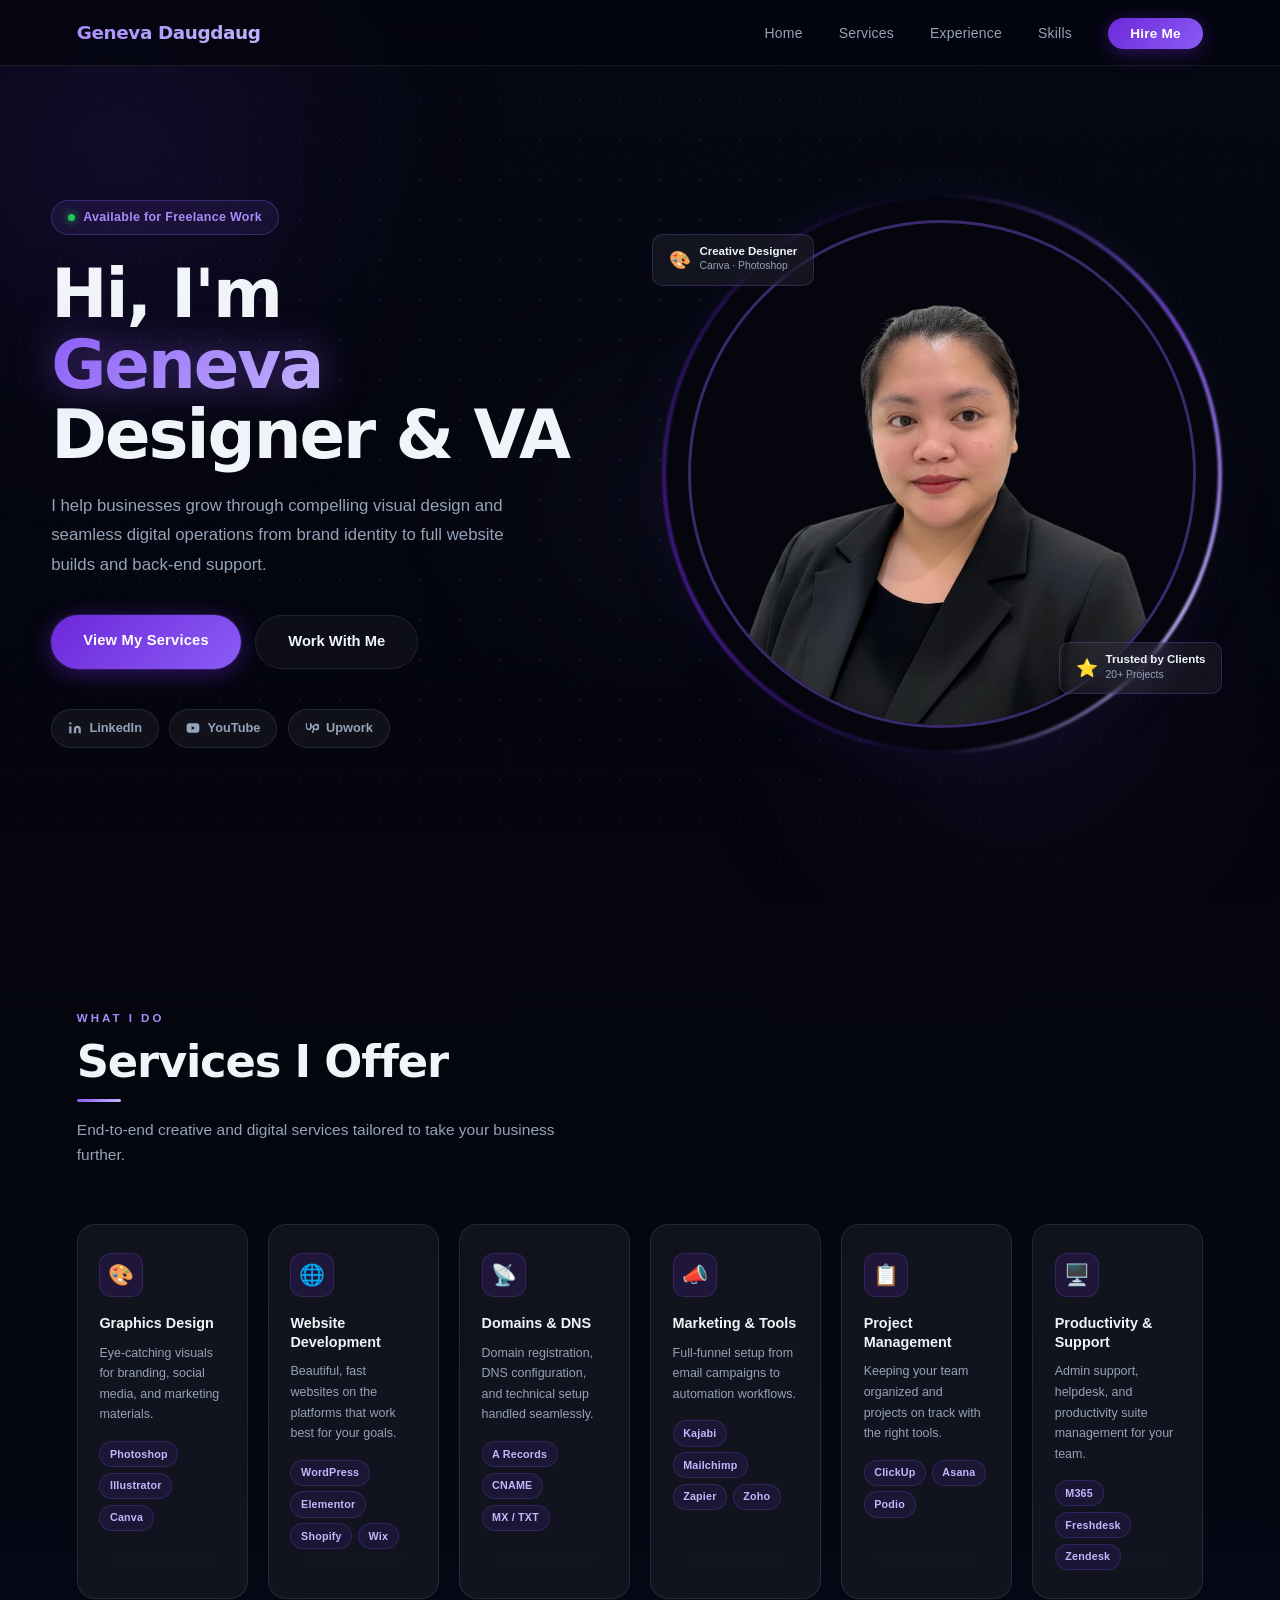
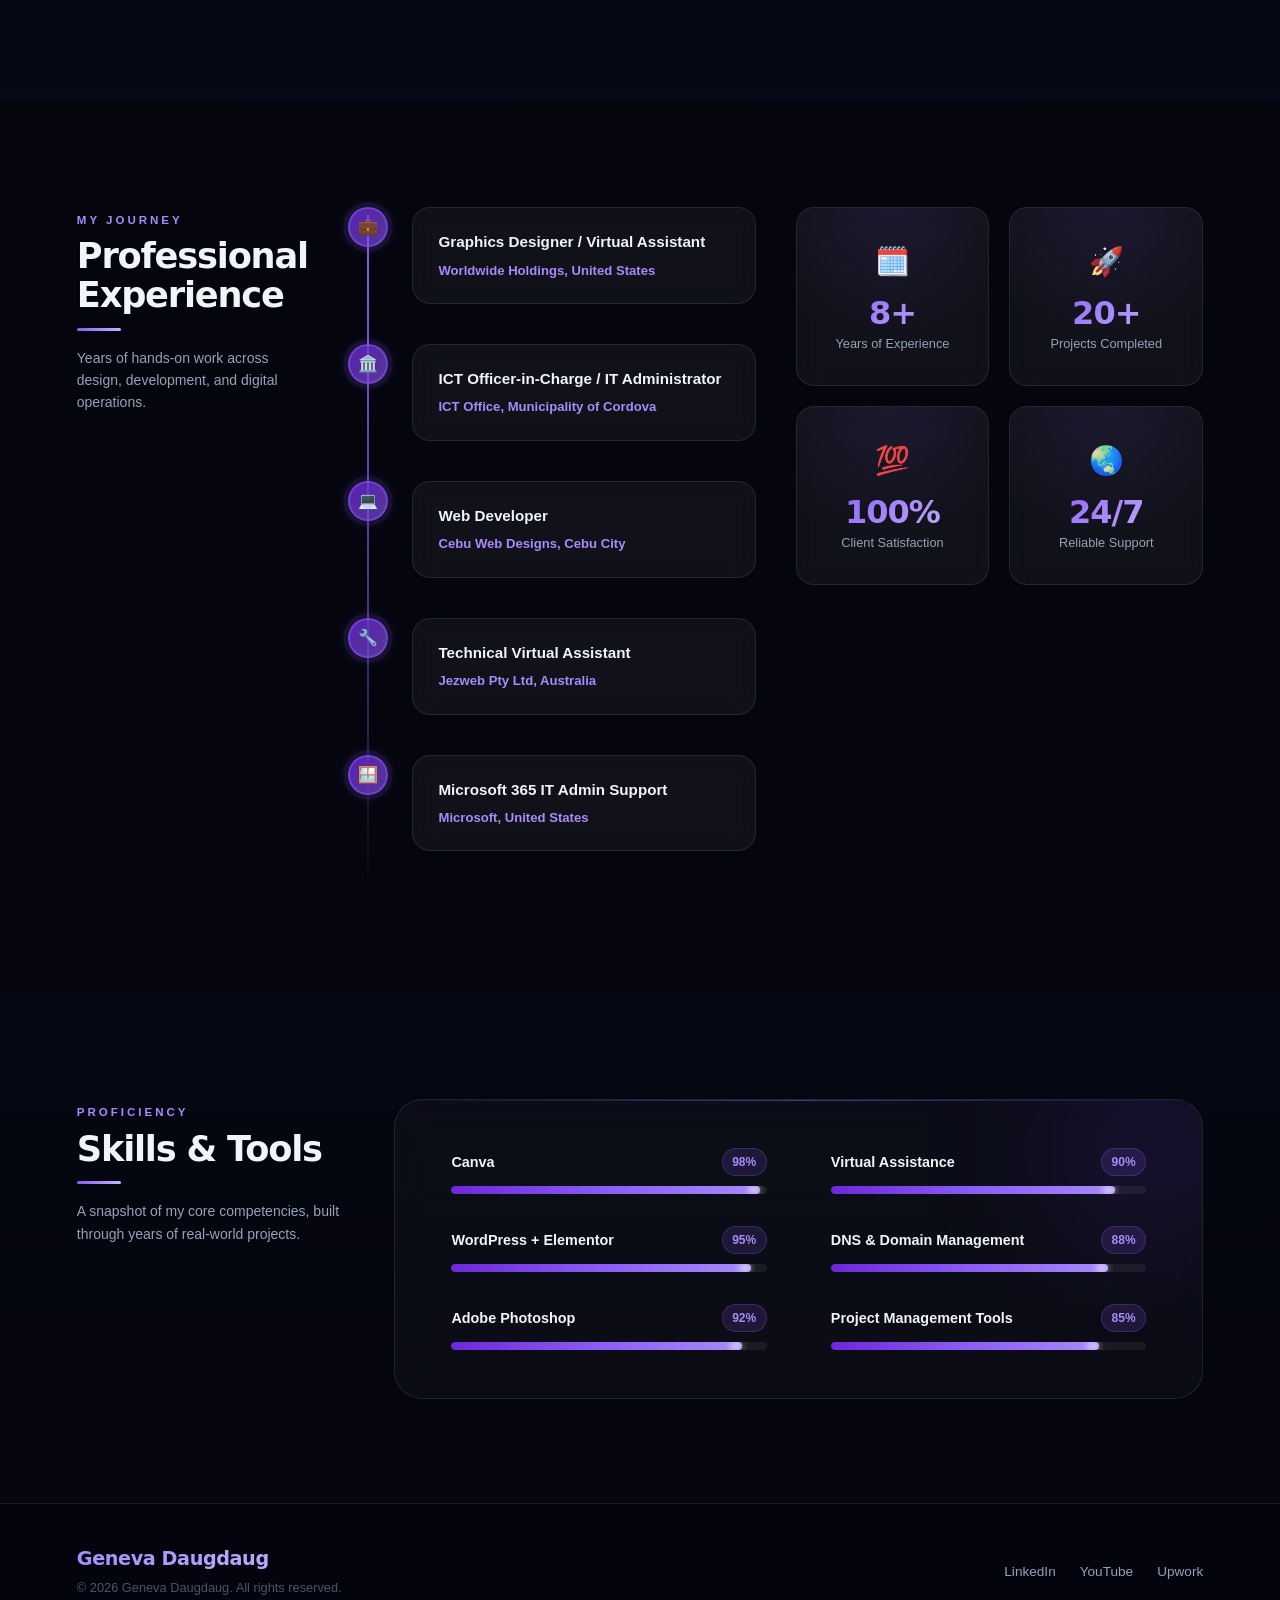
<file: index.html>
﻿<!DOCTYPE html>
<html lang="en">
<head>
  <meta charset="UTF-8" />
  <meta name="viewport" content="width=device-width, initial-scale=1.0" />
  <title>Geneva Daugdaug - Designer & Virtual Assistant</title>
  <link rel="icon" type="image/svg+xml" href="favicon.svg" />
  <link rel="stylesheet" href="style.css" />
</head>
<body>

  <!-- ── NAV ── -->
  <nav>
    <span class="nav-logo">Geneva Daugdaug</span>
    <ul class="nav-links">
      <li><a href="#hero">Home</a></li>
      <li><a href="#services">Services</a></li>
      <li><a href="#experience">Experience</a></li>
      <li><a href="#skills">Skills</a></li>
      <li><a href="https://www.upwork.com/freelancers/~018397ada8abcbda99" target="_blank" class="nav-hire">Hire Me</a></li>
    </ul>
  </nav>

  <!-- ── HERO ── -->
  <section id="hero">
    <div class="hero-orb-1"></div>
    <div class="hero-orb-2"></div>
    <div class="hero-orb-3"></div>

    <!-- Left -->
    <div class="hero-left">
      <div class="badge">
        <span class="badge-dot"></span>
        Available for Freelance Work
      </div>

      <h1 class="hero-headline">
        Hi, I'm<br/>
        <span class="name-glow">Geneva</span><br/>
        Designer &amp; VA
      </h1>

      <p class="hero-sub">
        I help businesses grow through compelling visual design and seamless digital operations from brand identity to full website builds and back-end support.
      </p>

      <div class="hero-actions">
        <a href="#services" class="btn-fill">View My Services</a>
        <a href="https://www.upwork.com/freelancers/~018397ada8abcbda99" target="_blank" class="btn-outline">Work With Me</a>
      </div>

      <div class="social-pills">
        <a href="https://www.linkedin.com/in/geneva-daugdaug-bb7b15140/" target="_blank" class="social-pill">
          <svg viewBox="0 0 24 24" fill="currentColor"><path d="M16 8a6 6 0 0 1 6 6v7h-4v-7a2 2 0 0 0-4 0v7h-4v-7a6 6 0 0 1 6-6zM2 9h4v12H2z"/><circle cx="4" cy="4" r="2"/></svg>
          LinkedIn
        </a>
        <a href="https://www.youtube.com/channel/UCPqZDycrBTsmSQRcVuM3-6Q" target="_blank" class="social-pill">
          <svg viewBox="0 0 24 24" fill="currentColor"><path d="M22.54 6.42a2.78 2.78 0 0 0-1.95-1.96C18.88 4 12 4 12 4s-6.88 0-8.59.46A2.78 2.78 0 0 0 1.46 6.42 29 29 0 0 0 1 12a29 29 0 0 0 .46 5.58 2.78 2.78 0 0 0 1.95 1.96C5.12 20 12 20 12 20s6.88 0 8.59-.46a2.78 2.78 0 0 0 1.96-1.96A29 29 0 0 0 23 12a29 29 0 0 0-.46-5.58z"/><polygon points="9.75 15.02 15.5 12 9.75 8.98 9.75 15.02" fill="#04050d"/></svg>
          YouTube
        </a>
        <a href="https://www.upwork.com/freelancers/~018397ada8abcbda99" target="_blank" class="social-pill">
          <svg viewBox="0 0 24 24" fill="currentColor"><path d="M18.561 13.158c-1.102 0-2.135-.467-3.074-1.227l.228-1.076.008-.042c.207-1.143.849-3.06 2.839-3.06 1.492 0 2.703 1.212 2.703 2.703-.001 1.489-1.212 2.702-2.704 2.702zm0-8.14c-2.539 0-4.51 1.649-5.31 4.366-1.22-1.834-2.148-4.036-2.687-5.892H8.559v7.112c-.002 1.406-1.141 2.546-2.547 2.546-1.405 0-2.543-1.14-2.543-2.546V3.492H1.468v7.112c0 2.815 2.293 5.109 5.109 5.109 2.815 0 5.108-2.294 5.108-5.109v-1.19c.529 1.107 1.182 2.229 1.974 3.221l-1.673 7.873h2.521l1.213-5.71c1.063.679 2.285 1.109 3.841 1.109 3.1 0 5.623-2.523 5.623-5.623 0-3.1-2.523-5.623-5.623-5.623z"/></svg>
          Upwork
        </a>
      </div>
    </div>

    <!-- Right -->
    <div class="hero-right">
      <div class="portrait-scene">
        <div class="portrait-glow"></div>
        <div class="ring-outer"></div>

        <div class="portrait-img">
          <picture>
            <source srcset="imgs/gnv-nobg.webp" type="image/webp" />
            <img src="imgs/gnv-nobg.png" alt="Geneva Daugdaug" />
          </picture>
        </div>

        <!-- Floating particles -->
        <div class="particle p1"></div>
        <div class="particle p2"></div>
        <div class="particle p3"></div>
        <div class="particle p4"></div>
        <div class="particle p5"></div>
        <div class="particle p6"></div>
        <div class="particle p7"></div>
        <div class="particle p8"></div>

        <!-- Floating chips -->
        <div class="stat-chip chip-1">
          <span class="chip-icon">🎨</span>
          <div><div class="chip-label">Creative Designer</div><div class="chip-sub">Canva · Photoshop</div></div>
        </div>
        <div class="stat-chip chip-2">
          <span class="chip-icon">⭐</span>
          <div><div class="chip-label">Trusted by Clients</div><div class="chip-sub">20+ Projects</div></div>
        </div>
      </div>
    </div>
  </section>

  <!-- ── SERVICES ── -->
  <section id="services">
    <p class="section-eyebrow">What I Do</p>
    <h2 class="section-title">Services I Offer</h2>
    <div class="section-line"></div>
    <p class="section-desc">End-to-end creative and digital services tailored to take your business further.</p>

    <div class="services-grid">

      <div class="service-card reveal">
        <div class="service-icon-wrap">🎨</div>
        <div class="service-name">Graphics Design</div>
        <p class="service-desc">Eye-catching visuals for branding, social media, and marketing materials.</p>
        <div class="tag-group">
          <span class="tag">Photoshop</span>
          <span class="tag">Illustrator</span>
          <span class="tag">Canva</span>
        </div>
      </div>

      <div class="service-card reveal reveal-delay-1">
        <div class="service-icon-wrap">🌐</div>
        <div class="service-name">Website Development</div>
        <p class="service-desc">Beautiful, fast websites on the platforms that work best for your goals.</p>
        <div class="tag-group">
          <span class="tag">WordPress</span>
          <span class="tag">Elementor</span>
          <span class="tag">Shopify</span>
          <span class="tag">Wix</span>
        </div>
      </div>

      <div class="service-card reveal reveal-delay-2">
        <div class="service-icon-wrap">📡</div>
        <div class="service-name">Domains &amp; DNS</div>
        <p class="service-desc">Domain registration, DNS configuration, and technical setup handled seamlessly.</p>
        <div class="tag-group">
          <span class="tag">A Records</span>
          <span class="tag">CNAME</span>
          <span class="tag">MX / TXT</span>
        </div>
      </div>

      <div class="service-card reveal reveal-delay-3">
        <div class="service-icon-wrap">📣</div>
        <div class="service-name">Marketing &amp; Tools</div>
        <p class="service-desc">Full-funnel setup from email campaigns to automation workflows.</p>
        <div class="tag-group">
          <span class="tag">Kajabi</span>
          <span class="tag">Mailchimp</span>
          <span class="tag">Zapier</span>
          <span class="tag">Zoho</span>
        </div>
      </div>

      <div class="service-card reveal reveal-delay-4">
        <div class="service-icon-wrap">📋</div>
        <div class="service-name">Project Management</div>
        <p class="service-desc">Keeping your team organized and projects on track with the right tools.</p>
        <div class="tag-group">
          <span class="tag">ClickUp</span>
          <span class="tag">Asana</span>
          <span class="tag">Podio</span>
        </div>
      </div>

      <div class="service-card reveal reveal-delay-5">
        <div class="service-icon-wrap">🖥️</div>
        <div class="service-name">Productivity &amp; Support</div>
        <p class="service-desc">Admin support, helpdesk, and productivity suite management for your team.</p>
        <div class="tag-group">
          <span class="tag">M365</span>
          <span class="tag">Freshdesk</span>
          <span class="tag">Zendesk</span>
        </div>
      </div>

    </div>
  </section>

  <!-- ── EXPERIENCE ── -->
  <section id="experience">
    <div class="exp-layout">

      <!-- Left: Header -->
      <div class="exp-header reveal">
        <p class="section-eyebrow">My Journey</p>
        <h2 class="section-title">Professional Experience</h2>
        <div class="section-line"></div>
        <p class="section-desc">Years of hands-on work across design, development, and digital operations.</p>
      </div>

      <!-- Center: Timeline -->
      <div class="timeline">

        <div class="tl-item reveal">
          <div class="tl-icon">💼</div>
          <div class="tl-card">
            <div class="tl-role">Graphics Designer / Virtual Assistant</div>
            <div class="tl-org">Worldwide Holdings, United States</div>
          </div>
        </div>

        <div class="tl-item reveal reveal-delay-1">
          <div class="tl-icon">🏛️</div>
          <div class="tl-card">
            <div class="tl-role">ICT Officer-in-Charge / IT Administrator</div>
            <div class="tl-org">ICT Office, Municipality of Cordova</div>
          </div>
        </div>

        <div class="tl-item reveal reveal-delay-2">
          <div class="tl-icon">💻</div>
          <div class="tl-card">
            <div class="tl-role">Web Developer</div>
            <div class="tl-org">Cebu Web Designs, Cebu City</div>
          </div>
        </div>

        <div class="tl-item reveal reveal-delay-3">
          <div class="tl-icon">🔧</div>
          <div class="tl-card">
            <div class="tl-role">Technical Virtual Assistant</div>
            <div class="tl-org">Jezweb Pty Ltd, Australia</div>
          </div>
        </div>

        <div class="tl-item reveal reveal-delay-4">
          <div class="tl-icon">🪟</div>
          <div class="tl-card">
            <div class="tl-role">Microsoft 365 IT Admin Support</div>
            <div class="tl-org">Microsoft, United States</div>
          </div>
        </div>

      </div>

      <!-- Stats -->
      <div class="stats-grid">

        <div class="stat-card reveal">
          <div class="stat-emoji">🗓️</div>
          <div class="stat-num">8+</div>
          <div class="stat-label">Years of Experience</div>
        </div>

        <div class="stat-card reveal reveal-delay-1">
          <div class="stat-emoji">🚀</div>
          <div class="stat-num">20+</div>
          <div class="stat-label">Projects Completed</div>
        </div>

        <div class="stat-card reveal reveal-delay-2">
          <div class="stat-emoji">💯</div>
          <div class="stat-num">100%</div>
          <div class="stat-label">Client Satisfaction</div>
        </div>

        <div class="stat-card reveal reveal-delay-3">
          <div class="stat-emoji">🌏</div>
          <div class="stat-num">24/7</div>
          <div class="stat-label">Reliable Support</div>
        </div>

      </div>
    </div>
  </section>

  <!-- ── SKILLS ── -->
  <section id="skills">
    <div class="skills-layout">

      <!-- Left: Header -->
      <div class="skills-header reveal">
        <p class="section-eyebrow">Proficiency</p>
        <h2 class="section-title">Skills &amp; Tools</h2>
        <div class="section-line"></div>
        <p class="section-desc">A snapshot of my core competencies, built through years of real-world projects.</p>
      </div>

      <!-- Right: Panel -->
      <div class="skills-panel reveal">
      <div class="skills-panel-glow"></div>

      <div class="skill-row">

        <div class="skill-item">
          <div class="skill-head">
            <span class="skill-name">Canva</span>
            <span class="skill-pct">98%</span>
          </div>
          <div class="skill-bar"><div class="skill-fill" data-width="98"></div></div>
        </div>

        <div class="skill-item">
          <div class="skill-head">
            <span class="skill-name">Virtual Assistance</span>
            <span class="skill-pct">90%</span>
          </div>
          <div class="skill-bar"><div class="skill-fill" data-width="90"></div></div>
        </div>

        <div class="skill-item">
          <div class="skill-head">
            <span class="skill-name">WordPress + Elementor</span>
            <span class="skill-pct">95%</span>
          </div>
          <div class="skill-bar"><div class="skill-fill" data-width="95"></div></div>
        </div>

        <div class="skill-item">
          <div class="skill-head">
            <span class="skill-name">DNS &amp; Domain Management</span>
            <span class="skill-pct">88%</span>
          </div>
          <div class="skill-bar"><div class="skill-fill" data-width="88"></div></div>
        </div>

        <div class="skill-item">
          <div class="skill-head">
            <span class="skill-name">Adobe Photoshop</span>
            <span class="skill-pct">92%</span>
          </div>
          <div class="skill-bar"><div class="skill-fill" data-width="92"></div></div>
        </div>

        <div class="skill-item">
          <div class="skill-head">
            <span class="skill-name">Project Management Tools</span>
            <span class="skill-pct">85%</span>
          </div>
          <div class="skill-bar"><div class="skill-fill" data-width="85"></div></div>
        </div>

      </div>
    </div>

    </div><!-- end skills-layout -->
  </section>

  <!-- ── FOOTER ── -->
  <footer>
    <div class="footer-left">
      <div class="nav-logo">Geneva Daugdaug</div>
      <p class="footer-copy">© 2026 Geneva Daugdaug. All rights reserved.</p>
    </div>
    <div class="footer-right">
      <a href="https://www.linkedin.com/in/geneva-daugdaug-bb7b15140/" target="_blank" class="footer-link">LinkedIn</a>
      <a href="https://www.youtube.com/channel/UCPqZDycrBTsmSQRcVuM3-6Q" target="_blank" class="footer-link">YouTube</a>
      <a href="https://www.upwork.com/freelancers/~018397ada8abcbda99" target="_blank" class="footer-link">Upwork</a>
    </div>
  </footer>

  <script>
    // ── Scroll reveal + skill bar animation ──
    const revealEls = document.querySelectorAll('.reveal');
    const skillFills = document.querySelectorAll('.skill-fill');
    let skillsAnimated = false;

    const observer = new IntersectionObserver((entries) => {
      entries.forEach(entry => {
        if (entry.isIntersecting) {
          entry.target.classList.add('visible');
        }
      });
    }, { threshold: 0.12 });

    revealEls.forEach(el => observer.observe(el));

    // Animate skill bars when skills section enters view
    const skillsSection = document.getElementById('skills');
    const skillObserver = new IntersectionObserver((entries) => {
      if (entries[0].isIntersecting && !skillsAnimated) {
        skillsAnimated = true;
        // Stagger each bar
        skillFills.forEach((fill, i) => {
          setTimeout(() => {
            fill.style.width = fill.dataset.width + '%';
          }, i * 120);
        });
      }
    }, { threshold: 0.3 });

    if (skillsSection) skillObserver.observe(skillsSection);

    // ── Subtle parallax on hero orbs ──
    document.addEventListener('mousemove', (e) => {
      const x = (e.clientX / window.innerWidth - 0.5) * 20;
      const y = (e.clientY / window.innerHeight - 0.5) * 20;
      const orb1 = document.querySelector('.hero-orb-1');
      const orb2 = document.querySelector('.hero-orb-2');
      if (orb1) orb1.style.transform = `translate(${x * 0.6}px, ${y * 0.6}px)`;
      if (orb2) orb2.style.transform = `translate(${-x * 0.4}px, ${-y * 0.4}px)`;
    });
  </script>
</body>
</html>
</file>
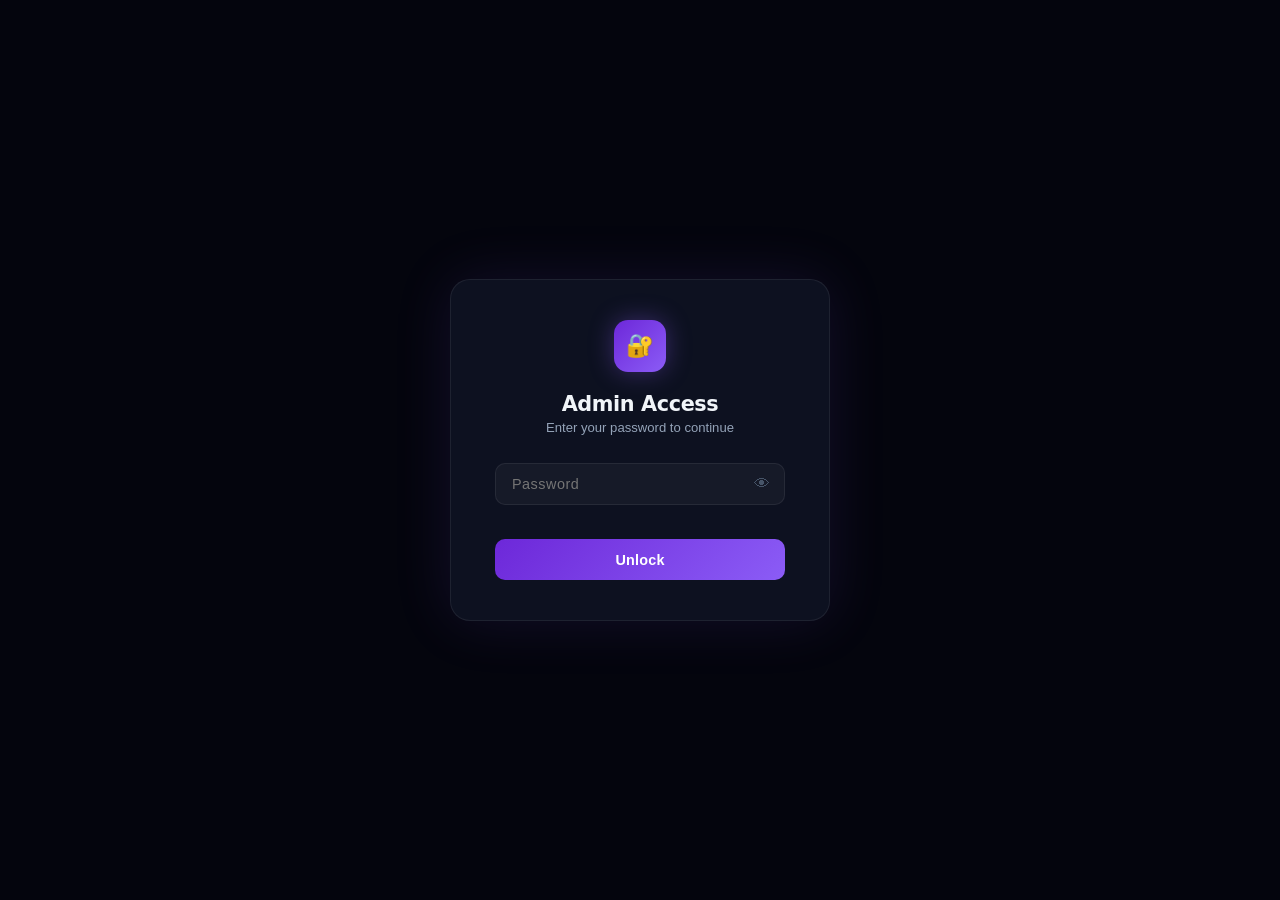
<file: admin.html>
<!DOCTYPE html>
<html lang="en">
<head>
  <meta charset="UTF-8" />
  <meta name="viewport" content="width=device-width, initial-scale=1.0" />
  <title>Admin Panel - Geneva Daugdaug Portfolio</title>
  <style>
    *, *::before, *::after { box-sizing: border-box; margin: 0; padding: 0; }

    :root {
      --bg:           #04050d;
      --surface:      #080b16;
      --surface-2:    #0d1120;
      --card:         rgba(255,255,255,0.04);
      --card-hover:   rgba(255,255,255,0.06);
      --border:       rgba(255,255,255,0.07);
      --border-hover: rgba(139,92,246,0.3);
      --purple-1:     #6d28d9;
      --purple-2:     #8b5cf6;
      --purple-3:     #a78bfa;
      --purple-4:     #c4b5fd;
      --text:         #f1f5f9;
      --muted:        #94a3b8;
      --dim:          #475569;
      --green:        #22c55e;
      --blue:         #60a5fa;
      --orange:       #fb923c;
      --red:          #f87171;
      --sidebar-w:    240px;
      --topbar-h:     58px;
    }

    html { scroll-behavior: smooth; }
    body {
      font-family: -apple-system, BlinkMacSystemFont, 'Segoe UI', Roboto, sans-serif;
      background: var(--bg);
      color: var(--text);
      min-height: 100vh;
      display: flex;
      flex-direction: column;
    }

    /* ── TOPBAR ── */
    .topbar {
      position: fixed;
      top: 0; left: 0; right: 0;
      height: var(--topbar-h);
      background: rgba(4,5,13,0.9);
      backdrop-filter: blur(20px);
      border-bottom: 1px solid var(--border);
      display: flex;
      align-items: center;
      justify-content: space-between;
      padding: 0 1.5rem 0 calc(var(--sidebar-w) + 1.5rem);
      z-index: 100;
    }
    .topbar-left { display: flex; align-items: center; gap: 0.75rem; }
    .topbar-page {
      font-size: 0.92rem;
      font-weight: 600;
      color: var(--text);
    }
    .topbar-sep { color: var(--dim); font-size: 0.85rem; }
    .topbar-sub { color: var(--muted); font-size: 0.82rem; }
    .topbar-right { display: flex; align-items: center; gap: 0.75rem; }
    .topbar-btn {
      display: flex; align-items: center; gap: 0.4rem;
      background: var(--card);
      border: 1px solid var(--border);
      color: var(--muted);
      text-decoration: none;
      padding: 0.4rem 0.9rem;
      border-radius: 8px;
      font-size: 0.78rem;
      font-weight: 600;
      cursor: pointer;
      transition: all 0.2s;
    }
    .topbar-btn:hover { color: var(--text); border-color: var(--border-hover); background: var(--card-hover); }
    .topbar-btn.primary {
      background: linear-gradient(135deg, var(--purple-1), var(--purple-2));
      border-color: transparent;
      color: #fff;
    }
    .topbar-btn.primary:hover { opacity: 0.88; }

    /* ── SIDEBAR ── */
    .sidebar {
      position: fixed;
      top: 0; left: 0; bottom: 0;
      width: var(--sidebar-w);
      background: var(--surface);
      border-right: 1px solid var(--border);
      display: flex;
      flex-direction: column;
      z-index: 200;
      overflow-y: auto;
    }

    .sidebar-brand {
      padding: 1.1rem 1.25rem;
      border-bottom: 1px solid var(--border);
      display: flex;
      align-items: center;
      gap: 0.65rem;
    }
    .brand-icon {
      width: 32px; height: 32px;
      background: linear-gradient(135deg, var(--purple-1), var(--purple-2));
      border-radius: 8px;
      display: flex; align-items: center; justify-content: center;
      font-size: 0.9rem;
      flex-shrink: 0;
    }
    .brand-text { line-height: 1.2; }
    .brand-name {
      font-family: 'Segoe UI', system-ui, -apple-system, sans-serif;
      font-size: 0.88rem;
      font-weight: 800;
      background: linear-gradient(135deg, var(--purple-3), var(--purple-4));
      -webkit-background-clip: text;
      -webkit-text-fill-color: transparent;
    }
    .brand-sub { font-size: 0.68rem; color: var(--dim); font-weight: 500; }

    .sidebar-nav { padding: 1.25rem 0.75rem; flex: 1; }
    .nav-section { margin-bottom: 1.5rem; }
    .nav-section-label {
      font-size: 0.65rem;
      font-weight: 700;
      letter-spacing: 1.5px;
      text-transform: uppercase;
      color: var(--dim);
      padding: 0 0.5rem;
      margin-bottom: 0.4rem;
    }
    .nav-item {
      display: flex;
      align-items: center;
      gap: 0.6rem;
      padding: 0.55rem 0.75rem;
      border-radius: 8px;
      color: var(--muted);
      text-decoration: none;
      font-size: 0.83rem;
      font-weight: 500;
      transition: all 0.2s;
      cursor: pointer;
      border: none;
      background: none;
      width: 100%;
      text-align: left;
    }
    .nav-item:hover { color: var(--text); background: rgba(255,255,255,0.05); }
    .nav-item.active { color: var(--purple-3); background: rgba(139,92,246,0.1); }
    .nav-item-icon { font-size: 0.95rem; width: 18px; text-align: center; }
    .nav-badge {
      margin-left: auto;
      font-size: 0.6rem;
      font-weight: 700;
      padding: 0.15rem 0.45rem;
      border-radius: 4px;
      background: rgba(139,92,246,0.15);
      color: var(--purple-3);
    }

    .sidebar-footer {
      padding: 1rem 1.25rem;
      border-top: 1px solid var(--border);
    }
    .sidebar-user {
      display: flex; align-items: center; gap: 0.65rem;
    }
    .user-avatar {
      width: 30px; height: 30px;
      border-radius: 50%;
      background: linear-gradient(135deg, var(--purple-1), var(--purple-2));
      display: flex; align-items: center; justify-content: center;
      font-size: 0.75rem;
      font-weight: 700;
      flex-shrink: 0;
    }
    .user-name { font-size: 0.8rem; font-weight: 600; line-height: 1.2; }
    .user-role { font-size: 0.68rem; color: var(--dim); }
    .status-dot { width: 7px; height: 7px; background: var(--green); border-radius: 50%; box-shadow: 0 0 6px var(--green); margin-left: auto; }

    /* ── MAIN ── */
    .main {
      margin-left: var(--sidebar-w);
      margin-top: var(--topbar-h);
      flex: 1;
      padding: 2.5rem 2.5rem 5rem;
    }

    /* ── PANELS ── */
    .panel { display: none; }
    .panel.active { display: block; }

    /* ── DASHBOARD ── */
    .dash-welcome {
      margin-bottom: 2rem;
    }
    .dash-welcome h1 {
      font-family: 'Segoe UI', system-ui, -apple-system, sans-serif;
      font-size: 1.6rem;
      font-weight: 800;
      letter-spacing: -0.5px;
      margin-bottom: 0.3rem;
    }
    .dash-welcome p { color: var(--muted); font-size: 0.9rem; }

    .stats-grid {
      display: grid;
      grid-template-columns: repeat(4, 1fr);
      gap: 1rem;
      margin-bottom: 2rem;
    }
    .stat-card {
      background: var(--card);
      border: 1px solid var(--border);
      border-radius: 14px;
      padding: 1.25rem 1.4rem;
      transition: all 0.2s;
    }
    .stat-card:hover { border-color: var(--border-hover); background: var(--card-hover); }
    .stat-label { font-size: 0.75rem; font-weight: 600; color: var(--muted); text-transform: uppercase; letter-spacing: 0.5px; margin-bottom: 0.5rem; }
    .stat-value {
      font-family: 'Segoe UI', system-ui, -apple-system, sans-serif;
      font-size: 1.75rem;
      font-weight: 800;
      letter-spacing: -1px;
      background: linear-gradient(135deg, var(--purple-2), var(--purple-4));
      -webkit-background-clip: text;
      -webkit-text-fill-color: transparent;
    }
    .stat-sub { font-size: 0.72rem; color: var(--dim); margin-top: 0.25rem; }

    .dash-grid {
      display: grid;
      grid-template-columns: 1fr 1fr;
      gap: 1.25rem;
    }
    .dash-card {
      background: var(--card);
      border: 1px solid var(--border);
      border-radius: 14px;
      padding: 1.5rem;
    }
    .dash-card-title {
      font-weight: 700;
      font-size: 0.9rem;
      margin-bottom: 1.25rem;
      display: flex;
      align-items: center;
      gap: 0.5rem;
    }
    .quick-link {
      display: flex;
      align-items: center;
      gap: 0.75rem;
      padding: 0.65rem 0.75rem;
      border-radius: 8px;
      text-decoration: none;
      color: var(--muted);
      font-size: 0.85rem;
      font-weight: 500;
      transition: all 0.2s;
      border: 1px solid transparent;
      margin-bottom: 0.4rem;
    }
    .quick-link:hover { background: rgba(139,92,246,0.07); border-color: rgba(139,92,246,0.2); color: var(--text); }
    .quick-link-icon { font-size: 1rem; width: 20px; text-align: center; }
    .quick-link-arrow { margin-left: auto; color: var(--dim); font-size: 0.75rem; }

    .recent-item {
      display: flex;
      align-items: flex-start;
      gap: 0.75rem;
      padding: 0.65rem 0;
      border-bottom: 1px solid rgba(255,255,255,0.04);
      font-size: 0.82rem;
    }
    .recent-item:last-child { border-bottom: none; padding-bottom: 0; }
    .recent-dot { width: 8px; height: 8px; border-radius: 50%; flex-shrink: 0; margin-top: 4px; }
    .dot-purple { background: var(--purple-2); }
    .dot-blue   { background: var(--blue); }
    .dot-green  { background: var(--green); }
    .dot-orange { background: var(--orange); }
    .recent-text { color: var(--muted); flex: 1; line-height: 1.5; }
    .recent-text strong { color: var(--text); }
    .recent-date { color: var(--dim); font-size: 0.72rem; flex-shrink: 0; font-family: 'Courier New', Courier, monospace; }

    /* ── SECTION HEADER ── */
    .section-header {
      display: flex;
      align-items: flex-end;
      justify-content: space-between;
      margin-bottom: 2rem;
      flex-wrap: wrap;
      gap: 1rem;
    }
    .section-eyebrow {
      font-size: 0.68rem;
      font-weight: 700;
      letter-spacing: 2.5px;
      text-transform: uppercase;
      color: var(--purple-3);
      margin-bottom: 0.4rem;
    }
    .section-title {
      font-family: 'Segoe UI', system-ui, -apple-system, sans-serif;
      font-size: 1.6rem;
      font-weight: 800;
      letter-spacing: -0.6px;
      line-height: 1.1;
    }
    .section-desc { color: var(--muted); font-size: 0.875rem; margin-top: 0.35rem; }

    /* ── CHANGELOG PANEL ── */
    .timeline-wrap { max-width: 720px; }
    .tl-block { position: relative; padding-left: 2rem; margin-bottom: 3.5rem; }
    .tl-block::before {
      content: '';
      position: absolute;
      left: 0; top: 10px; bottom: -3.5rem;
      width: 2px;
      background: linear-gradient(to bottom, var(--purple-2), rgba(139,92,246,0.1));
    }
    .tl-block:last-child::before { display: none; }
    .tl-dot {
      position: absolute;
      left: -7px; top: 6px;
      width: 16px; height: 16px;
      border-radius: 50%;
      background: linear-gradient(135deg, var(--purple-1), var(--purple-2));
      border: 2px solid var(--bg);
      box-shadow: 0 0 0 3px rgba(139,92,246,0.2);
    }
    .tl-dot.latest {
      box-shadow: 0 0 0 3px rgba(139,92,246,0.3), 0 0 16px rgba(139,92,246,0.5);
      animation: dot-glow 2.5s ease-in-out infinite;
    }
    @keyframes dot-glow {
      0%, 100% { box-shadow: 0 0 0 3px rgba(139,92,246,0.3), 0 0 16px rgba(139,92,246,0.5); }
      50%       { box-shadow: 0 0 0 5px rgba(139,92,246,0.2), 0 0 24px rgba(139,92,246,0.6); }
    }
    .tl-header {
      display: flex; align-items: center; gap: 0.75rem;
      margin-bottom: 1rem; flex-wrap: wrap;
    }
    .tl-version { font-family: 'Courier New', Courier, monospace; font-size: 0.9rem; font-weight: 500; color: var(--purple-3); }
    .tl-vname { font-weight: 700; font-size: 1rem; }
    .tl-date { font-size: 0.72rem; color: var(--dim); font-family: 'Courier New', Courier, monospace; margin-left: auto; }
    .v-badge {
      font-size: 0.62rem; font-weight: 700; padding: 0.18rem 0.55rem;
      border-radius: 4px; text-transform: uppercase; letter-spacing: 0.5px;
    }
    .v-latest  { background: rgba(139,92,246,0.15); color: var(--purple-3); border: 1px solid rgba(139,92,246,0.3); }
    .v-feature { background: rgba(96,165,250,0.12); color: var(--blue);     border: 1px solid rgba(96,165,250,0.3); }
    .v-init    { background: rgba(251,146,60,0.12); color: var(--orange);   border: 1px solid rgba(251,146,60,0.3); }

    .tl-card {
      background: var(--card);
      border: 1px solid var(--border);
      border-radius: 14px;
      padding: 1.25rem 1.5rem;
      margin-bottom: 0.75rem;
      transition: border-color 0.2s;
    }
    .tl-card:hover { border-color: rgba(139,92,246,0.2); }
    .tl-cat {
      display: flex; align-items: center; gap: 0.4rem;
      font-size: 0.68rem; font-weight: 700; letter-spacing: 1.2px;
      text-transform: uppercase; color: var(--muted); margin-bottom: 0.85rem;
    }
    .change-row {
      display: flex; align-items: flex-start; gap: 0.6rem;
      padding: 0.35rem 0; font-size: 0.83rem;
      border-bottom: 1px solid rgba(255,255,255,0.04);
    }
    .change-row:last-child { border-bottom: none; padding-bottom: 0; }
    .cpill {
      flex-shrink: 0;
      font-size: 0.6rem; font-weight: 700; padding: 0.14rem 0.45rem;
      border-radius: 4px; text-transform: uppercase; letter-spacing: 0.4px; margin-top: 2px;
    }
    .cp-new    { background: rgba(139,92,246,0.15); color: var(--purple-3); }
    .cp-added  { background: rgba(96,165,250,0.12); color: var(--blue); }
    .cp-deploy { background: rgba(251,146,60,0.12); color: var(--orange); }
    .cp-init   { background: rgba(248,113,113,0.1); color: var(--red); }
    .cp-fix    { background: rgba(34,197,94,0.12);  color: #4ade80; }
    .change-row-text { flex: 1; color: var(--muted); line-height: 1.55; }
    .change-row-text strong { color: var(--text); font-weight: 600; }

    /* ── DOCS PANEL ── */
    .docs-layout { display: grid; grid-template-columns: 200px 1fr; gap: 2rem; align-items: start; }
    .docs-toc {
      background: var(--card);
      border: 1px solid var(--border);
      border-radius: 14px;
      padding: 1.25rem;
      position: sticky;
      top: calc(var(--topbar-h) + 2.5rem);
    }
    .docs-toc-title { font-size: 0.7rem; font-weight: 700; letter-spacing: 1.5px; text-transform: uppercase; color: var(--dim); margin-bottom: 0.75rem; }
    .toc-item {
      display: block;
      padding: 0.35rem 0.5rem;
      border-radius: 6px;
      color: var(--muted);
      text-decoration: none;
      font-size: 0.78rem;
      font-weight: 500;
      transition: all 0.15s;
      margin-bottom: 0.1rem;
    }
    .toc-item:hover { color: var(--text); background: rgba(255,255,255,0.05); }
    .toc-item.sub { padding-left: 1rem; font-size: 0.74rem; color: var(--dim); }
    .toc-item.sub:hover { color: var(--muted); }

    .docs-content h2 {
      font-family: 'Segoe UI', system-ui, -apple-system, sans-serif;
      font-size: 1.2rem;
      font-weight: 800;
      letter-spacing: -0.3px;
      margin: 2.5rem 0 1rem;
      padding-top: 2rem;
      border-top: 1px solid var(--border);
      scroll-margin-top: calc(var(--topbar-h) + 1rem);
    }
    .docs-content h2:first-child { margin-top: 0; padding-top: 0; border-top: none; }
    .docs-content h3 {
      font-size: 0.9rem; font-weight: 700; color: var(--purple-3);
      margin: 1.5rem 0 0.6rem;
      scroll-margin-top: calc(var(--topbar-h) + 1rem);
    }
    .docs-content p { color: var(--muted); font-size: 0.875rem; line-height: 1.8; margin-bottom: 1rem; }

    .doc-table {
      width: 100%; border-collapse: collapse; margin: 1.25rem 0; font-size: 0.82rem;
    }
    .doc-table th {
      background: rgba(139,92,246,0.07); border: 1px solid var(--border);
      padding: 0.6rem 1rem; text-align: left; font-weight: 600;
      font-size: 0.72rem; color: var(--purple-3); letter-spacing: 0.3px;
    }
    .doc-table td {
      border: 1px solid var(--border); padding: 0.6rem 1rem;
      color: var(--muted); vertical-align: top;
    }
    .doc-table tr:hover td { background: rgba(255,255,255,0.02); }
    code {
      font-family: 'Courier New', Courier, monospace;
      background: rgba(139,92,246,0.1);
      color: var(--purple-3);
      padding: 0.12rem 0.4rem;
      border-radius: 4px;
      font-size: 0.8em;
    }

    .code-block {
      background: rgba(0,0,0,0.5);
      border: 1px solid var(--border);
      border-radius: 12px;
      padding: 1.1rem 1.4rem;
      margin: 1rem 0;
      overflow-x: auto;
    }
    .code-block pre {
      font-family: 'Courier New', Courier, monospace;
      font-size: 0.8rem;
      line-height: 1.7;
      color: #e2e8f0;
    }
    .code-label { font-size: 0.65rem; font-weight: 700; letter-spacing: 1px; text-transform: uppercase; color: var(--dim); margin-bottom: 0.4rem; }
    .t-p { color: var(--purple-3); }
    .t-b { color: #7dd3fc; }
    .t-g { color: #86efac; }
    .t-o { color: #fdba74; }
    .t-d { color: #64748b; }

    .callout {
      border-radius: 10px; padding: 0.9rem 1.1rem;
      margin: 1.25rem 0; font-size: 0.83rem; line-height: 1.65;
      display: flex; gap: 0.65rem; align-items: flex-start;
    }
    .callout-info    { background: rgba(96,165,250,0.07);  border: 1px solid rgba(96,165,250,0.2);  color: #bfdbfe; }
    .callout-tip     { background: rgba(34,197,94,0.07);   border: 1px solid rgba(34,197,94,0.2);   color: #bbf7d0; }
    .callout-warning { background: rgba(251,146,60,0.07);  border: 1px solid rgba(251,146,60,0.2);  color: #fed7aa; }

    .color-row { display: flex; gap: 0.75rem; flex-wrap: wrap; margin: 1rem 0; }
    .color-swatch { display: flex; flex-direction: column; align-items: center; gap: 0.35rem; }
    .swatch-box { width: 52px; height: 52px; border-radius: 10px; border: 1px solid rgba(255,255,255,0.1); }
    .swatch-label { font-size: 0.62rem; color: var(--muted); font-family: 'Courier New', Courier, monospace; text-align: center; line-height: 1.4; }

    .skill-mini { margin-bottom: 0.85rem; }
    .skill-mini-head { display: flex; justify-content: space-between; margin-bottom: 0.35rem; font-size: 0.8rem; font-weight: 600; }
    .skill-mini-pct { color: var(--purple-3); font-size: 0.75rem; }
    .skill-bar-mini { background: rgba(255,255,255,0.06); border-radius: 50px; height: 6px; }
    .skill-fill-mini { height: 100%; border-radius: 50px; background: linear-gradient(90deg, var(--purple-1), var(--purple-3)); }

    .doc-cards { display: grid; grid-template-columns: repeat(auto-fit, minmax(200px, 1fr)); gap: 0.85rem; margin: 1.25rem 0; }
    .doc-card-mini {
      background: var(--card); border: 1px solid var(--border);
      border-radius: 12px; padding: 1.1rem 1.25rem; transition: border-color 0.2s;
    }
    .doc-card-mini:hover { border-color: rgba(139,92,246,0.25); }
    .doc-card-mini-icon { font-size: 1.25rem; margin-bottom: 0.5rem; }
    .doc-card-mini-title { font-weight: 700; font-size: 0.85rem; margin-bottom: 0.25rem; }
    .doc-card-mini-desc { color: var(--muted); font-size: 0.77rem; line-height: 1.5; margin: 0; }

    /* ── WORKFLOW ── */
    .workflow-intro {
      background: rgba(139,92,246,0.06);
      border: 1px solid rgba(139,92,246,0.2);
      border-radius: 14px;
      padding: 1.4rem 1.75rem;
      margin-bottom: 2.5rem;
      display: flex;
      align-items: flex-start;
      gap: 1rem;
    }
    .workflow-intro-icon { font-size: 1.6rem; flex-shrink: 0; margin-top: 2px; }
    .workflow-intro-title { font-weight: 700; font-size: 0.95rem; margin-bottom: 0.3rem; }
    .workflow-intro-desc { color: var(--muted); font-size: 0.85rem; line-height: 1.7; }

    .wf-steps { display: flex; flex-direction: column; gap: 0; margin-bottom: 3rem; }
    .wf-step {
      display: grid;
      grid-template-columns: 48px 1fr;
      gap: 1.25rem;
      position: relative;
    }
    .wf-step-left { display: flex; flex-direction: column; align-items: center; }
    .wf-num {
      width: 48px; height: 48px;
      border-radius: 50%;
      display: flex; align-items: center; justify-content: center;
      font-weight: 800; font-size: 1rem;
      flex-shrink: 0;
      position: relative;
      z-index: 1;
    }
    .wf-num-1 { background: linear-gradient(135deg, #6d28d9, #8b5cf6); box-shadow: 0 0 20px rgba(139,92,246,0.4); color: #fff; }
    .wf-num-2 { background: linear-gradient(135deg, #1d4ed8, #3b82f6); box-shadow: 0 0 20px rgba(59,130,246,0.35); color: #fff; }
    .wf-num-3 { background: linear-gradient(135deg, #065f46, #10b981); box-shadow: 0 0 20px rgba(16,185,129,0.35); color: #fff; }
    .wf-num-4 { background: linear-gradient(135deg, #92400e, #f59e0b); box-shadow: 0 0 20px rgba(245,158,11,0.35); color: #fff; }
    .wf-num-5 { background: linear-gradient(135deg, #9d174d, #ec4899); box-shadow: 0 0 20px rgba(236,72,153,0.35); color: #fff; }
    .wf-connector {
      width: 2px;
      flex: 1;
      min-height: 32px;
      background: linear-gradient(to bottom, rgba(139,92,246,0.4), rgba(139,92,246,0.1));
      margin: 4px 0;
    }
    .wf-step:last-child .wf-connector { display: none; }

    .wf-body {
      background: var(--card);
      border: 1px solid var(--border);
      border-radius: 14px;
      padding: 1.4rem 1.6rem;
      margin-bottom: 1.25rem;
      transition: border-color 0.2s;
    }
    .wf-body:hover { border-color: rgba(139,92,246,0.25); }
    .wf-step-title {
      font-weight: 700; font-size: 1rem;
      margin-bottom: 0.35rem;
      display: flex; align-items: center; gap: 0.5rem;
    }
    .wf-step-title .wf-emoji { font-size: 1.1rem; }
    .wf-step-desc { color: var(--muted); font-size: 0.875rem; line-height: 1.75; margin-bottom: 1rem; }
    .wf-step-desc:last-child { margin-bottom: 0; }

    .wf-sub-steps { list-style: none; padding: 0; margin-bottom: 1rem; }
    .wf-sub-steps li {
      display: flex; align-items: flex-start; gap: 0.6rem;
      padding: 0.35rem 0;
      font-size: 0.845rem;
      color: var(--muted);
      border-bottom: 1px solid rgba(255,255,255,0.04);
    }
    .wf-sub-steps li:last-child { border-bottom: none; }
    .wf-sub-icon { font-size: 0.85rem; flex-shrink: 0; margin-top: 1px; }

    .wf-badge {
      display: inline-flex; align-items: center; gap: 0.35rem;
      font-size: 0.68rem; font-weight: 700; padding: 0.2rem 0.6rem;
      border-radius: 50px; letter-spacing: 0.3px;
    }
    .wf-badge-purple { background: rgba(139,92,246,0.12); border: 1px solid rgba(139,92,246,0.25); color: var(--purple-3); }
    .wf-badge-blue   { background: rgba(59,130,246,0.12);  border: 1px solid rgba(59,130,246,0.25);  color: #93c5fd; }
    .wf-badge-green  { background: rgba(16,185,129,0.12);  border: 1px solid rgba(16,185,129,0.25);  color: #6ee7b7; }
    .wf-badge-orange { background: rgba(245,158,11,0.12);  border: 1px solid rgba(245,158,11,0.25);  color: #fcd34d; }
    .wf-badge-pink   { background: rgba(236,72,153,0.12);  border: 1px solid rgba(236,72,153,0.25);  color: #f9a8d4; }

    .wf-cmd {
      background: rgba(0,0,0,0.4);
      border: 1px solid var(--border);
      border-radius: 8px;
      padding: 0.65rem 1rem;
      font-family: 'Courier New', Courier, monospace;
      font-size: 0.8rem;
      color: #e2e8f0;
      margin-top: 0.75rem;
      display: flex;
      align-items: center;
      gap: 0.5rem;
    }
    .wf-cmd-prompt { color: var(--purple-3); }
    .wf-cmd span { color: #86efac; }

    .wf-divider-label {
      font-size: 0.7rem; font-weight: 700; letter-spacing: 2px;
      text-transform: uppercase; color: var(--dim);
      margin: 2rem 0 1.5rem;
      display: flex; align-items: center; gap: 0.75rem;
    }
    .wf-divider-label::before, .wf-divider-label::after {
      content: ''; flex: 1; height: 1px; background: var(--border);
    }

    .wf-rules {
      display: grid; grid-template-columns: repeat(auto-fit, minmax(220px, 1fr));
      gap: 1rem; margin-top: 0.5rem;
    }
    .wf-rule {
      background: var(--card); border: 1px solid var(--border);
      border-radius: 12px; padding: 1.2rem 1.3rem;
      transition: border-color 0.2s;
    }
    .wf-rule:hover { border-color: rgba(139,92,246,0.25); }
    .wf-rule-icon { font-size: 1.3rem; margin-bottom: 0.5rem; }
    .wf-rule-title { font-weight: 700; font-size: 0.85rem; margin-bottom: 0.3rem; }
    .wf-rule-desc { color: var(--muted); font-size: 0.78rem; line-height: 1.55; }

    /* ── PASSWORD GATE ── */
    #pw-gate {
      position: fixed;
      inset: 0;
      z-index: 9999;
      background: var(--bg);
      display: flex;
      align-items: center;
      justify-content: center;
      flex-direction: column;
    }
    #pw-gate.hidden { display: none; }

    .pw-box {
      background: var(--surface-2);
      border: 1px solid var(--border);
      border-radius: 20px;
      padding: 2.5rem 2.75rem;
      width: 100%;
      max-width: 380px;
      text-align: center;
      box-shadow: 0 0 60px rgba(139,92,246,0.12);
    }
    .pw-icon {
      width: 52px; height: 52px;
      background: linear-gradient(135deg, var(--purple-1), var(--purple-2));
      border-radius: 14px;
      display: flex; align-items: center; justify-content: center;
      font-size: 1.4rem;
      margin: 0 auto 1.25rem;
      box-shadow: 0 0 24px rgba(139,92,246,0.35);
    }
    .pw-title {
      font-family: 'Segoe UI', system-ui, -apple-system, sans-serif;
      font-size: 1.3rem;
      font-weight: 800;
      letter-spacing: -0.4px;
      margin-bottom: 0.3rem;
    }
    .pw-sub {
      color: var(--muted);
      font-size: 0.82rem;
      margin-bottom: 1.75rem;
    }
    .pw-input-wrap {
      position: relative;
      margin-bottom: 1rem;
    }
    .pw-input {
      width: 100%;
      background: rgba(255,255,255,0.04);
      border: 1px solid var(--border);
      border-radius: 10px;
      padding: 0.75rem 2.75rem 0.75rem 1rem;
      color: var(--text);
      font-size: 0.9rem;
      font-family: inherit;
      outline: none;
      transition: border-color 0.2s, box-shadow 0.2s;
      letter-spacing: 0.5px;
    }
    .pw-input:focus {
      border-color: var(--purple-2);
      box-shadow: 0 0 0 3px rgba(139,92,246,0.15);
    }
    .pw-input.error {
      border-color: var(--red);
      box-shadow: 0 0 0 3px rgba(248,113,113,0.12);
      animation: shake 0.35s ease;
    }
    @keyframes shake {
      0%, 100% { transform: translateX(0); }
      20%       { transform: translateX(-6px); }
      60%       { transform: translateX(6px); }
    }
    .pw-toggle {
      position: absolute;
      right: 0.75rem; top: 50%;
      transform: translateY(-50%);
      background: none; border: none;
      color: var(--dim); cursor: pointer;
      font-size: 1rem; padding: 0.2rem;
      transition: color 0.2s;
    }
    .pw-toggle:hover { color: var(--muted); }
    .pw-btn {
      width: 100%;
      background: linear-gradient(135deg, var(--purple-1), var(--purple-2));
      border: none;
      border-radius: 10px;
      color: #fff;
      font-size: 0.9rem;
      font-weight: 700;
      font-family: inherit;
      padding: 0.8rem;
      cursor: pointer;
      transition: opacity 0.2s, transform 0.15s;
      letter-spacing: 0.2px;
    }
    .pw-btn:hover { opacity: 0.88; transform: translateY(-1px); }
    .pw-btn:active { transform: translateY(0); }
    .pw-error {
      color: var(--red);
      font-size: 0.78rem;
      margin-top: 0.6rem;
      min-height: 1.1rem;
      transition: opacity 0.2s;
    }
    .pw-error.hidden { opacity: 0; }

    /* ── RESPONSIVE ── */
    @media (max-width: 900px) {
      .stats-grid { grid-template-columns: repeat(2, 1fr); }
      .dash-grid { grid-template-columns: 1fr; }
      .docs-layout { grid-template-columns: 1fr; }
      .docs-toc { display: none; }
    }
    @media (max-width: 640px) {
      .sidebar { transform: translateX(-100%); }
      .main { margin-left: 0; padding: 1.5rem 1.25rem 4rem; }
      .topbar { padding-left: 1.5rem; }
      .stats-grid { grid-template-columns: 1fr 1fr; }
    }
  </style>
</head>
<body>

  <!-- ── PASSWORD GATE ── -->
  <div id="pw-gate">
    <div class="pw-box">
      <div class="pw-icon">🔐</div>
      <div class="pw-title">Admin Access</div>
      <p class="pw-sub">Enter your password to continue</p>
      <div class="pw-input-wrap">
        <input id="pw-input" class="pw-input" type="password" placeholder="Password" autocomplete="current-password" />
        <button class="pw-toggle" onclick="togglePwVisibility()" title="Show/hide password">👁</button>
      </div>
      <p id="pw-error" class="pw-error hidden">Incorrect password. Try again.</p>
      <button class="pw-btn" onclick="checkPassword()">Unlock</button>
    </div>
  </div>

  <!-- ── SIDEBAR ── -->
  <aside class="sidebar">
    <div class="sidebar-brand">
      <div class="brand-icon">⚡</div>
      <div class="brand-text">
        <div class="brand-name">Admin Panel</div>
        <div class="brand-sub">Portfolio Manager</div>
      </div>
    </div>

    <nav class="sidebar-nav">
      <div class="nav-section">
        <div class="nav-section-label">Overview</div>
        <button class="nav-item active" onclick="showPanel('dashboard', this)">
          <span class="nav-item-icon">🏠</span> Dashboard
        </button>
      </div>

      <div class="nav-section">
        <div class="nav-section-label">Site Management</div>
        <button class="nav-item" onclick="showPanel('workflow', this)">
          <span class="nav-item-icon">🔄</span> Workflow
        </button>
        <button class="nav-item" onclick="showPanel('changelog', this)">
          <span class="nav-item-icon">📋</span> Changelog
          <span class="nav-badge">v1.9</span>
        </button>
        <button class="nav-item" onclick="showPanel('docs', this)">
          <span class="nav-item-icon">📖</span> Documentation
        </button>
      </div>

      <div class="nav-section">
        <div class="nav-section-label">Live Pages</div>
        <a class="nav-item" href="index.html" target="_blank">
          <span class="nav-item-icon">🌐</span> Portfolio
        </a>
        <a class="nav-item" href="documentation.html" target="_blank">
          <span class="nav-item-icon">📄</span> Docs Page
        </a>
        <a class="nav-item" href="changelog.html" target="_blank">
          <span class="nav-item-icon">🗂</span> Changelog Page
        </a>
        <a class="nav-item" href="vibe-codex.html" target="_blank">
          <span class="nav-item-icon">⚡</span> Vibe Codex
        </a>
      </div>

      <div class="nav-section">
        <div class="nav-section-label">External</div>
        <a class="nav-item" href="https://github.com/ghub-geneva/personal_website" target="_blank">
          <span class="nav-item-icon">🐙</span> GitHub Repo
        </a>
        <a class="nav-item" href="https://www.genevadaugdaug.com" target="_blank">
          <span class="nav-item-icon">🚀</span> Live Site
        </a>
      </div>
    </nav>

    <div class="sidebar-footer">
      <div class="sidebar-user">
        <div class="user-avatar">GD</div>
        <div>
          <div class="user-name">Geneva Daugdaug</div>
          <div class="user-role">Site Owner</div>
        </div>
        <div class="status-dot"></div>
      </div>
    </div>
  </aside>

  <!-- ── TOPBAR ── -->
  <div class="topbar">
    <div class="topbar-left">
      <span class="topbar-page" id="topbar-title">Dashboard</span>
      <span class="topbar-sep">/</span>
      <span class="topbar-sub" id="topbar-sub">Overview</span>
    </div>
    <div class="topbar-right">
      <a href="index.html" target="_blank" class="topbar-btn">🌐 View Site</a>
      <a href="https://github.com/ghub-geneva/personal_website" target="_blank" class="topbar-btn primary">🐙 GitHub</a>
    </div>
  </div>

  <!-- ── MAIN ── -->
  <main class="main">

    <!-- ════ DASHBOARD ════ -->
    <div class="panel active" id="panel-dashboard">
      <div class="dash-welcome">
        <h1>Welcome back, Geneva 👋</h1>
        <p>Here's a quick overview of your portfolio site.</p>
      </div>

      <div class="stats-grid">
        <div class="stat-card">
          <div class="stat-label">Current Version</div>
          <div class="stat-value">1.9.0</div>
          <div class="stat-sub">Latest release</div>
        </div>
        <div class="stat-card">
          <div class="stat-label">Total Pages</div>
          <div class="stat-value">5</div>
          <div class="stat-sub">index, docs, changelog, admin, vibe-codex</div>
        </div>
        <div class="stat-card">
          <div class="stat-label">Deployments</div>
          <div class="stat-value">14</div>
          <div class="stat-sub">Vercel production</div>
        </div>
        <div class="stat-card">
          <div class="stat-label">GitHub PRs</div>
          <div class="stat-value">#1</div>
          <div class="stat-sub">portfolio-revamp → main</div>
        </div>
      </div>

      <div class="dash-grid">
        <div class="dash-card">
          <div class="dash-card-title">🔗 Quick Links</div>
          <a href="index.html" target="_blank" class="quick-link">
            <span class="quick-link-icon">🏠</span> Portfolio Homepage
            <span class="quick-link-arrow">↗</span>
          </a>
          <a href="documentation.html" target="_blank" class="quick-link">
            <span class="quick-link-icon">📄</span> Documentation Page
            <span class="quick-link-arrow">↗</span>
          </a>
          <a href="changelog.html" target="_blank" class="quick-link">
            <span class="quick-link-icon">📋</span> Changelog Page
            <span class="quick-link-arrow">↗</span>
          </a>
          <a href="vibe-codex.html" target="_blank" class="quick-link">
            <span class="quick-link-icon">⚡</span> Vibe Codex Page
            <span class="quick-link-arrow">↗</span>
          </a>
          <a href="https://www.genevadaugdaug.com" target="_blank" class="quick-link">
            <span class="quick-link-icon">🚀</span> Live Production Site
            <span class="quick-link-arrow">↗</span>
          </a>
          <a href="https://github.com/ghub-geneva/personal_website" target="_blank" class="quick-link">
            <span class="quick-link-icon">🐙</span> GitHub Repository
            <span class="quick-link-arrow">↗</span>
          </a>
        </div>

        <div class="dash-card">
          <div class="dash-card-title">🕒 Recent Activity</div>
          <div class="recent-item">
            <div class="recent-dot dot-purple"></div>
            <div class="recent-text"><strong>Space Grotesk font</strong>: Vibe Codex title updated with purple gradient + glow</div>
            <div class="recent-date">May 31</div>
          </div>
          <div class="recent-item">
            <div class="recent-dot dot-blue"></div>
            <div class="recent-text"><strong>Description updated</strong>: catchy copy on Vibe Codex — "From spark to shipped"</div>
            <div class="recent-date">May 31</div>
          </div>
          <div class="recent-item">
            <div class="recent-dot dot-green"></div>
            <div class="recent-text"><strong>Solid card backgrounds</strong>: Vibe Codex cards set to #0d1120</div>
            <div class="recent-date">May 31</div>
          </div>
          <div class="recent-item">
            <div class="recent-dot dot-purple"></div>
            <div class="recent-text"><strong>Vibe Codex page</strong>: new /vibe-codex with 7 project cards and doc modals</div>
            <div class="recent-date">May 31</div>
          </div>
          <div class="recent-item">
            <div class="recent-dot dot-orange"></div>
            <div class="recent-text"><strong>cleanUrls</strong> added to vercel.json — .html-free URLs site-wide</div>
            <div class="recent-date">May 31</div>
          </div>
          <div class="recent-item">
            <div class="recent-dot dot-blue"></div>
            <div class="recent-text"><strong>Stack cleanup</strong>: removed node_modules, package files, fixed stale docs</div>
            <div class="recent-date">May 19</div>
          </div>
        </div>
      </div>
    </div>

    <!-- ════ WORKFLOW ════ -->
    <div class="panel" id="panel-workflow">
      <div class="section-header">
        <div>
          <div class="section-eyebrow">How We Work</div>
          <h1 class="section-title">Development Workflow</h1>
          <p class="section-desc">The agreed process for making changes, previewing, and deploying the portfolio site.</p>
        </div>
      </div>

      <!-- Golden rule banner -->
      <div class="workflow-intro">
        <div class="workflow-intro-icon">📌</div>
        <div>
          <div class="workflow-intro-title">Golden Rule</div>
          <div class="workflow-intro-desc">
            Always preview changes on <strong>localhost</strong> first before pushing to GitHub or deploying to Vercel.
            Never deploy without explicit approval. Just ask: "Would you like to push to GitHub and deploy to Vercel?"
          </div>
        </div>
      </div>

      <!-- Steps -->
      <div class="wf-steps">

        <!-- Step 1 -->
        <div class="wf-step">
          <div class="wf-step-left">
            <div class="wf-num wf-num-1">1</div>
            <div class="wf-connector"></div>
          </div>
          <div class="wf-body">
            <div class="wf-step-title"><span class="wf-emoji">✏️</span> Request a Change <span class="wf-badge wf-badge-purple">Start Here</span></div>
            <p class="wf-step-desc">Tell Claude what you'd like to change, add, or create on the site. This could be a new section, a design tweak, a new page, or any update.</p>
            <ul class="wf-sub-steps">
              <li><span class="wf-sub-icon">💬</span> Describe the change in plain language, no technical knowledge needed</li>
              <li><span class="wf-sub-icon">🖼️</span> Share a reference or example if you have one</li>
              <li><span class="wf-sub-icon">📄</span> Specify which file or page to update (if known)</li>
            </ul>
          </div>
        </div>

        <!-- Step 2 -->
        <div class="wf-step">
          <div class="wf-step-left">
            <div class="wf-num wf-num-2">2</div>
            <div class="wf-connector"></div>
          </div>
          <div class="wf-body">
            <div class="wf-step-title"><span class="wf-emoji">⚙️</span> Claude Makes the Change <span class="wf-badge wf-badge-blue">Automated</span></div>
            <p class="wf-step-desc">Claude edits or creates the file(s), then confirms localhost is running so you can preview immediately.</p>
            <ul class="wf-sub-steps">
              <li><span class="wf-sub-icon">🛠️</span> File is updated in the project folder</li>
              <li><span class="wf-sub-icon">🔁</span> Local server is verified to be running on port 3000</li>
              <li><span class="wf-sub-icon">🔗</span> Localhost preview link is shared</li>
            </ul>
            <div class="wf-cmd"><span class="wf-cmd-prompt">$</span> <span>localhost:3000</span> &nbsp; server already running</div>
          </div>
        </div>

        <!-- Step 3 -->
        <div class="wf-step">
          <div class="wf-step-left">
            <div class="wf-num wf-num-3">3</div>
            <div class="wf-connector"></div>
          </div>
          <div class="wf-body">
            <div class="wf-step-title"><span class="wf-emoji">🔍</span> Preview on Localhost <span class="wf-badge wf-badge-green">Your Turn</span></div>
            <p class="wf-step-desc">Open the provided link and review the changes in your browser. Check all pages affected and test on different screen sizes if needed.</p>
            <ul class="wf-sub-steps">
              <li><span class="wf-sub-icon">🌐</span> Open <code style="font-family:monospace;font-size:0.78em;background:rgba(139,92,246,0.1);padding:0.1rem 0.4rem;border-radius:4px;color:var(--purple-3)">http://localhost:3000</code> in your browser</li>
              <li><span class="wf-sub-icon">📱</span> Resize the window to test mobile responsiveness</li>
              <li><span class="wf-sub-icon">✅</span> Approve, or request further adjustments</li>
            </ul>
          </div>
        </div>

        <!-- Step 4 -->
        <div class="wf-step">
          <div class="wf-step-left">
            <div class="wf-num wf-num-4">4</div>
            <div class="wf-connector"></div>
          </div>
          <div class="wf-body">
            <div class="wf-step-title"><span class="wf-emoji">🐙</span> Push to GitHub <span class="wf-badge wf-badge-orange">On Approval</span></div>
            <p class="wf-step-desc">Once you're happy with the preview, Claude will commit the changes and push to the <code style="font-family:monospace;font-size:0.78em;background:rgba(139,92,246,0.1);padding:0.1rem 0.4rem;border-radius:4px;color:var(--purple-3)">portfolio-revamp</code> branch on GitHub.</p>
            <ul class="wf-sub-steps">
              <li><span class="wf-sub-icon">📁</span> Changed files are staged and committed with a descriptive message</li>
              <li><span class="wf-sub-icon">⬆️</span> Pushed to <strong>ghub-geneva/personal_website</strong> → branch <code style="font-family:monospace;font-size:0.78em;background:rgba(139,92,246,0.1);padding:0.1rem 0.4rem;border-radius:4px;color:var(--purple-3)">portfolio-revamp</code></li>
              <li><span class="wf-sub-icon">🔀</span> PR #1 is updated automatically with the new commit</li>
            </ul>
            <div class="wf-cmd"><span class="wf-cmd-prompt">$</span> git add . && git commit -m <span>"your change"</span> && git push origin portfolio-revamp</div>
          </div>
        </div>

        <!-- Step 5 -->
        <div class="wf-step">
          <div class="wf-step-left">
            <div class="wf-num wf-num-5">5</div>
            <div class="wf-connector"></div>
          </div>
          <div class="wf-body">
            <div class="wf-step-title"><span class="wf-emoji">🚀</span> Deploy to Vercel <span class="wf-badge wf-badge-pink">Goes Live</span></div>
            <p class="wf-step-desc">After GitHub is updated, Claude runs the Vercel production deploy. Your site goes live at <strong>genevadaugdaug.com</strong> within seconds.</p>
            <ul class="wf-sub-steps">
              <li><span class="wf-sub-icon">⚡</span> Vercel CLI deploys directly to production</li>
              <li><span class="wf-sub-icon">🌍</span> Live at <strong>https://www.genevadaugdaug.com</strong></li>
              <li><span class="wf-sub-icon">🔗</span> Deploy URL is shared for confirmation</li>
            </ul>
            <div class="wf-cmd"><span class="wf-cmd-prompt">$</span> vercel <span>--prod --yes</span></div>
          </div>
        </div>

      </div>

      <!-- Rules section -->
      <div class="wf-divider-label">Workflow Rules</div>
      <div class="wf-rules">
        <div class="wf-rule">
          <div class="wf-rule-icon">🚫</div>
          <div class="wf-rule-title">Never Auto-Deploy</div>
          <div class="wf-rule-desc">Claude will never push to GitHub or deploy to Vercel without your explicit "yes". Always ask first.</div>
        </div>
        <div class="wf-rule">
          <div class="wf-rule-icon">👁️</div>
          <div class="wf-rule-title">Preview First Always</div>
          <div class="wf-rule-desc">Every change, big or small, gets a localhost preview link before it goes anywhere near production.</div>
        </div>
        <div class="wf-rule">
          <div class="wf-rule-icon">🔗</div>
          <div class="wf-rule-title">New Page = New Link</div>
          <div class="wf-rule-desc">When a new page is created, the direct localhost link for that specific page is always provided.</div>
        </div>
        <div class="wf-rule">
          <div class="wf-rule-icon">📦</div>
          <div class="wf-rule-title">GitHub Then Vercel</div>
          <div class="wf-rule-desc">The order is always: commit → push to GitHub → deploy to Vercel. Never skip or reverse the steps.</div>
        </div>
        <div class="wf-rule">
          <div class="wf-rule-icon">🔄</div>
          <div class="wf-rule-title">Iterate Freely</div>
          <div class="wf-rule-desc">Request as many adjustments as needed during the localhost preview stage. No limits before approving.</div>
        </div>
        <div class="wf-rule">
          <div class="wf-rule-icon">💾</div>
          <div class="wf-rule-title">One Commit Per Change</div>
          <div class="wf-rule-desc">Each approved change gets its own descriptive commit so the GitHub history stays clean and readable.</div>
        </div>
      </div>
    </div>

    <!-- ════ CHANGELOG ════ -->
    <div class="panel" id="panel-changelog">
      <div class="section-header">
        <div>
          <div class="section-eyebrow">Release History</div>
          <h1 class="section-title">Changelog</h1>
          <p class="section-desc">All versions, updates, and deployments for the portfolio site.</p>
        </div>
      </div>

      <div class="timeline-wrap">

        <!-- v1.9.0 -->
        <div class="tl-block">
          <div class="tl-dot latest"></div>
          <div class="tl-header">
            <span class="tl-version">v1.9.0</span>
            <span class="tl-vname">Vibe Codex</span>
            <span class="v-badge v-latest">Latest</span>
            <span class="tl-date">May 31, 2026</span>
          </div>

          <div class="tl-card">
            <div class="tl-cat">📄 New Page</div>
            <div class="change-row">
              <span class="cpill cp-new">New</span>
              <span class="change-row-text"><strong>vibe-codex.html</strong>: new page at <code>/vibe-codex</code> — 7 project cards with status badges, tech stacks, and documentation modals</span>
            </div>
            <div class="change-row">
              <span class="cpill cp-added">Added</span>
              <span class="change-row-text"><strong>cleanUrls</strong> in vercel.json — all pages accessible without <code>.html</code> extension</span>
            </div>
          </div>

          <div class="tl-card">
            <div class="tl-cat">🎨 Design & UI</div>
            <div class="change-row">
              <span class="cpill cp-new">New</span>
              <span class="change-row-text"><strong>Space Grotesk font</strong>: page title uses Space Grotesk 800 with purple gradient + violet glow</span>
            </div>
            <div class="change-row">
              <span class="cpill cp-new">New</span>
              <span class="change-row-text"><strong>Code lab background</strong>: CSS dot grid + 22 slowly drifting code glyphs at very low opacity</span>
            </div>
            <div class="change-row">
              <span class="cpill cp-fix">Fix</span>
              <span class="change-row-text"><strong>Solid cards</strong>: project card backgrounds set to #0d1120 — dot grid no longer bleeds through</span>
            </div>
            <div class="change-row">
              <span class="cpill cp-fix">Fix</span>
              <span class="change-row-text"><strong>Description</strong>: updated to "From spark to shipped. Real apps and tools built fast, deployed clean."</span>
            </div>
          </div>

          <div class="tl-card">
            <div class="tl-cat">🚀 Deployment</div>
            <div class="change-row">
              <span class="cpill cp-deploy">Deploy</span>
              <span class="change-row-text">Pushed to <strong>GitHub</strong>: branch <code>portfolio-revamp</code></span>
            </div>
            <div class="change-row">
              <span class="cpill cp-deploy">Deploy</span>
              <span class="change-row-text">Promoted to <strong>Vercel production</strong> — live at genevadaugdaug.com/vibe-codex (4 deploys this version)</span>
            </div>
          </div>
        </div>

        <!-- v1.8.0 -->
        <div class="tl-block">
          <div class="tl-dot"></div>
          <div class="tl-header">
            <span class="tl-version">v1.8.0</span>
            <span class="tl-vname">Stack Cleanup</span>
            <span class="v-badge v-feature">Feature</span>
            <span class="tl-date">May 19, 2026</span>
          </div>

          <div class="tl-card">
            <div class="tl-cat">🗑️ Cleanup</div>
            <div class="change-row">
              <span class="cpill cp-fix">Fix</span>
              <span class="change-row-text"><strong>node_modules removed</strong>: 20 MB of sharp deleted — one-time WebP tool, not needed in the app</span>
            </div>
            <div class="change-row">
              <span class="cpill cp-fix">Fix</span>
              <span class="change-row-text"><strong>package.json + package-lock.json removed</strong>: no build step, no runtime deps</span>
            </div>
            <div class="change-row">
              <span class="cpill cp-fix">Fix</span>
              <span class="change-row-text"><strong>.gitignore updated</strong>: node_modules/ added to prevent accidental commits</span>
            </div>
            <div class="change-row">
              <span class="cpill cp-fix">Fix</span>
              <span class="change-row-text"><strong>Stale docs corrected</strong>: removed lingering Google Fonts / Plus Jakarta Sans references</span>
            </div>
          </div>

          <div class="tl-card">
            <div class="tl-cat">🚀 Deployment</div>
            <div class="change-row">
              <span class="cpill cp-deploy">Deploy</span>
              <span class="change-row-text">Pushed to <strong>GitHub</strong>: branch <code>portfolio-revamp</code></span>
            </div>
            <div class="change-row">
              <span class="cpill cp-deploy">Deploy</span>
              <span class="change-row-text">Promoted to <strong>Vercel production</strong> — upload size 20 MB → 1.2 MB</span>
            </div>
          </div>
        </div>

        <!-- v1.7.0 -->
        <div class="tl-block">
          <div class="tl-dot"></div>
          <div class="tl-header">
            <span class="tl-version">v1.7.0</span>
            <span class="tl-vname">Admin Password Gate</span>
            <span class="v-badge v-feature">Feature</span>
            <span class="tl-date">May 17, 2026</span>
          </div>

          <div class="tl-card">
            <div class="tl-cat">🔐 Security</div>
            <div class="change-row">
              <span class="cpill cp-new">New</span>
              <span class="change-row-text"><strong>Password gate</strong>: admin.html protected by a full-screen lock screen</span>
            </div>
            <div class="change-row">
              <span class="cpill cp-new">New</span>
              <span class="change-row-text"><strong>Show/hide toggle</strong>: reveal or mask password while typing</span>
            </div>
            <div class="change-row">
              <span class="cpill cp-new">New</span>
              <span class="change-row-text"><strong>Shake + error feedback</strong>: wrong password triggers shake animation and error message</span>
            </div>
            <div class="change-row">
              <span class="cpill cp-added">Added</span>
              <span class="change-row-text"><strong>Session memory</strong>: stays unlocked for the full browser session</span>
            </div>
          </div>

          <div class="tl-card">
            <div class="tl-cat">🚀 Deployment</div>
            <div class="change-row">
              <span class="cpill cp-deploy">Deploy</span>
              <span class="change-row-text">Pushed to <strong>GitHub</strong>: branch <code>portfolio-revamp</code></span>
            </div>
            <div class="change-row">
              <span class="cpill cp-deploy">Deploy</span>
              <span class="change-row-text">Promoted to <strong>Vercel production</strong>, live at genevadaugdaug.com</span>
            </div>
          </div>
        </div>

        <!-- v1.6.0 -->
        <div class="tl-block">
          <div class="tl-dot"></div>
          <div class="tl-header">
            <span class="tl-version">v1.6.0</span>
            <span class="tl-vname">Performance & Font Optimization</span>
            <span class="v-badge v-feature">Feature</span>
            <span class="tl-date">May 17, 2026</span>
          </div>

          <div class="tl-card">
            <div class="tl-cat">⚙️ Technical</div>
            <div class="change-row">
              <span class="cpill cp-new">New</span>
              <span class="change-row-text"><strong>style.css</strong>: extracted all CSS from index.html into a separate stylesheet</span>
            </div>
            <div class="change-row">
              <span class="cpill cp-new">New</span>
              <span class="change-row-text"><strong>favicon.svg</strong>: custom GD favicon with purple gradient</span>
            </div>
            <div class="change-row">
              <span class="cpill cp-new">New</span>
              <span class="change-row-text"><strong>WebP portrait</strong>: 89% smaller (301 KB → 34 KB) with PNG fallback</span>
            </div>
            <div class="change-row">
              <span class="cpill cp-fix">Fix</span>
              <span class="change-row-text"><strong>Google Fonts removed</strong>: replaced with system font stack across all 4 pages</span>
            </div>
            <div class="change-row">
              <span class="cpill cp-new">New</span>
              <span class="change-row-text"><strong>vercel.json</strong>: cache headers — images 1yr immutable, CSS 1 day, HTML no-cache</span>
            </div>
          </div>

          <div class="tl-card">
            <div class="tl-cat">🚀 Deployment</div>
            <div class="change-row">
              <span class="cpill cp-deploy">Deploy</span>
              <span class="change-row-text">Pushed to <strong>GitHub</strong>: branch <code>portfolio-revamp</code></span>
            </div>
            <div class="change-row">
              <span class="cpill cp-deploy">Deploy</span>
              <span class="change-row-text">Promoted to <strong>Vercel production</strong>, live at genevadaugdaug.com</span>
            </div>
          </div>
        </div>

        <!-- v1.5.0 -->
        <div class="tl-block">
          <div class="tl-dot"></div>
          <div class="tl-header">
            <span class="tl-version">v1.5.0</span>
            <span class="tl-vname">Portrait Photo Update</span>
            <span class="v-badge v-feature">Feature</span>
            <span class="tl-date">May 13, 2026</span>
          </div>

          <div class="tl-card">
            <div class="tl-cat">🖼️ Media</div>
            <div class="change-row">
              <span class="cpill cp-new">New</span>
              <span class="change-row-text"><strong>Hero portrait</strong>: replaced placeholder with real photo (imgs/gnv-nobg.png) with transparent background</span>
            </div>
            <div class="change-row">
              <span class="cpill cp-fix">Fix</span>
              <span class="change-row-text"><strong>Portrait size</strong>: increased from 460px to 520px for stronger visual presence</span>
            </div>
          </div>

          <div class="tl-card">
            <div class="tl-cat">🚀 Deployment</div>
            <div class="change-row">
              <span class="cpill cp-deploy">Deploy</span>
              <span class="change-row-text">Pushed to <strong>GitHub</strong>: branch <code>portfolio-revamp</code></span>
            </div>
            <div class="change-row">
              <span class="cpill cp-deploy">Deploy</span>
              <span class="change-row-text">Promoted to <strong>Vercel production</strong>, live at genevadaugdaug.com</span>
            </div>
          </div>
        </div>

        <!-- v1.4.0 -->
        <div class="tl-block">
          <div class="tl-dot"></div>
          <div class="tl-header">
            <span class="tl-version">v1.4.0</span>
            <span class="tl-vname">Hero Section Upgrade</span>
            <span class="v-badge v-feature">Feature</span>
            <span class="tl-date">May 13, 2026</span>
          </div>

          <div class="tl-card">
            <div class="tl-cat">🎨 Design & Layout</div>
            <div class="change-row">
              <span class="cpill cp-fix">Fix</span>
              <span class="change-row-text"><strong>Hero section</strong>: updated to true 50-50 grid split to maximize screen space</span>
            </div>
            <div class="change-row">
              <span class="cpill cp-fix">Fix</span>
              <span class="change-row-text"><strong>Portrait image</strong>: increased from 380px to 460px for stronger visual presence</span>
            </div>
          </div>

          <div class="tl-card">
            <div class="tl-cat">🚀 Deployment</div>
            <div class="change-row">
              <span class="cpill cp-deploy">Deploy</span>
              <span class="change-row-text">Pushed to <strong>GitHub</strong>: branch <code>portfolio-revamp</code></span>
            </div>
            <div class="change-row">
              <span class="cpill cp-deploy">Deploy</span>
              <span class="change-row-text">Promoted to <strong>Vercel production</strong>, live at genevadaugdaug.com</span>
            </div>
          </div>
        </div>

        <!-- v1.3.0 -->
        <div class="tl-block">
          <div class="tl-dot"></div>
          <div class="tl-header">
            <span class="tl-version">v1.3.0</span>
            <span class="tl-vname">Layout Refinements</span>
            <span class="v-badge v-fix">Fix</span>
            <span class="tl-date">May 13, 2026</span>
          </div>

          <div class="tl-card">
            <div class="tl-cat">🎨 Design & Layout</div>
            <div class="change-row">
              <span class="cpill cp-fix">Fix</span>
              <span class="change-row-text"><strong>Experience section</strong>: switched to 20-40-40 grid so stats cards are fully visible</span>
            </div>
            <div class="change-row">
              <span class="cpill cp-fix">Fix</span>
              <span class="change-row-text"><strong>Skills &amp; Tools section</strong>: reformatted to left-header + right-panel layout</span>
            </div>
            <div class="change-row">
              <span class="cpill cp-fix">Fix</span>
              <span class="change-row-text"><strong>Footer</strong>: updated copyright year from 2025 to 2026</span>
            </div>
          </div>

          <div class="tl-card">
            <div class="tl-cat">🚀 Deployment</div>
            <div class="change-row">
              <span class="cpill cp-deploy">Deploy</span>
              <span class="change-row-text">Pushed to <strong>GitHub</strong>: branch <code>portfolio-revamp</code></span>
            </div>
            <div class="change-row">
              <span class="cpill cp-deploy">Deploy</span>
              <span class="change-row-text">Promoted to <strong>Vercel production</strong>, live at genevadaugdaug.com</span>
            </div>
          </div>
        </div>

        <!-- v1.2.0 -->
        <div class="tl-block">
          <div class="tl-dot"></div>
          <div class="tl-header">
            <span class="tl-version">v1.2.0</span>
            <span class="tl-vname">Navigation & Docs Update</span>
            <span class="v-badge v-feature">Feature</span>
            <span class="tl-date">May 12, 2025</span>
          </div>

          <div class="tl-card">
            <div class="tl-cat">🧭 Navigation</div>
            <div class="change-row">
              <span class="cpill cp-added">Added</span>
              <span class="change-row-text"><strong>Home link</strong> added to navbar: scrolls to hero section</span>
            </div>
          </div>

          <div class="tl-card">
            <div class="tl-cat">📄 New Pages</div>
            <div class="change-row">
              <span class="cpill cp-new">New</span>
              <span class="change-row-text"><strong>documentation.html</strong>: full site reference covering sections, design system, colors, typography, animations, deployment, and customization</span>
            </div>
            <div class="change-row">
              <span class="cpill cp-new">New</span>
              <span class="change-row-text"><strong>changelog.html</strong>: standalone release history page with glowing timeline</span>
            </div>
            <div class="change-row">
              <span class="cpill cp-new">New</span>
              <span class="change-row-text"><strong>admin.html</strong>: this admin panel with dashboard, changelog, and documentation tabs</span>
            </div>
          </div>

          <div class="tl-card">
            <div class="tl-cat">🚀 Deployment</div>
            <div class="change-row">
              <span class="cpill cp-deploy">Deploy</span>
              <span class="change-row-text">Pushed to <strong>GitHub</strong>: branch <code>portfolio-revamp</code></span>
            </div>
            <div class="change-row">
              <span class="cpill cp-deploy">Deploy</span>
              <span class="change-row-text">Promoted to <strong>Vercel production</strong>, live at genevadaugdaug.com</span>
            </div>
          </div>
        </div>

        <!-- v1.1.0 -->
        <div class="tl-block">
          <div class="tl-dot"></div>
          <div class="tl-header">
            <span class="tl-version">v1.1.0</span>
            <span class="tl-vname">Initial Deployment</span>
            <span class="v-badge v-feature">Feature</span>
            <span class="tl-date">May 12, 2025</span>
          </div>

          <div class="tl-card">
            <div class="tl-cat">☁️ Infrastructure</div>
            <div class="change-row">
              <span class="cpill cp-deploy">Deploy</span>
              <span class="change-row-text">Configured and deployed to <strong>Vercel</strong>, production URL aliased to genevadaugdaug.com</span>
            </div>
            <div class="change-row">
              <span class="cpill cp-added">Added</span>
              <span class="change-row-text">GitHub repository created at <strong>ghub-geneva/personal_website</strong> with main + portfolio-revamp branches</span>
            </div>
            <div class="change-row">
              <span class="cpill cp-added">Added</span>
              <span class="change-row-text"><strong>.gitignore</strong> auto-generated by Vercel CLI during first deployment</span>
            </div>
            <div class="change-row">
              <span class="cpill cp-added">Added</span>
              <span class="change-row-text">Pull Request <strong>#1</strong> opened: "Add modern dark-themed portfolio site"</span>
            </div>
          </div>
        </div>

        <!-- v1.0.0 -->
        <div class="tl-block">
          <div class="tl-dot"></div>
          <div class="tl-header">
            <span class="tl-version">v1.0.0</span>
            <span class="tl-vname">Complete Site Revamp</span>
            <span class="v-badge v-init">Initial</span>
            <span class="tl-date">May 12, 2025</span>
          </div>

          <div class="tl-card">
            <div class="tl-cat">🎨 Design & UI</div>
            <div class="change-row">
              <span class="cpill cp-new">New</span>
              <span class="change-row-text">Full site rebuilt: <strong>dark luxury theme</strong> with black + navy background, purple neon gradients, glassmorphism</span>
            </div>
            <div class="change-row">
              <span class="cpill cp-new">New</span>
              <span class="change-row-text"><strong>Hero section</strong>: two-column layout, glowing portrait, spinning ring, particles, mouse parallax</span>
            </div>
            <div class="change-row">
              <span class="cpill cp-new">New</span>
              <span class="change-row-text"><strong>Services section</strong>: 6 glassmorphism cards with hover animations</span>
            </div>
            <div class="change-row">
              <span class="cpill cp-new">New</span>
              <span class="change-row-text"><strong>Experience section</strong>: glowing vertical timeline + 4 stats cards</span>
            </div>
            <div class="change-row">
              <span class="cpill cp-new">New</span>
              <span class="change-row-text"><strong>Skills section</strong>: animated progress bars triggered on scroll</span>
            </div>
            <div class="change-row">
              <span class="cpill cp-new">New</span>
              <span class="change-row-text"><strong>Footer</strong>: branding + LinkedIn, YouTube, Upwork links</span>
            </div>
          </div>

          <div class="tl-card">
            <div class="tl-cat">⚙️ Technical</div>
            <div class="change-row">
              <span class="cpill cp-init">Init</span>
              <span class="change-row-text">Single-file architecture: all HTML, CSS, JS inline in <strong>index.html</strong>, no build step required</span>
            </div>
            <div class="change-row">
              <span class="cpill cp-added">Added</span>
              <span class="change-row-text"><strong>IntersectionObserver</strong> scroll animations with stagger delays</span>
            </div>
            <div class="change-row">
              <span class="cpill cp-added">Added</span>
              <span class="change-row-text">Fully <strong>responsive layout</strong>: 6-column desktop down to single-column mobile</span>
            </div>
          </div>
        </div>

      </div>
    </div>

    <!-- ════ DOCUMENTATION ════ -->
    <div class="panel" id="panel-docs">
      <div class="section-header">
        <div>
          <div class="section-eyebrow">Reference</div>
          <h1 class="section-title">Documentation</h1>
          <p class="section-desc">Technical reference for the Geneva Daugdaug portfolio website.</p>
        </div>
      </div>

      <div class="docs-layout">

        <!-- TOC -->
        <div class="docs-toc">
          <div class="docs-toc-title">On This Page</div>
          <a href="#doc-overview"    class="toc-item">Overview</a>
          <a href="#doc-stack"       class="toc-item">Tech Stack</a>
          <a href="#doc-structure"   class="toc-item">File Structure</a>
          <a href="#doc-hero"        class="toc-item">Hero</a>
          <a href="#doc-services"    class="toc-item">Services</a>
          <a href="#doc-experience"  class="toc-item">Experience</a>
          <a href="#doc-skills"      class="toc-item">Skills</a>
          <a href="#doc-colors"      class="toc-item">Colors</a>
          <a href="#doc-typography"  class="toc-item">Typography</a>
          <a href="#doc-animations"  class="toc-item">Animations</a>
          <a href="#doc-deploy"      class="toc-item">Deployment</a>
          <a href="#doc-customize"   class="toc-item">Customization</a>
        </div>

        <!-- Content -->
        <div class="docs-content">

          <h2 id="doc-overview">Overview</h2>
          <p>A modern, dark-themed single-page portfolio for Geneva Daugdaug, Graphic Designer & Virtual Assistant. Built with pure HTML, CSS, and JavaScript.</p>
          <div class="doc-cards">
            <div class="doc-card-mini"><div class="doc-card-mini-icon">⚡</div><div class="doc-card-mini-title">No Build Step</div><p class="doc-card-mini-desc">Open in any browser directly.</p></div>
            <div class="doc-card-mini"><div class="doc-card-mini-icon">📱</div><div class="doc-card-mini-title">Fully Responsive</div><p class="doc-card-mini-desc">Adapts down to 320px mobile.</p></div>
            <div class="doc-card-mini"><div class="doc-card-mini-icon">🎨</div><div class="doc-card-mini-title">Dark Luxury Theme</div><p class="doc-card-mini-desc">Purple neon + glassmorphism.</p></div>
            <div class="doc-card-mini"><div class="doc-card-mini-icon">🚀</div><div class="doc-card-mini-title">Vercel Deployed</div><p class="doc-card-mini-desc">Live at genevadaugdaug.com</p></div>
          </div>

          <h2 id="doc-stack">Tech Stack</h2>
          <table class="doc-table">
            <thead><tr><th>Technology</th><th>Purpose</th></tr></thead>
            <tbody>
              <tr><td>HTML5</td><td>Page structure</td></tr>
              <tr><td>CSS3</td><td>Styling, animations, glassmorphism</td></tr>
              <tr><td>JavaScript ES6+</td><td>Scroll animations, parallax, skill bars</td></tr>
              <tr><td>System Font Stack</td><td>Headings — OS native, no external request</td></tr>
              <tr><td>System Font Stack</td><td>Body text — OS native, no external request</td></tr>
              <tr><td>IntersectionObserver</td><td>Scroll-triggered reveals</td></tr>
              <tr><td>CSS backdrop-filter</td><td>Glassmorphism blur</td></tr>
              <tr><td>Vercel</td><td>Hosting & deployment</td></tr>
            </tbody>
          </table>

          <h2 id="doc-structure">File Structure</h2>
          <div class="code-block">
            <div class="code-label">Directory</div>
            <pre>personal-website/
├── <span class="t-b">index.html</span>          <span class="t-d"># Main portfolio</span>
├── <span class="t-b">documentation.html</span>  <span class="t-d"># Docs page</span>
├── <span class="t-b">changelog.html</span>      <span class="t-d"># Release history</span>
├── <span class="t-b">admin.html</span>          <span class="t-d"># This admin panel</span>
├── <span class="t-b">vibe-codex.html</span>     <span class="t-d"># Vibe Codex — project showcase</span>
└── <span class="t-g">.gitignore</span>          <span class="t-d"># Vercel generated</span></pre>
          </div>

          <h2 id="doc-hero">Hero Section</h2>
          <table class="doc-table">
            <thead><tr><th>Element</th><th>Description</th></tr></thead>
            <tbody>
              <tr><td>Badge</td><td>Green pulsing dot + "Available for Freelance Work"</td></tr>
              <tr><td>Headline</td><td>"Hi, I'm Geneva Designer & VA" with name in purple gradient</td></tr>
              <tr><td>CTA Buttons</td><td>View My Services (fill) + Work With Me (outline)</td></tr>
              <tr><td>Social Pills</td><td>LinkedIn, YouTube, Upwork</td></tr>
              <tr><td>Portrait</td><td>Circular image with spinning gradient ring + glow</td></tr>
              <tr><td>Particles</td><td>8 animated dots floating around the portrait</td></tr>
              <tr><td>Parallax</td><td>3 orbs shift on mouse move at 0.6x and 0.4x speed</td></tr>
            </tbody>
          </table>

          <h2 id="doc-services">Services Section</h2>
          <table class="doc-table">
            <thead><tr><th>Card</th><th>Tags</th></tr></thead>
            <tbody>
              <tr><td>🎨 Graphics Design</td><td>Photoshop, Illustrator, Canva</td></tr>
              <tr><td>🌐 Website Development</td><td>WordPress, Elementor, Shopify, Wix</td></tr>
              <tr><td>📡 Domains & DNS</td><td>A Records, CNAME, MX / TXT</td></tr>
              <tr><td>📣 Marketing & Tools</td><td>Kajabi, Mailchimp, Zapier, Zoho</td></tr>
              <tr><td>📋 Project Management</td><td>ClickUp, Asana, Podio</td></tr>
              <tr><td>🖥️ Productivity & Support</td><td>M365, Freshdesk, Zendesk</td></tr>
            </tbody>
          </table>

          <h2 id="doc-experience">Experience Section</h2>
          <p>Two-column layout: vertical glowing timeline on the left, 2×2 stats grid on the right.</p>
          <table class="doc-table">
            <thead><tr><th>Role</th><th>Organization</th></tr></thead>
            <tbody>
              <tr><td>Graphics Designer / Virtual Assistant</td><td>Worldwide Holdings, US</td></tr>
              <tr><td>IT Administrator</td><td>Municipality of Cordova</td></tr>
              <tr><td>Web Developer</td><td>Cebu Web Designs</td></tr>
              <tr><td>Technical Virtual Assistant</td><td>Jezweb Pty Ltd, Australia</td></tr>
              <tr><td>Microsoft 365 IT Admin Support</td><td>Microsoft, US</td></tr>
            </tbody>
          </table>

          <h2 id="doc-skills">Skills Section</h2>
          <div style="background:var(--card);border:1px solid var(--border);border-radius:12px;padding:1.25rem 1.5rem;margin:1rem 0;">
            <div class="skill-mini"><div class="skill-mini-head"><span>Canva</span><span class="skill-mini-pct">98%</span></div><div class="skill-bar-mini"><div class="skill-fill-mini" style="width:98%"></div></div></div>
            <div class="skill-mini"><div class="skill-mini-head"><span>WordPress + Elementor</span><span class="skill-mini-pct">95%</span></div><div class="skill-bar-mini"><div class="skill-fill-mini" style="width:95%"></div></div></div>
            <div class="skill-mini"><div class="skill-mini-head"><span>Adobe Photoshop</span><span class="skill-mini-pct">92%</span></div><div class="skill-bar-mini"><div class="skill-fill-mini" style="width:92%"></div></div></div>
            <div class="skill-mini"><div class="skill-mini-head"><span>Virtual Assistance</span><span class="skill-mini-pct">90%</span></div><div class="skill-bar-mini"><div class="skill-fill-mini" style="width:90%"></div></div></div>
            <div class="skill-mini"><div class="skill-mini-head"><span>DNS & Domain Management</span><span class="skill-mini-pct">88%</span></div><div class="skill-bar-mini"><div class="skill-fill-mini" style="width:88%"></div></div></div>
            <div class="skill-mini" style="margin-bottom:0"><div class="skill-mini-head"><span>Project Management Tools</span><span class="skill-mini-pct">85%</span></div><div class="skill-bar-mini"><div class="skill-fill-mini" style="width:85%"></div></div></div>
          </div>

          <h2 id="doc-colors">Color System</h2>
          <h3>Background</h3>
          <div class="color-row">
            <div class="color-swatch"><div class="swatch-box" style="background:#04050d"></div><div class="swatch-label">--bg-deep<br/>#04050d</div></div>
            <div class="color-swatch"><div class="swatch-box" style="background:#070b18"></div><div class="swatch-label">--bg-navy<br/>#070b18</div></div>
          </div>
          <h3>Purple Accents</h3>
          <div class="color-row">
            <div class="color-swatch"><div class="swatch-box" style="background:#6d28d9"></div><div class="swatch-label">--purple-1<br/>#6d28d9</div></div>
            <div class="color-swatch"><div class="swatch-box" style="background:#8b5cf6"></div><div class="swatch-label">--purple-2<br/>#8b5cf6</div></div>
            <div class="color-swatch"><div class="swatch-box" style="background:#a78bfa"></div><div class="swatch-label">--purple-3<br/>#a78bfa</div></div>
            <div class="color-swatch"><div class="swatch-box" style="background:#c4b5fd"></div><div class="swatch-label">--purple-4<br/>#c4b5fd</div></div>
          </div>

          <h2 id="doc-typography">Typography</h2>
          <table class="doc-table">
            <thead><tr><th>Font</th><th>Weights</th><th>Used For</th></tr></thead>
            <tbody>
              <tr><td>System Font Stack</td><td>800, 900</td><td>All headings, logo, stat numbers</td></tr>
              <tr><td>System Font Stack</td><td>300–700</td><td>Body text, nav, descriptions, tags</td></tr>
            </tbody>
          </table>

          <h2 id="doc-animations">Animations</h2>
          <table class="doc-table">
            <thead><tr><th>Animation</th><th>Trigger</th><th>Duration</th></tr></thead>
            <tbody>
              <tr><td>Scroll reveal</td><td>IntersectionObserver 12%</td><td>0.7s ease</td></tr>
              <tr><td>Skill bars</td><td>IntersectionObserver 30%</td><td>1.4s cubic-bezier + 120ms stagger</td></tr>
              <tr><td>Portrait ring spin</td><td>Always on</td><td>6s linear infinite</td></tr>
              <tr><td>Portrait glow pulse</td><td>Always on</td><td>3s ease-in-out</td></tr>
              <tr><td>Floating particles</td><td>Always on</td><td>3–5.5s varying</td></tr>
              <tr><td>Mouse parallax</td><td>mousemove</td><td>Real-time, 0.6x / 0.4x speed</td></tr>
            </tbody>
          </table>

          <h2 id="doc-deploy">Deployment</h2>
          <table class="doc-table">
            <thead><tr><th>Platform</th><th>Detail</th></tr></thead>
            <tbody>
              <tr><td>Live URL</td><td>https://www.genevadaugdaug.com</td></tr>
              <tr><td>GitHub</td><td>ghub-geneva/personal_website</td></tr>
              <tr><td>Branch</td><td><code>portfolio-revamp</code> → <code>main</code></td></tr>
              <tr><td>Vercel Project</td><td>genevadaugdaug2-9506s-projects/personal-website</td></tr>
            </tbody>
          </table>
          <div class="code-block">
            <div class="code-label">Redeploy command</div>
            <pre><span class="t-g">vercel</span> <span class="t-b">--prod --yes</span></pre>
          </div>

          <h2 id="doc-customize">Customization</h2>
          <h3>Change accent color</h3>
          <div class="code-block">
            <div class="code-label">CSS :root</div>
            <pre><span class="t-p">:root</span> {
  <span class="t-b">--purple-2</span>: <span class="t-o">#8b5cf6</span>; <span class="t-d">/* main accent */</span>
}</pre>
          </div>
          <h3>Update profile photo</h3>
          <div class="code-block">
            <div class="code-label">HTML</div>
            <pre>&lt;<span class="t-b">img</span> <span class="t-p">src</span>=<span class="t-o">"YOUR_PHOTO_URL"</span> <span class="t-p">alt</span>=<span class="t-o">"Geneva Daugdaug"</span> /&gt;</pre>
          </div>
          <h3>Update skill percentages</h3>
          <div class="code-block">
            <div class="code-label">HTML data-width attribute</div>
            <pre>&lt;<span class="t-b">div</span> <span class="t-p">class</span>=<span class="t-o">"skill-fill"</span> <span class="t-p">data-width</span>=<span class="t-o">"98"</span>&gt;&lt;/<span class="t-b">div</span>&gt;</pre>
          </div>
          <div class="callout callout-tip">
            <span>💡</span>
            <span>After any change, run <code>vercel --prod --yes</code> to push to production instantly.</span>
          </div>

        </div>
      </div>
    </div>

  </main>

  <script>
    /* ── PASSWORD GATE ── */
    const CORRECT_PW = 'Batinawong14';

    function checkPassword() {
      const input = document.getElementById('pw-input');
      const err   = document.getElementById('pw-error');
      if (input.value === CORRECT_PW) {
        sessionStorage.setItem('admin_auth', '1');
        document.getElementById('pw-gate').classList.add('hidden');
        err.classList.add('hidden');
      } else {
        input.classList.add('error');
        err.classList.remove('hidden');
        setTimeout(() => input.classList.remove('error'), 400);
        input.value = '';
        input.focus();
      }
    }

    function togglePwVisibility() {
      const input = document.getElementById('pw-input');
      input.type = input.type === 'password' ? 'text' : 'password';
    }

    document.getElementById('pw-input').addEventListener('keydown', function(e) {
      if (e.key === 'Enter') checkPassword();
    });

    /* Auto-unlock if already authenticated this session */
    if (sessionStorage.getItem('admin_auth') === '1') {
      document.getElementById('pw-gate').classList.add('hidden');
    }

    /* ── PANELS ── */
    const panels = { dashboard: 'Dashboard', workflow: 'Workflow', changelog: 'Changelog', docs: 'Documentation' };
    const subs   = { dashboard: 'Overview',  workflow: 'Development Process', changelog: 'Release History', docs: 'Technical Reference' };

    function showPanel(name, btn) {
      document.querySelectorAll('.panel').forEach(p => p.classList.remove('active'));
      document.querySelectorAll('.nav-item').forEach(n => n.classList.remove('active'));
      document.getElementById('panel-' + name).classList.add('active');
      if (btn) btn.classList.add('active');
      document.getElementById('topbar-title').textContent = panels[name];
      document.getElementById('topbar-sub').textContent   = subs[name];
    }
  </script>
</body>
</html>
</file>
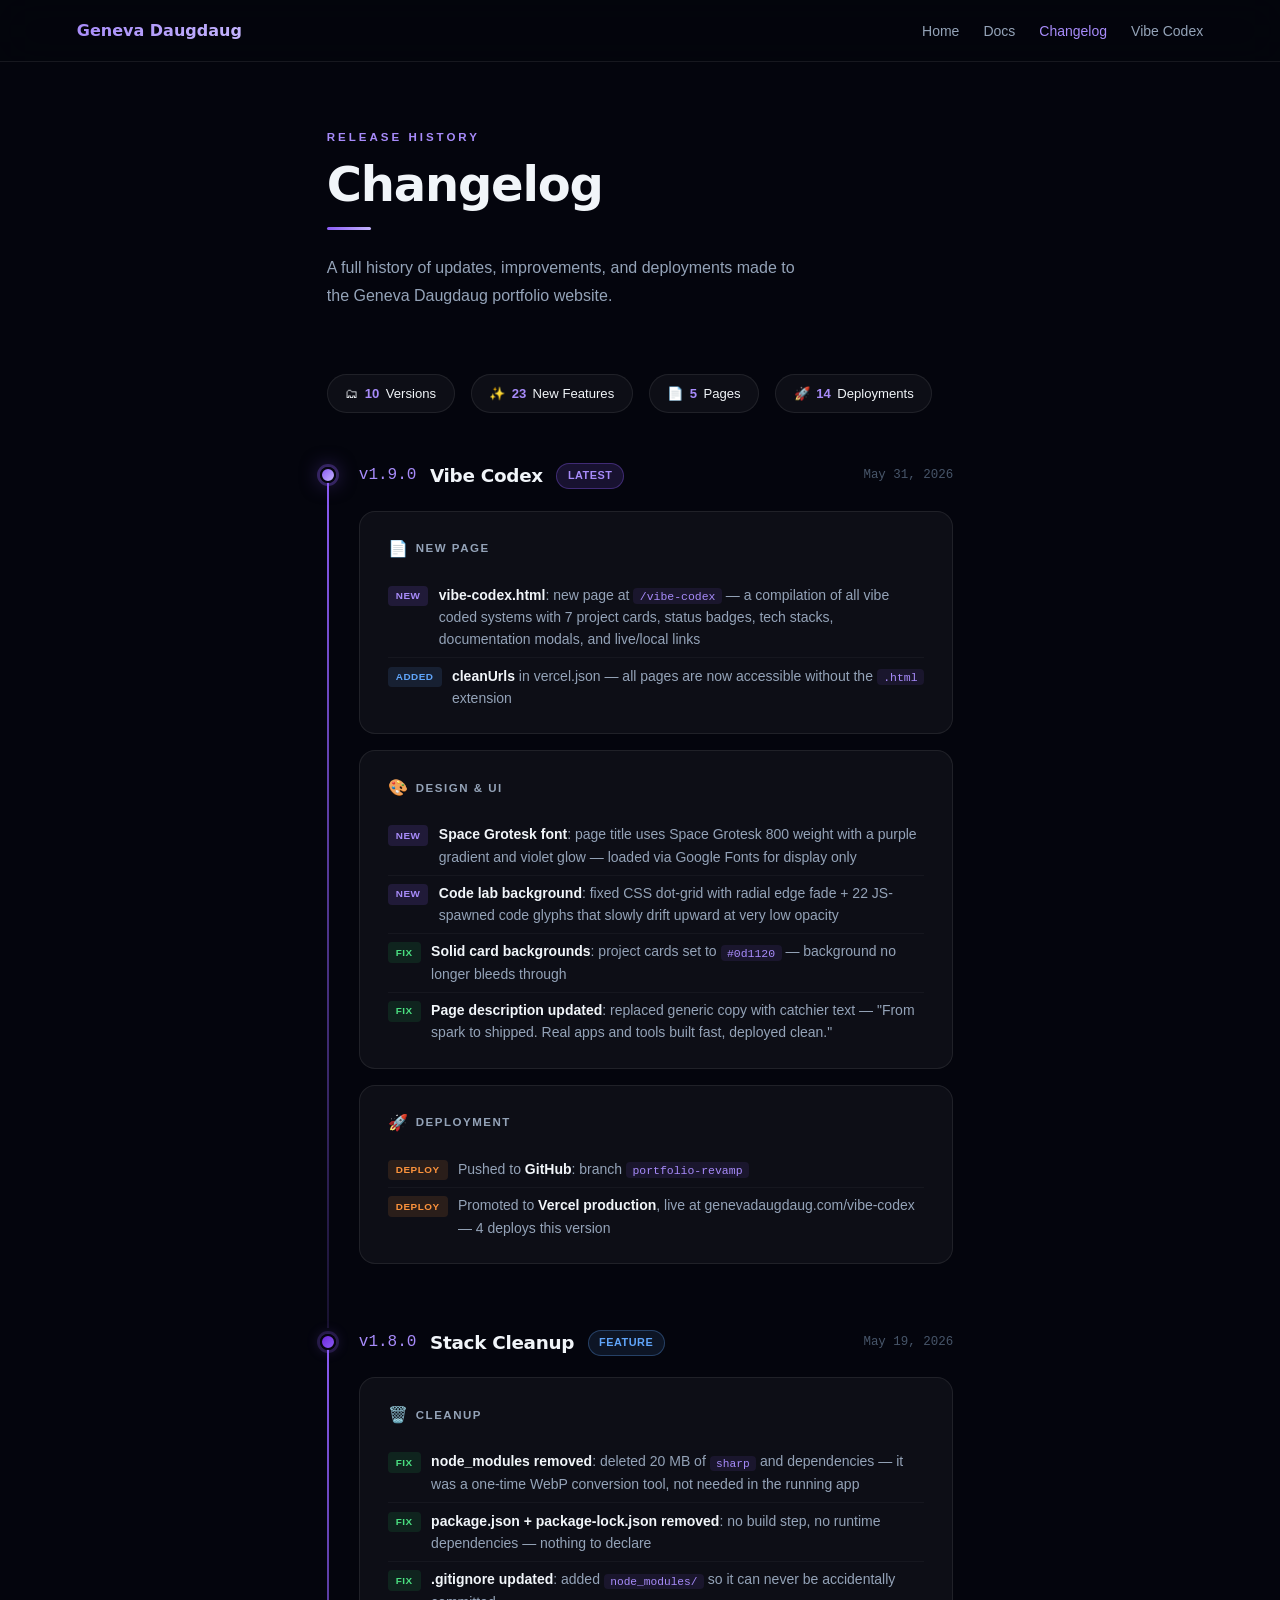
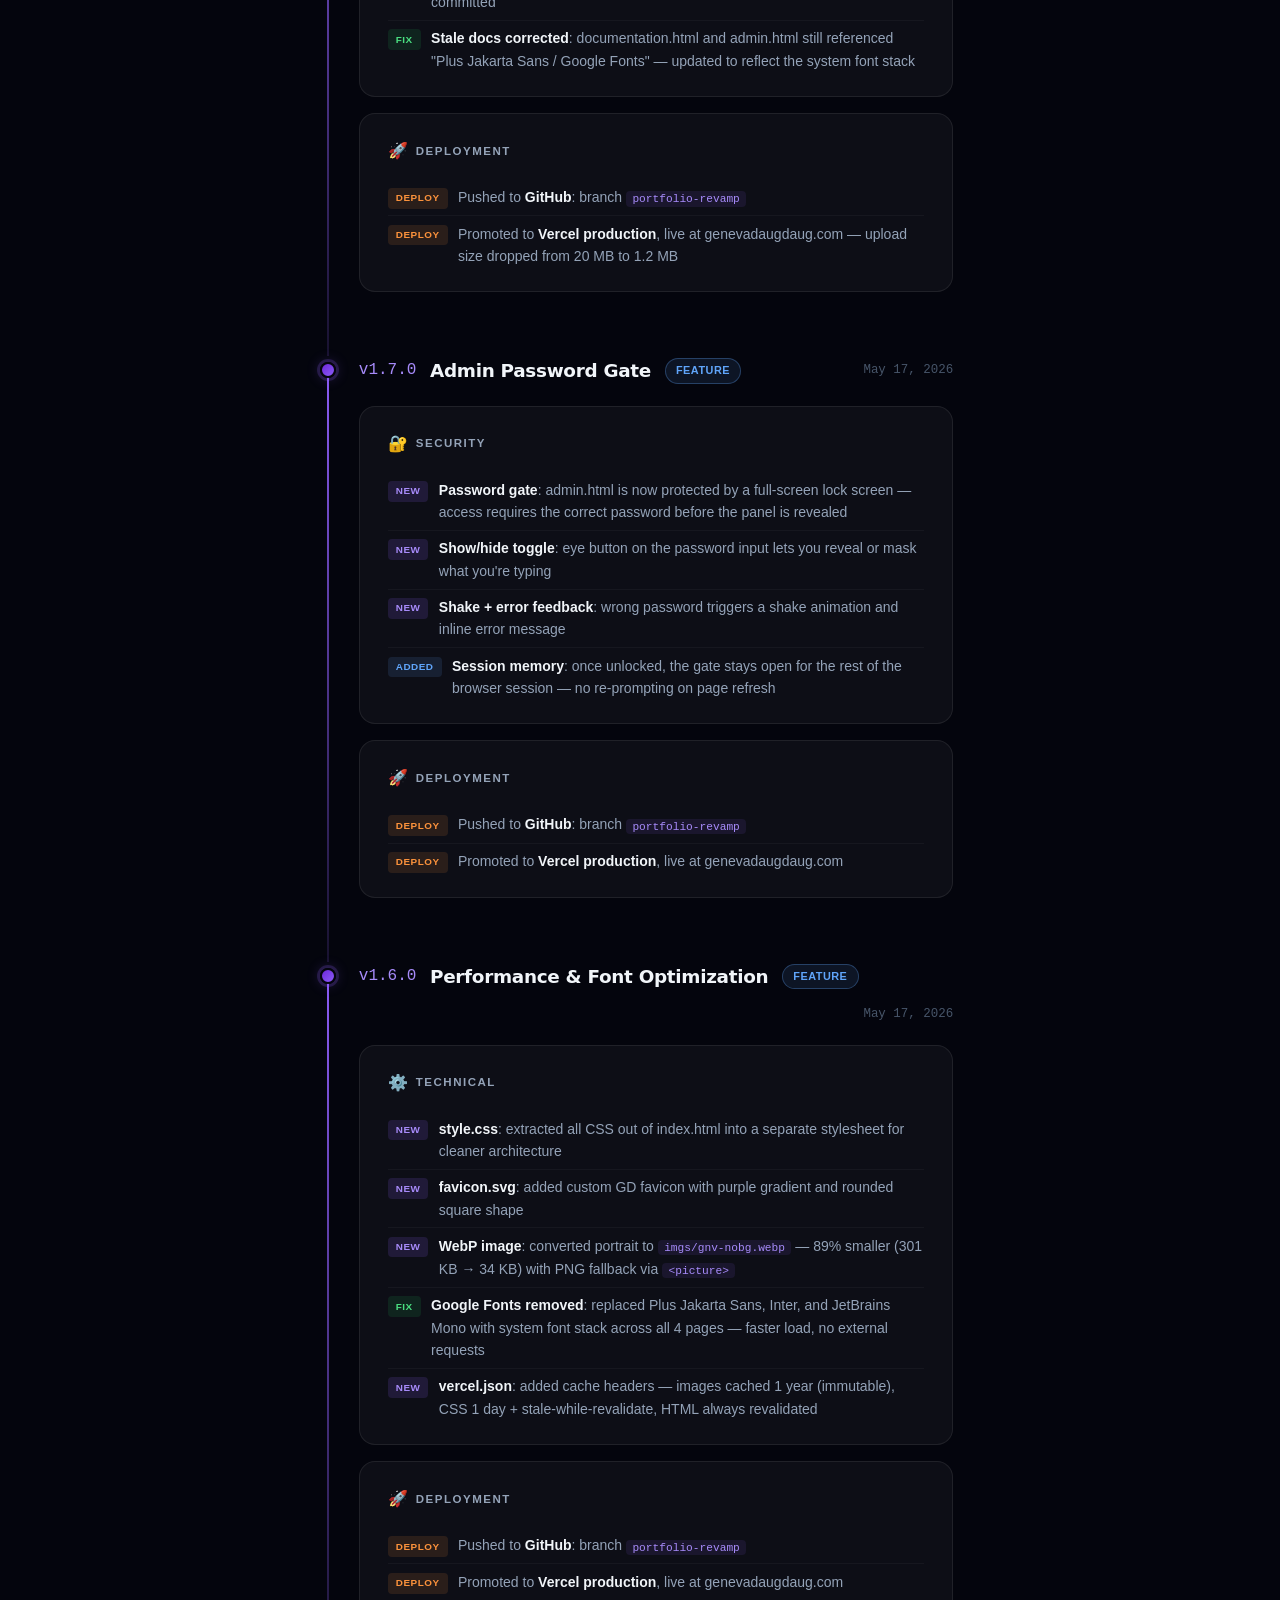
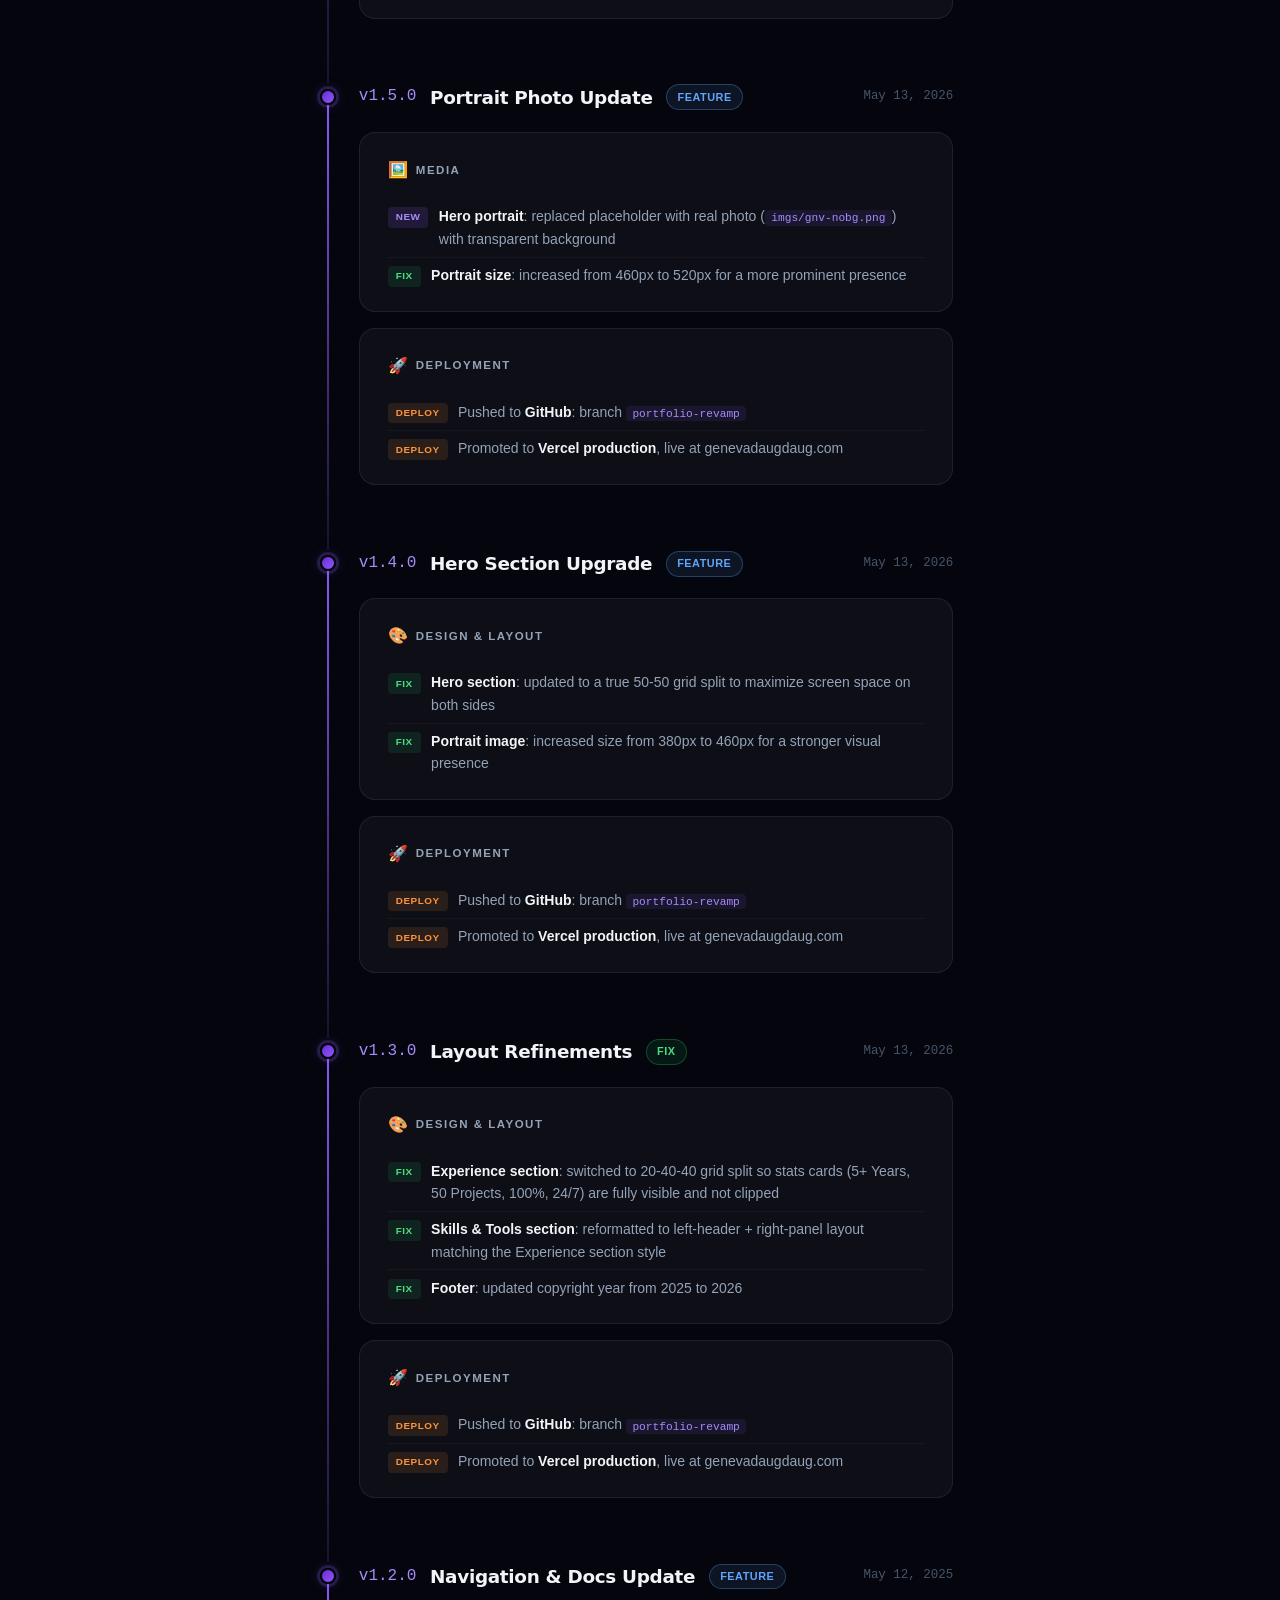
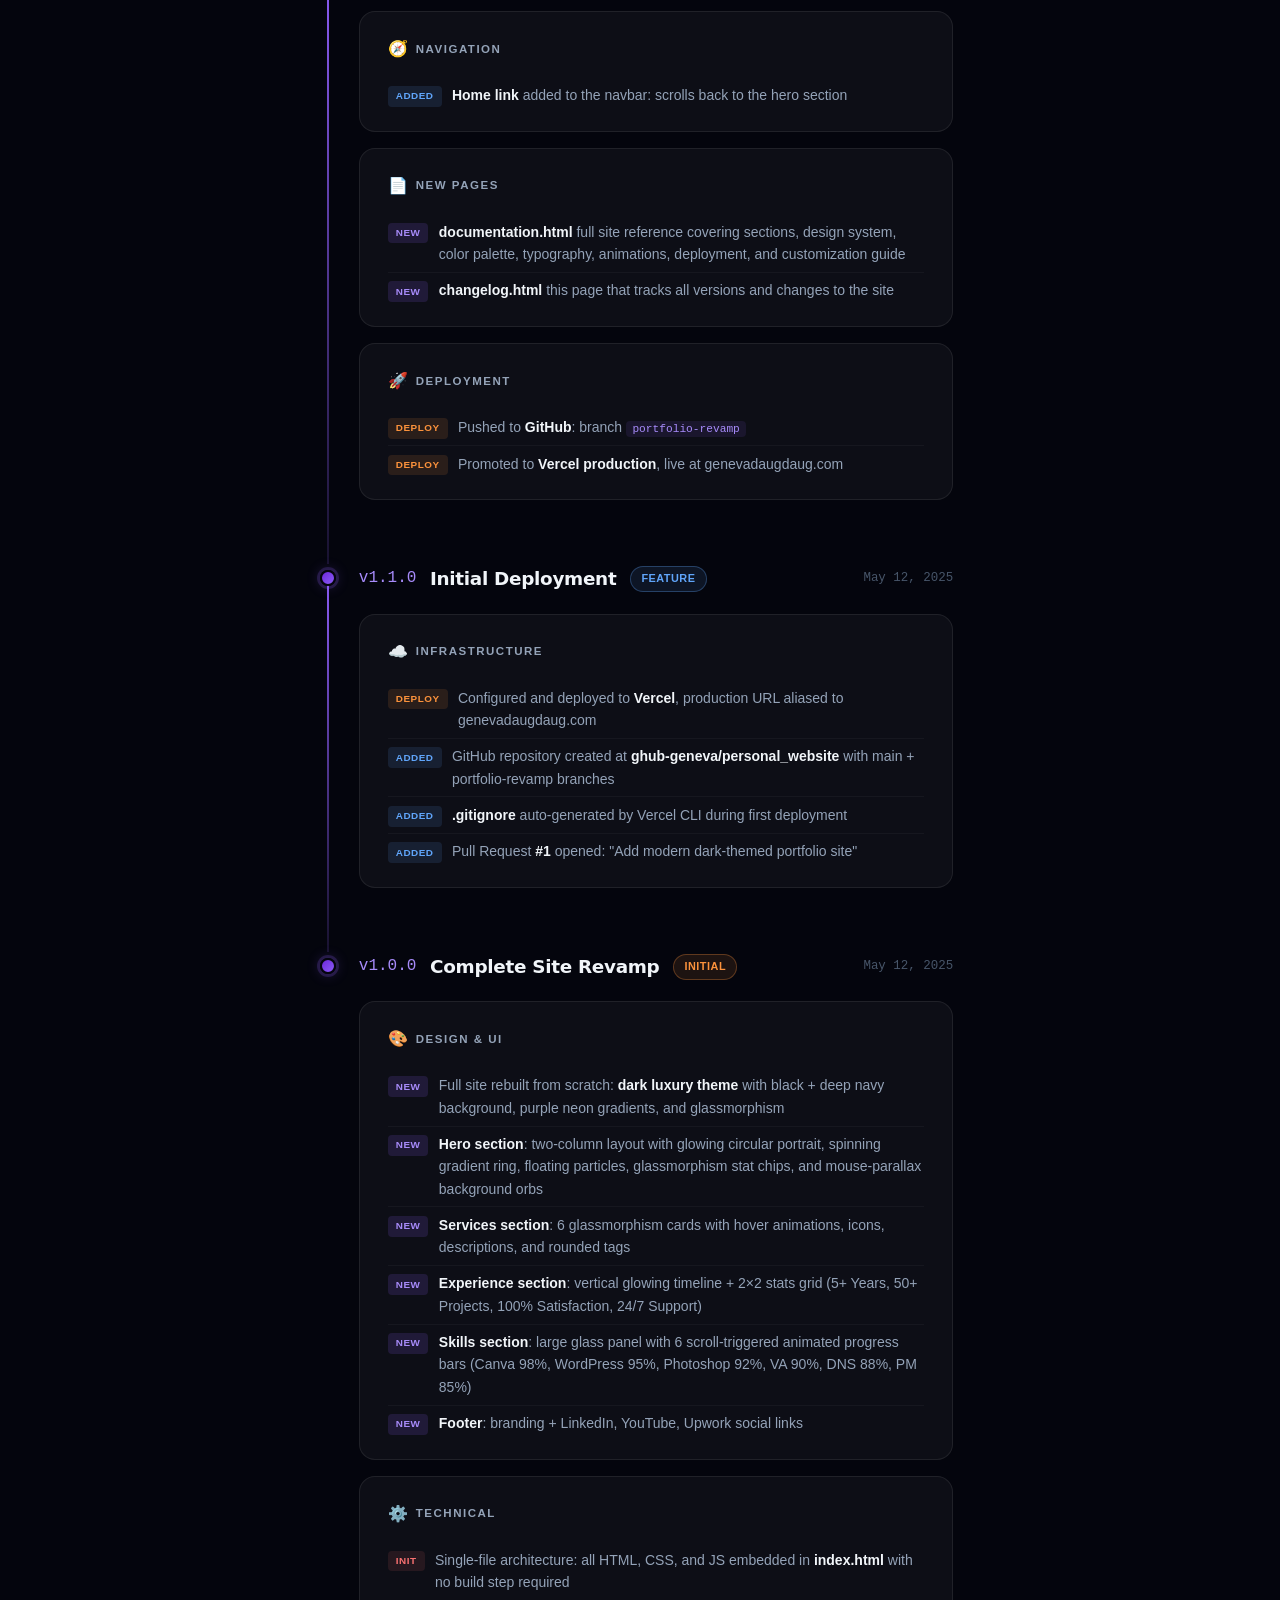
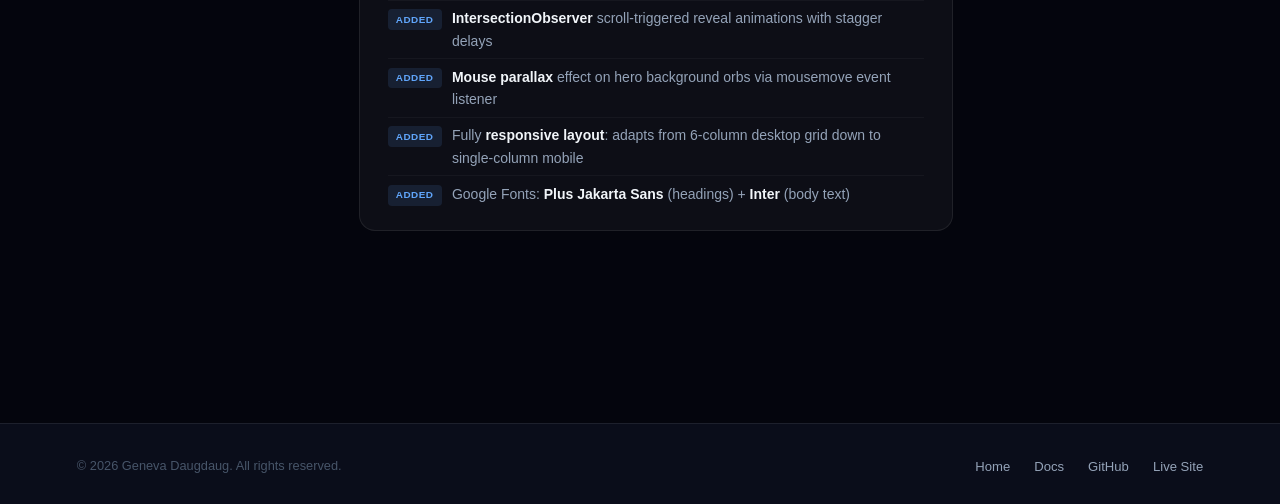
<file: changelog.html>
<!DOCTYPE html>
<html lang="en">
<head>
  <meta charset="UTF-8" />
  <meta name="viewport" content="width=device-width, initial-scale=1.0" />
  <title>Changelog - Geneva Daugdaug Portfolio</title>
  <style>
    *, *::before, *::after { box-sizing: border-box; margin: 0; padding: 0; }

    :root {
      --bg:         #04050d;
      --surface:    #0a0d1a;
      --card:       rgba(255,255,255,0.04);
      --border:     rgba(255,255,255,0.08);
      --purple-1:   #6d28d9;
      --purple-2:   #8b5cf6;
      --purple-3:   #a78bfa;
      --purple-4:   #c4b5fd;
      --text:       #f1f5f9;
      --muted:      #94a3b8;
      --dim:        #475569;
      --green:      #22c55e;
      --blue:       #60a5fa;
      --orange:     #fb923c;
      --red:        #f87171;
    }

    html { scroll-behavior: smooth; }

    body {
      font-family: -apple-system, BlinkMacSystemFont, 'Segoe UI', Roboto, sans-serif;
      background: var(--bg);
      color: var(--text);
      min-height: 100vh;
      line-height: 1.6;
    }

    /* ── NAV ── */
    nav {
      position: fixed;
      top: 0; left: 0; right: 0;
      z-index: 100;
      display: flex;
      align-items: center;
      justify-content: space-between;
      padding: 1.1rem 6%;
      background: rgba(4,5,13,0.8);
      backdrop-filter: blur(20px);
      border-bottom: 1px solid var(--border);
    }
    .nav-logo {
      font-family: 'Segoe UI', system-ui, -apple-system, sans-serif;
      font-size: 1rem;
      font-weight: 800;
      background: linear-gradient(135deg, var(--purple-3), var(--purple-4));
      -webkit-background-clip: text;
      -webkit-text-fill-color: transparent;
    }
    .nav-links { display: flex; gap: 1.5rem; list-style: none; }
    .nav-links a {
      color: var(--muted);
      text-decoration: none;
      font-size: 0.875rem;
      font-weight: 500;
      transition: color 0.2s;
    }
    .nav-links a:hover { color: var(--text); }
    .nav-links a.active { color: var(--purple-3); }

    /* ── HERO ── */
    .page-hero {
      padding: 8rem 6% 4rem;
      max-width: 780px;
      margin: 0 auto;
    }
    .eyebrow {
      font-size: 0.72rem;
      font-weight: 700;
      letter-spacing: 3px;
      text-transform: uppercase;
      color: var(--purple-3);
      margin-bottom: 0.75rem;
      display: block;
    }
    .page-title {
      font-family: 'Segoe UI', system-ui, -apple-system, sans-serif;
      font-size: clamp(2rem, 5vw, 3rem);
      font-weight: 800;
      letter-spacing: -1.2px;
      line-height: 1.1;
      margin-bottom: 1rem;
    }
    .page-desc {
      color: var(--muted);
      font-size: 1rem;
      max-width: 480px;
      line-height: 1.75;
    }
    .divider {
      width: 44px; height: 3px;
      background: linear-gradient(90deg, var(--purple-2), var(--purple-4));
      border-radius: 2px;
      margin: 1rem 0 1.5rem;
    }

    /* ── MAIN LAYOUT ── */
    .changelog-wrap {
      max-width: 780px;
      margin: 0 auto;
      padding: 0 6% 8rem;
    }

    /* ── VERSION BLOCK ── */
    .version-block {
      position: relative;
      padding-left: 2rem;
      margin-bottom: 4rem;
    }
    .version-block::before {
      content: '';
      position: absolute;
      left: 0; top: 10px; bottom: -4rem;
      width: 2px;
      background: linear-gradient(to bottom, var(--purple-2), rgba(139,92,246,0.15));
    }
    .version-block:last-child::before { display: none; }

    .version-dot {
      position: absolute;
      left: -7px; top: 6px;
      width: 16px; height: 16px;
      border-radius: 50%;
      background: linear-gradient(135deg, var(--purple-1), var(--purple-2));
      border: 2px solid var(--bg);
      box-shadow: 0 0 0 3px rgba(139,92,246,0.2), 0 0 14px rgba(139,92,246,0.3);
    }
    .version-dot.latest {
      background: linear-gradient(135deg, var(--purple-2), var(--purple-4));
      box-shadow: 0 0 0 3px rgba(139,92,246,0.3), 0 0 20px rgba(139,92,246,0.5);
      animation: dot-pulse 2.5s ease-in-out infinite;
    }
    @keyframes dot-pulse {
      0%, 100% { box-shadow: 0 0 0 3px rgba(139,92,246,0.3), 0 0 20px rgba(139,92,246,0.5); }
      50%       { box-shadow: 0 0 0 5px rgba(139,92,246,0.2), 0 0 30px rgba(139,92,246,0.6); }
    }

    .version-header {
      display: flex;
      align-items: center;
      gap: 0.85rem;
      margin-bottom: 1.25rem;
      flex-wrap: wrap;
    }
    .version-num {
      font-family: 'Courier New', Courier, monospace;
      font-size: 1rem;
      font-weight: 500;
      color: var(--purple-3);
    }
    .version-name {
      font-family: 'Segoe UI', system-ui, -apple-system, sans-serif;
      font-size: 1.15rem;
      font-weight: 800;
      letter-spacing: -0.3px;
    }
    .version-date {
      font-size: 0.78rem;
      color: var(--dim);
      font-weight: 500;
      margin-left: auto;
      font-family: 'Courier New', Courier, monospace;
    }
    .version-badge {
      font-size: 0.68rem;
      font-weight: 700;
      padding: 0.2rem 0.65rem;
      border-radius: 50px;
      letter-spacing: 0.5px;
      text-transform: uppercase;
    }
    .badge-latest  { background: rgba(139,92,246,0.15); border: 1px solid rgba(139,92,246,0.35); color: var(--purple-3); }
    .badge-feature { background: rgba(96,165,250,0.1);  border: 1px solid rgba(96,165,250,0.3);  color: var(--blue); }
    .badge-fix     { background: rgba(34,197,94,0.1);   border: 1px solid rgba(34,197,94,0.3);   color: #4ade80; }
    .badge-init    { background: rgba(251,146,60,0.1);  border: 1px solid rgba(251,146,60,0.3);  color: var(--orange); }

    /* ── CHANGE CARD ── */
    .change-card {
      background: var(--card);
      border: 1px solid var(--border);
      border-radius: 16px;
      padding: 1.5rem 1.75rem;
      margin-bottom: 1rem;
      transition: border-color 0.2s;
    }
    .change-card:hover { border-color: rgba(139,92,246,0.25); }

    .change-category {
      display: flex;
      align-items: center;
      gap: 0.5rem;
      margin-bottom: 1rem;
    }
    .change-category-icon { font-size: 1rem; }
    .change-category-label {
      font-size: 0.72rem;
      font-weight: 700;
      letter-spacing: 1.5px;
      text-transform: uppercase;
      color: var(--muted);
    }

    .change-list { list-style: none; padding: 0; }
    .change-list li {
      display: flex;
      align-items: flex-start;
      gap: 0.65rem;
      padding: 0.4rem 0;
      font-size: 0.875rem;
      color: var(--muted);
      border-bottom: 1px solid rgba(255,255,255,0.04);
    }
    .change-list li:last-child { border-bottom: none; padding-bottom: 0; }
    .change-pill {
      flex-shrink: 0;
      font-size: 0.62rem;
      font-weight: 700;
      padding: 0.15rem 0.5rem;
      border-radius: 4px;
      text-transform: uppercase;
      letter-spacing: 0.5px;
      margin-top: 2px;
    }
    .pill-new    { background: rgba(139,92,246,0.15); color: var(--purple-3); }
    .pill-added  { background: rgba(96,165,250,0.12); color: var(--blue); }
    .pill-fix    { background: rgba(34,197,94,0.12);  color: #4ade80; }
    .pill-deploy { background: rgba(251,146,60,0.12); color: var(--orange); }
    .pill-init   { background: rgba(248,113,113,0.1); color: var(--red); }

    .change-text { flex: 1; line-height: 1.6; }
    .change-text strong { color: var(--text); font-weight: 600; }

    /* ── STATS ROW ── */
    .stats-bar {
      display: flex;
      gap: 1rem;
      margin-bottom: 3rem;
      flex-wrap: wrap;
    }
    .stat-pill {
      background: var(--card);
      border: 1px solid var(--border);
      border-radius: 50px;
      padding: 0.5rem 1.1rem;
      font-size: 0.82rem;
      display: flex;
      align-items: center;
      gap: 0.4rem;
    }
    .stat-pill span { color: var(--purple-3); font-weight: 700; }

    /* ── FOOTER ── */
    footer {
      background: var(--surface);
      border-top: 1px solid var(--border);
      padding: 2rem 6%;
      display: flex;
      align-items: center;
      justify-content: space-between;
      flex-wrap: wrap;
      gap: 1rem;
    }
    .footer-copy { color: var(--dim); font-size: 0.8rem; }
    .footer-links { display: flex; gap: 1.5rem; }
    .footer-links a { color: var(--muted); text-decoration: none; font-size: 0.82rem; transition: color 0.2s; }
    .footer-links a:hover { color: var(--purple-3); }

    /* ── RESPONSIVE ── */
    @media (max-width: 640px) {
      .nav-links { display: none; }
      .page-hero, .changelog-wrap { padding-left: 5%; padding-right: 5%; }
      .version-date { margin-left: 0; width: 100%; }
    }
  </style>
</head>
<body>

  <!-- NAV -->
  <nav>
    <span class="nav-logo">Geneva Daugdaug</span>
    <ul class="nav-links">
      <li><a href="index.html">Home</a></li>
      <li><a href="documentation.html">Docs</a></li>
      <li><a href="changelog.html" class="active">Changelog</a></li>
      <li><a href="vibe-codex.html">Vibe Codex</a></li>
    </ul>
  </nav>

  <!-- HERO -->
  <div class="page-hero">
    <span class="eyebrow">Release History</span>
    <h1 class="page-title">Changelog</h1>
    <div class="divider"></div>
    <p class="page-desc">A full history of updates, improvements, and deployments made to the Geneva Daugdaug portfolio website.</p>
  </div>

  <!-- STATS -->
  <div class="changelog-wrap">
    <div class="stats-bar">
      <div class="stat-pill">🗂 <span>10</span> Versions</div>
      <div class="stat-pill">✨ <span>23</span> New Features</div>
      <div class="stat-pill">📄 <span>5</span> Pages</div>
      <div class="stat-pill">🚀 <span>14</span> Deployments</div>
    </div>

    <!-- ── v1.9.0 ── -->
    <div class="version-block">
      <div class="version-dot latest"></div>
      <div class="version-header">
        <span class="version-num">v1.9.0</span>
        <span class="version-name">Vibe Codex</span>
        <span class="version-badge badge-latest">Latest</span>
        <span class="version-date">May 31, 2026</span>
      </div>

      <div class="change-card">
        <div class="change-category">
          <span class="change-category-icon">📄</span>
          <span class="change-category-label">New Page</span>
        </div>
        <ul class="change-list">
          <li>
            <span class="change-pill pill-new">New</span>
            <span class="change-text"><strong>vibe-codex.html</strong>: new page at <code style="font-family:monospace;font-size:0.82em;background:rgba(139,92,246,0.1);padding:0.1rem 0.4rem;border-radius:4px;color:var(--purple-3)">/vibe-codex</code> — a compilation of all vibe coded systems with 7 project cards, status badges, tech stacks, documentation modals, and live/local links</span>
          </li>
          <li>
            <span class="change-pill pill-added">Added</span>
            <span class="change-text"><strong>cleanUrls</strong> in vercel.json — all pages are now accessible without the <code style="font-family:monospace;font-size:0.82em;background:rgba(139,92,246,0.1);padding:0.1rem 0.4rem;border-radius:4px;color:var(--purple-3)">.html</code> extension</span>
          </li>
        </ul>
      </div>

      <div class="change-card">
        <div class="change-category">
          <span class="change-category-icon">🎨</span>
          <span class="change-category-label">Design & UI</span>
        </div>
        <ul class="change-list">
          <li>
            <span class="change-pill pill-new">New</span>
            <span class="change-text"><strong>Space Grotesk font</strong>: page title uses Space Grotesk 800 weight with a purple gradient and violet glow — loaded via Google Fonts for display only</span>
          </li>
          <li>
            <span class="change-pill pill-new">New</span>
            <span class="change-text"><strong>Code lab background</strong>: fixed CSS dot-grid with radial edge fade + 22 JS-spawned code glyphs that slowly drift upward at very low opacity</span>
          </li>
          <li>
            <span class="change-pill pill-fix">Fix</span>
            <span class="change-text"><strong>Solid card backgrounds</strong>: project cards set to <code style="font-family:monospace;font-size:0.82em;background:rgba(139,92,246,0.1);padding:0.1rem 0.4rem;border-radius:4px;color:var(--purple-3)">#0d1120</code> — background no longer bleeds through</span>
          </li>
          <li>
            <span class="change-pill pill-fix">Fix</span>
            <span class="change-text"><strong>Page description updated</strong>: replaced generic copy with catchier text — "From spark to shipped. Real apps and tools built fast, deployed clean."</span>
          </li>
        </ul>
      </div>

      <div class="change-card">
        <div class="change-category">
          <span class="change-category-icon">🚀</span>
          <span class="change-category-label">Deployment</span>
        </div>
        <ul class="change-list">
          <li>
            <span class="change-pill pill-deploy">Deploy</span>
            <span class="change-text">Pushed to <strong>GitHub</strong>: branch <code style="font-family:monospace;font-size:0.82em;background:rgba(139,92,246,0.1);padding:0.1rem 0.4rem;border-radius:4px;color:var(--purple-3)">portfolio-revamp</code></span>
          </li>
          <li>
            <span class="change-pill pill-deploy">Deploy</span>
            <span class="change-text">Promoted to <strong>Vercel production</strong>, live at genevadaugdaug.com/vibe-codex — 4 deploys this version</span>
          </li>
        </ul>
      </div>
    </div>

    <!-- ── v1.8.0 ── -->
    <div class="version-block">
      <div class="version-dot"></div>
      <div class="version-header">
        <span class="version-num">v1.8.0</span>
        <span class="version-name">Stack Cleanup</span>
        <span class="version-badge badge-feature">Feature</span>
        <span class="version-date">May 19, 2026</span>
      </div>

      <div class="change-card">
        <div class="change-category">
          <span class="change-category-icon">🗑️</span>
          <span class="change-category-label">Cleanup</span>
        </div>
        <ul class="change-list">
          <li>
            <span class="change-pill pill-fix">Fix</span>
            <span class="change-text"><strong>node_modules removed</strong>: deleted 20 MB of <code style="font-family:monospace;font-size:0.8em;background:rgba(139,92,246,0.1);padding:0.1rem 0.4rem;border-radius:4px;color:var(--purple-3)">sharp</code> and dependencies — it was a one-time WebP conversion tool, not needed in the running app</span>
          </li>
          <li>
            <span class="change-pill pill-fix">Fix</span>
            <span class="change-text"><strong>package.json + package-lock.json removed</strong>: no build step, no runtime dependencies — nothing to declare</span>
          </li>
          <li>
            <span class="change-pill pill-fix">Fix</span>
            <span class="change-text"><strong>.gitignore updated</strong>: added <code style="font-family:monospace;font-size:0.8em;background:rgba(139,92,246,0.1);padding:0.1rem 0.4rem;border-radius:4px;color:var(--purple-3)">node_modules/</code> so it can never be accidentally committed</span>
          </li>
          <li>
            <span class="change-pill pill-fix">Fix</span>
            <span class="change-text"><strong>Stale docs corrected</strong>: documentation.html and admin.html still referenced "Plus Jakarta Sans / Google Fonts" — updated to reflect the system font stack</span>
          </li>
        </ul>
      </div>

      <div class="change-card">
        <div class="change-category">
          <span class="change-category-icon">🚀</span>
          <span class="change-category-label">Deployment</span>
        </div>
        <ul class="change-list">
          <li>
            <span class="change-pill pill-deploy">Deploy</span>
            <span class="change-text">Pushed to <strong>GitHub</strong>: branch <code style="font-family:monospace;font-size:0.8em;background:rgba(139,92,246,0.1);padding:0.1rem 0.4rem;border-radius:4px;color:var(--purple-3)">portfolio-revamp</code></span>
          </li>
          <li>
            <span class="change-pill pill-deploy">Deploy</span>
            <span class="change-text">Promoted to <strong>Vercel production</strong>, live at genevadaugdaug.com — upload size dropped from 20 MB to 1.2 MB</span>
          </li>
        </ul>
      </div>
    </div>

    <!-- ── v1.7.0 ── -->
    <div class="version-block">
      <div class="version-dot"></div>
      <div class="version-header">
        <span class="version-num">v1.7.0</span>
        <span class="version-name">Admin Password Gate</span>
        <span class="version-badge badge-feature">Feature</span>
        <span class="version-date">May 17, 2026</span>
      </div>

      <div class="change-card">
        <div class="change-category">
          <span class="change-category-icon">🔐</span>
          <span class="change-category-label">Security</span>
        </div>
        <ul class="change-list">
          <li>
            <span class="change-pill pill-new">New</span>
            <span class="change-text"><strong>Password gate</strong>: admin.html is now protected by a full-screen lock screen — access requires the correct password before the panel is revealed</span>
          </li>
          <li>
            <span class="change-pill pill-new">New</span>
            <span class="change-text"><strong>Show/hide toggle</strong>: eye button on the password input lets you reveal or mask what you're typing</span>
          </li>
          <li>
            <span class="change-pill pill-new">New</span>
            <span class="change-text"><strong>Shake + error feedback</strong>: wrong password triggers a shake animation and inline error message</span>
          </li>
          <li>
            <span class="change-pill pill-added">Added</span>
            <span class="change-text"><strong>Session memory</strong>: once unlocked, the gate stays open for the rest of the browser session — no re-prompting on page refresh</span>
          </li>
        </ul>
      </div>

      <div class="change-card">
        <div class="change-category">
          <span class="change-category-icon">🚀</span>
          <span class="change-category-label">Deployment</span>
        </div>
        <ul class="change-list">
          <li>
            <span class="change-pill pill-deploy">Deploy</span>
            <span class="change-text">Pushed to <strong>GitHub</strong>: branch <code style="font-family:monospace;font-size:0.8em;background:rgba(139,92,246,0.1);padding:0.1rem 0.4rem;border-radius:4px;color:var(--purple-3)">portfolio-revamp</code></span>
          </li>
          <li>
            <span class="change-pill pill-deploy">Deploy</span>
            <span class="change-text">Promoted to <strong>Vercel production</strong>, live at genevadaugdaug.com</span>
          </li>
        </ul>
      </div>
    </div>

    <!-- ── v1.6.0 ── -->
    <div class="version-block">
      <div class="version-dot"></div>
      <div class="version-header">
        <span class="version-num">v1.6.0</span>
        <span class="version-name">Performance & Font Optimization</span>
        <span class="version-badge badge-feature">Feature</span>
        <span class="version-date">May 17, 2026</span>
      </div>

      <div class="change-card">
        <div class="change-category">
          <span class="change-category-icon">⚙️</span>
          <span class="change-category-label">Technical</span>
        </div>
        <ul class="change-list">
          <li>
            <span class="change-pill pill-new">New</span>
            <span class="change-text"><strong>style.css</strong>: extracted all CSS out of index.html into a separate stylesheet for cleaner architecture</span>
          </li>
          <li>
            <span class="change-pill pill-new">New</span>
            <span class="change-text"><strong>favicon.svg</strong>: added custom GD favicon with purple gradient and rounded square shape</span>
          </li>
          <li>
            <span class="change-pill pill-new">New</span>
            <span class="change-text"><strong>WebP image</strong>: converted portrait to <code style="font-family:monospace;font-size:0.8em;background:rgba(139,92,246,0.1);padding:0.1rem 0.4rem;border-radius:4px;color:var(--purple-3)">imgs/gnv-nobg.webp</code> — 89% smaller (301 KB → 34 KB) with PNG fallback via <code style="font-family:monospace;font-size:0.8em;background:rgba(139,92,246,0.1);padding:0.1rem 0.4rem;border-radius:4px;color:var(--purple-3)">&lt;picture&gt;</code></span>
          </li>
          <li>
            <span class="change-pill pill-fix">Fix</span>
            <span class="change-text"><strong>Google Fonts removed</strong>: replaced Plus Jakarta Sans, Inter, and JetBrains Mono with system font stack across all 4 pages — faster load, no external requests</span>
          </li>
          <li>
            <span class="change-pill pill-new">New</span>
            <span class="change-text"><strong>vercel.json</strong>: added cache headers — images cached 1 year (immutable), CSS 1 day + stale-while-revalidate, HTML always revalidated</span>
          </li>
        </ul>
      </div>

      <div class="change-card">
        <div class="change-category">
          <span class="change-category-icon">🚀</span>
          <span class="change-category-label">Deployment</span>
        </div>
        <ul class="change-list">
          <li>
            <span class="change-pill pill-deploy">Deploy</span>
            <span class="change-text">Pushed to <strong>GitHub</strong>: branch <code style="font-family:monospace;font-size:0.8em;background:rgba(139,92,246,0.1);padding:0.1rem 0.4rem;border-radius:4px;color:var(--purple-3)">portfolio-revamp</code></span>
          </li>
          <li>
            <span class="change-pill pill-deploy">Deploy</span>
            <span class="change-text">Promoted to <strong>Vercel production</strong>, live at genevadaugdaug.com</span>
          </li>
        </ul>
      </div>
    </div>

    <!-- ── v1.5.0 ── -->
    <div class="version-block">
      <div class="version-dot"></div>
      <div class="version-header">
        <span class="version-num">v1.5.0</span>
        <span class="version-name">Portrait Photo Update</span>
        <span class="version-badge badge-feature">Feature</span>
        <span class="version-date">May 13, 2026</span>
      </div>

      <div class="change-card">
        <div class="change-category">
          <span class="change-category-icon">🖼️</span>
          <span class="change-category-label">Media</span>
        </div>
        <ul class="change-list">
          <li>
            <span class="change-pill pill-new">New</span>
            <span class="change-text"><strong>Hero portrait</strong>: replaced placeholder with real photo (<code style="font-family:monospace;font-size:0.8em;background:rgba(139,92,246,0.1);padding:0.1rem 0.4rem;border-radius:4px;color:var(--purple-3)">imgs/gnv-nobg.png</code>) with transparent background</span>
          </li>
          <li>
            <span class="change-pill pill-fix">Fix</span>
            <span class="change-text"><strong>Portrait size</strong>: increased from 460px to 520px for a more prominent presence</span>
          </li>
        </ul>
      </div>

      <div class="change-card">
        <div class="change-category">
          <span class="change-category-icon">🚀</span>
          <span class="change-category-label">Deployment</span>
        </div>
        <ul class="change-list">
          <li>
            <span class="change-pill pill-deploy">Deploy</span>
            <span class="change-text">Pushed to <strong>GitHub</strong>: branch <code style="font-family:monospace;font-size:0.8em;background:rgba(139,92,246,0.1);padding:0.1rem 0.4rem;border-radius:4px;color:var(--purple-3)">portfolio-revamp</code></span>
          </li>
          <li>
            <span class="change-pill pill-deploy">Deploy</span>
            <span class="change-text">Promoted to <strong>Vercel production</strong>, live at genevadaugdaug.com</span>
          </li>
        </ul>
      </div>
    </div>

    <!-- ── v1.4.0 ── -->
    <div class="version-block">
      <div class="version-dot"></div>
      <div class="version-header">
        <span class="version-num">v1.4.0</span>
        <span class="version-name">Hero Section Upgrade</span>
        <span class="version-badge badge-feature">Feature</span>
        <span class="version-date">May 13, 2026</span>
      </div>

      <div class="change-card">
        <div class="change-category">
          <span class="change-category-icon">🎨</span>
          <span class="change-category-label">Design & Layout</span>
        </div>
        <ul class="change-list">
          <li>
            <span class="change-pill pill-fix">Fix</span>
            <span class="change-text"><strong>Hero section</strong>: updated to a true 50-50 grid split to maximize screen space on both sides</span>
          </li>
          <li>
            <span class="change-pill pill-fix">Fix</span>
            <span class="change-text"><strong>Portrait image</strong>: increased size from 380px to 460px for a stronger visual presence</span>
          </li>
        </ul>
      </div>

      <div class="change-card">
        <div class="change-category">
          <span class="change-category-icon">🚀</span>
          <span class="change-category-label">Deployment</span>
        </div>
        <ul class="change-list">
          <li>
            <span class="change-pill pill-deploy">Deploy</span>
            <span class="change-text">Pushed to <strong>GitHub</strong>: branch <code style="font-family:monospace;font-size:0.8em;background:rgba(139,92,246,0.1);padding:0.1rem 0.4rem;border-radius:4px;color:var(--purple-3)">portfolio-revamp</code></span>
          </li>
          <li>
            <span class="change-pill pill-deploy">Deploy</span>
            <span class="change-text">Promoted to <strong>Vercel production</strong>, live at genevadaugdaug.com</span>
          </li>
        </ul>
      </div>
    </div>

    <!-- ── v1.3.0 ── -->
    <div class="version-block">
      <div class="version-dot"></div>
      <div class="version-header">
        <span class="version-num">v1.3.0</span>
        <span class="version-name">Layout Refinements</span>
        <span class="version-badge badge-fix">Fix</span>
        <span class="version-date">May 13, 2026</span>
      </div>

      <div class="change-card">
        <div class="change-category">
          <span class="change-category-icon">🎨</span>
          <span class="change-category-label">Design & Layout</span>
        </div>
        <ul class="change-list">
          <li>
            <span class="change-pill pill-fix">Fix</span>
            <span class="change-text"><strong>Experience section</strong>: switched to 20-40-40 grid split so stats cards (5+ Years, 50 Projects, 100%, 24/7) are fully visible and not clipped</span>
          </li>
          <li>
            <span class="change-pill pill-fix">Fix</span>
            <span class="change-text"><strong>Skills &amp; Tools section</strong>: reformatted to left-header + right-panel layout matching the Experience section style</span>
          </li>
          <li>
            <span class="change-pill pill-fix">Fix</span>
            <span class="change-text"><strong>Footer</strong>: updated copyright year from 2025 to 2026</span>
          </li>
        </ul>
      </div>

      <div class="change-card">
        <div class="change-category">
          <span class="change-category-icon">🚀</span>
          <span class="change-category-label">Deployment</span>
        </div>
        <ul class="change-list">
          <li>
            <span class="change-pill pill-deploy">Deploy</span>
            <span class="change-text">Pushed to <strong>GitHub</strong>: branch <code style="font-family:monospace;font-size:0.8em;background:rgba(139,92,246,0.1);padding:0.1rem 0.4rem;border-radius:4px;color:var(--purple-3)">portfolio-revamp</code></span>
          </li>
          <li>
            <span class="change-pill pill-deploy">Deploy</span>
            <span class="change-text">Promoted to <strong>Vercel production</strong>, live at genevadaugdaug.com</span>
          </li>
        </ul>
      </div>
    </div>

    <!-- ── v1.2.0 ── -->
    <div class="version-block">
      <div class="version-dot"></div>
      <div class="version-header">
        <span class="version-num">v1.2.0</span>
        <span class="version-name">Navigation & Docs Update</span>
        <span class="version-badge badge-feature">Feature</span>
        <span class="version-date">May 12, 2025</span>
      </div>

      <div class="change-card">
        <div class="change-category">
          <span class="change-category-icon">🧭</span>
          <span class="change-category-label">Navigation</span>
        </div>
        <ul class="change-list">
          <li>
            <span class="change-pill pill-added">Added</span>
            <span class="change-text"><strong>Home link</strong> added to the navbar: scrolls back to the hero section</span>
          </li>
        </ul>
      </div>

      <div class="change-card">
        <div class="change-category">
          <span class="change-category-icon">📄</span>
          <span class="change-category-label">New Pages</span>
        </div>
        <ul class="change-list">
          <li>
            <span class="change-pill pill-new">New</span>
            <span class="change-text"><strong>documentation.html</strong> full site reference covering sections, design system, color palette, typography, animations, deployment, and customization guide</span>
          </li>
          <li>
            <span class="change-pill pill-new">New</span>
            <span class="change-text"><strong>changelog.html</strong> this page that tracks all versions and changes to the site</span>
          </li>
        </ul>
      </div>

      <div class="change-card">
        <div class="change-category">
          <span class="change-category-icon">🚀</span>
          <span class="change-category-label">Deployment</span>
        </div>
        <ul class="change-list">
          <li>
            <span class="change-pill pill-deploy">Deploy</span>
            <span class="change-text">Pushed to <strong>GitHub</strong>: branch <code style="font-family:monospace;font-size:0.8em;background:rgba(139,92,246,0.1);padding:0.1rem 0.4rem;border-radius:4px;color:var(--purple-3)">portfolio-revamp</code></span>
          </li>
          <li>
            <span class="change-pill pill-deploy">Deploy</span>
            <span class="change-text">Promoted to <strong>Vercel production</strong>, live at genevadaugdaug.com</span>
          </li>
        </ul>
      </div>
    </div>

    <!-- ── v1.1.0 ── -->
    <div class="version-block">
      <div class="version-dot"></div>
      <div class="version-header">
        <span class="version-num">v1.1.0</span>
        <span class="version-name">Initial Deployment</span>
        <span class="version-badge badge-feature">Feature</span>
        <span class="version-date">May 12, 2025</span>
      </div>

      <div class="change-card">
        <div class="change-category">
          <span class="change-category-icon">☁️</span>
          <span class="change-category-label">Infrastructure</span>
        </div>
        <ul class="change-list">
          <li>
            <span class="change-pill pill-deploy">Deploy</span>
            <span class="change-text">Configured and deployed to <strong>Vercel</strong>, production URL aliased to genevadaugdaug.com</span>
          </li>
          <li>
            <span class="change-pill pill-added">Added</span>
            <span class="change-text">GitHub repository created at <strong>ghub-geneva/personal_website</strong> with main + portfolio-revamp branches</span>
          </li>
          <li>
            <span class="change-pill pill-added">Added</span>
            <span class="change-text"><strong>.gitignore</strong> auto-generated by Vercel CLI during first deployment</span>
          </li>
          <li>
            <span class="change-pill pill-added">Added</span>
            <span class="change-text">Pull Request <strong>#1</strong> opened: "Add modern dark-themed portfolio site"</span>
          </li>
        </ul>
      </div>
    </div>

    <!-- ── v1.0.0 ── -->
    <div class="version-block">
      <div class="version-dot"></div>
      <div class="version-header">
        <span class="version-num">v1.0.0</span>
        <span class="version-name">Complete Site Revamp</span>
        <span class="version-badge badge-init">Initial</span>
        <span class="version-date">May 12, 2025</span>
      </div>

      <div class="change-card">
        <div class="change-category">
          <span class="change-category-icon">🎨</span>
          <span class="change-category-label">Design & UI</span>
        </div>
        <ul class="change-list">
          <li>
            <span class="change-pill pill-new">New</span>
            <span class="change-text">Full site rebuilt from scratch: <strong>dark luxury theme</strong> with black + deep navy background, purple neon gradients, and glassmorphism</span>
          </li>
          <li>
            <span class="change-pill pill-new">New</span>
            <span class="change-text"><strong>Hero section</strong>: two-column layout with glowing circular portrait, spinning gradient ring, floating particles, glassmorphism stat chips, and mouse-parallax background orbs</span>
          </li>
          <li>
            <span class="change-pill pill-new">New</span>
            <span class="change-text"><strong>Services section</strong>: 6 glassmorphism cards with hover animations, icons, descriptions, and rounded tags</span>
          </li>
          <li>
            <span class="change-pill pill-new">New</span>
            <span class="change-text"><strong>Experience section</strong>: vertical glowing timeline + 2×2 stats grid (5+ Years, 50+ Projects, 100% Satisfaction, 24/7 Support)</span>
          </li>
          <li>
            <span class="change-pill pill-new">New</span>
            <span class="change-text"><strong>Skills section</strong>: large glass panel with 6 scroll-triggered animated progress bars (Canva 98%, WordPress 95%, Photoshop 92%, VA 90%, DNS 88%, PM 85%)</span>
          </li>
          <li>
            <span class="change-pill pill-new">New</span>
            <span class="change-text"><strong>Footer</strong>: branding + LinkedIn, YouTube, Upwork social links</span>
          </li>
        </ul>
      </div>

      <div class="change-card">
        <div class="change-category">
          <span class="change-category-icon">⚙️</span>
          <span class="change-category-label">Technical</span>
        </div>
        <ul class="change-list">
          <li>
            <span class="change-pill pill-init">Init</span>
            <span class="change-text">Single-file architecture: all HTML, CSS, and JS embedded in <strong>index.html</strong> with no build step required</span>
          </li>
          <li>
            <span class="change-pill pill-added">Added</span>
            <span class="change-text"><strong>IntersectionObserver</strong> scroll-triggered reveal animations with stagger delays</span>
          </li>
          <li>
            <span class="change-pill pill-added">Added</span>
            <span class="change-text"><strong>Mouse parallax</strong> effect on hero background orbs via mousemove event listener</span>
          </li>
          <li>
            <span class="change-pill pill-added">Added</span>
            <span class="change-text">Fully <strong>responsive layout</strong>: adapts from 6-column desktop grid down to single-column mobile</span>
          </li>
          <li>
            <span class="change-pill pill-added">Added</span>
            <span class="change-text">Google Fonts: <strong>Plus Jakarta Sans</strong> (headings) + <strong>Inter</strong> (body text)</span>
          </li>
        </ul>
      </div>
    </div>

  </div>

  <!-- FOOTER -->
  <footer>
    <p class="footer-copy">© 2026 Geneva Daugdaug. All rights reserved.</p>
    <div class="footer-links">
      <a href="index.html">Home</a>
      <a href="documentation.html">Docs</a>
      <a href="https://github.com/ghub-geneva/personal_website" target="_blank">GitHub</a>
      <a href="https://www.genevadaugdaug.com" target="_blank">Live Site</a>
    </div>
  </footer>

</body>
</html>
</file>
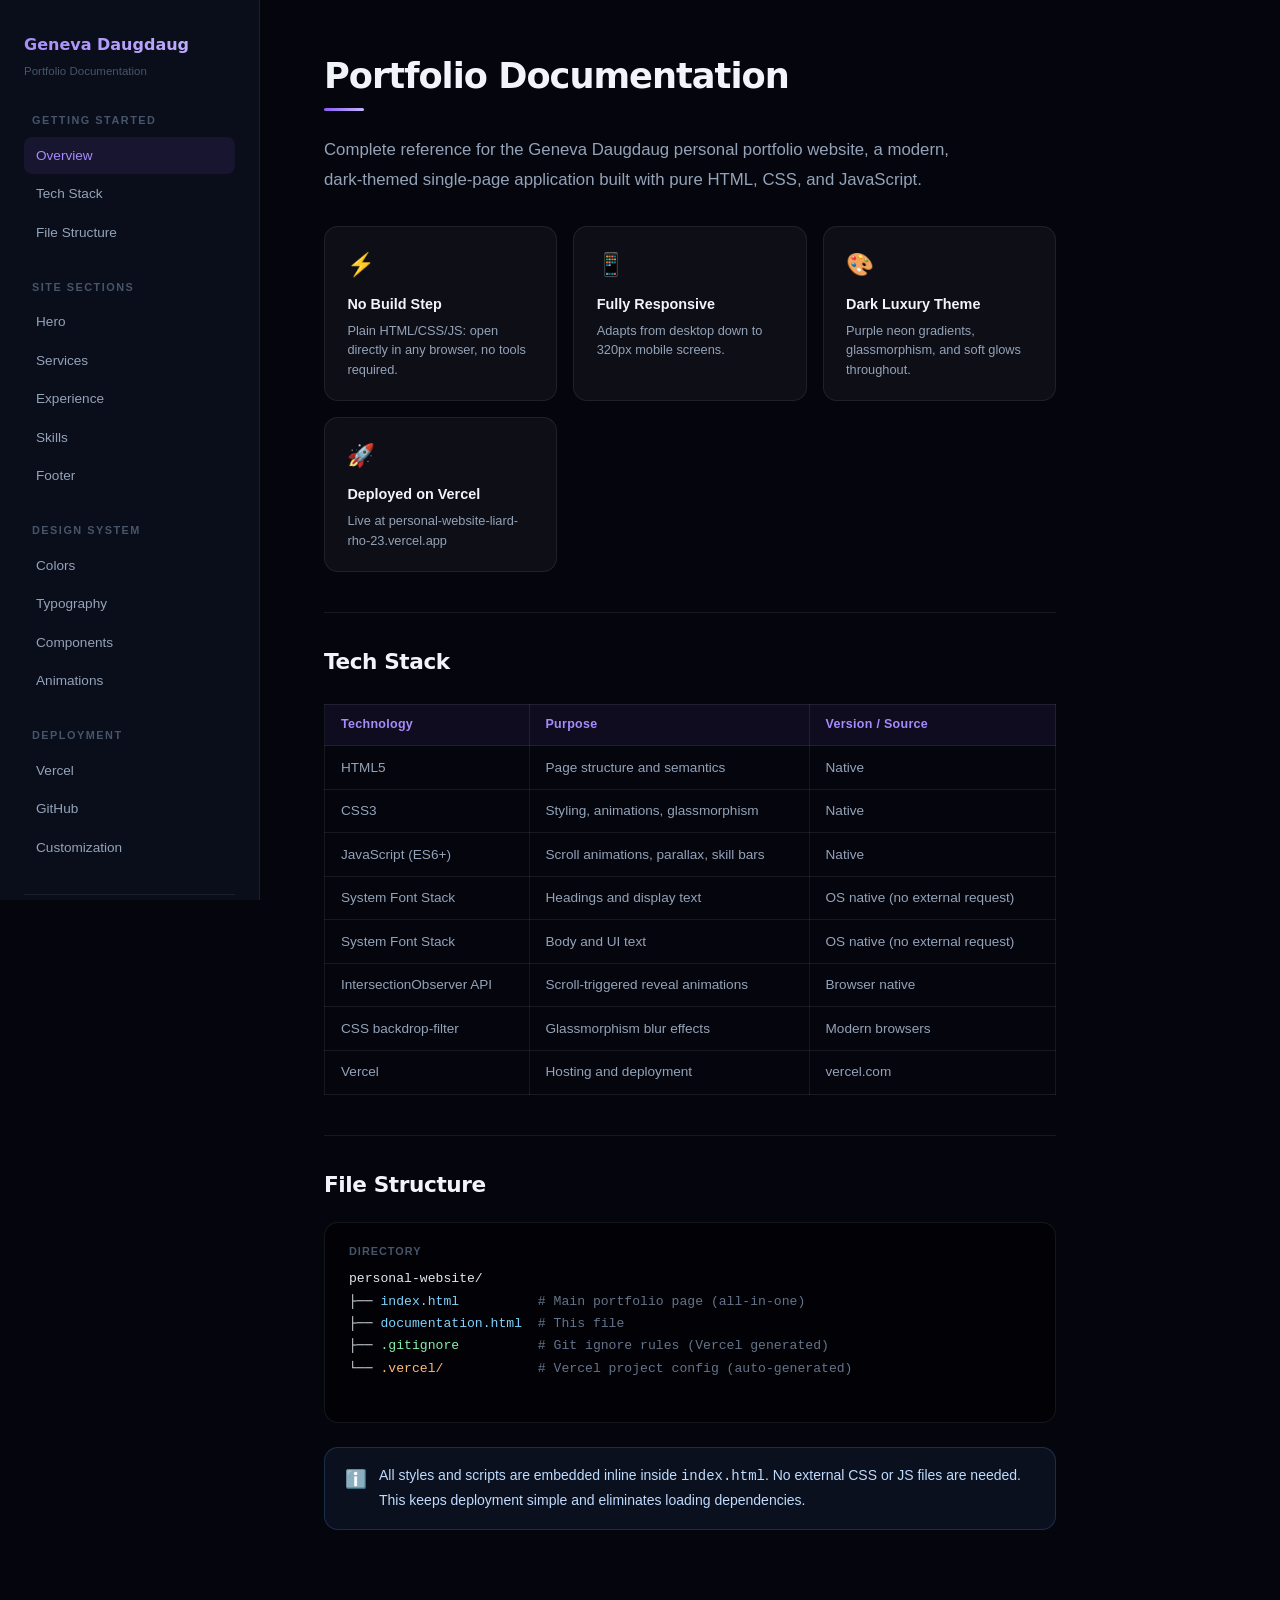
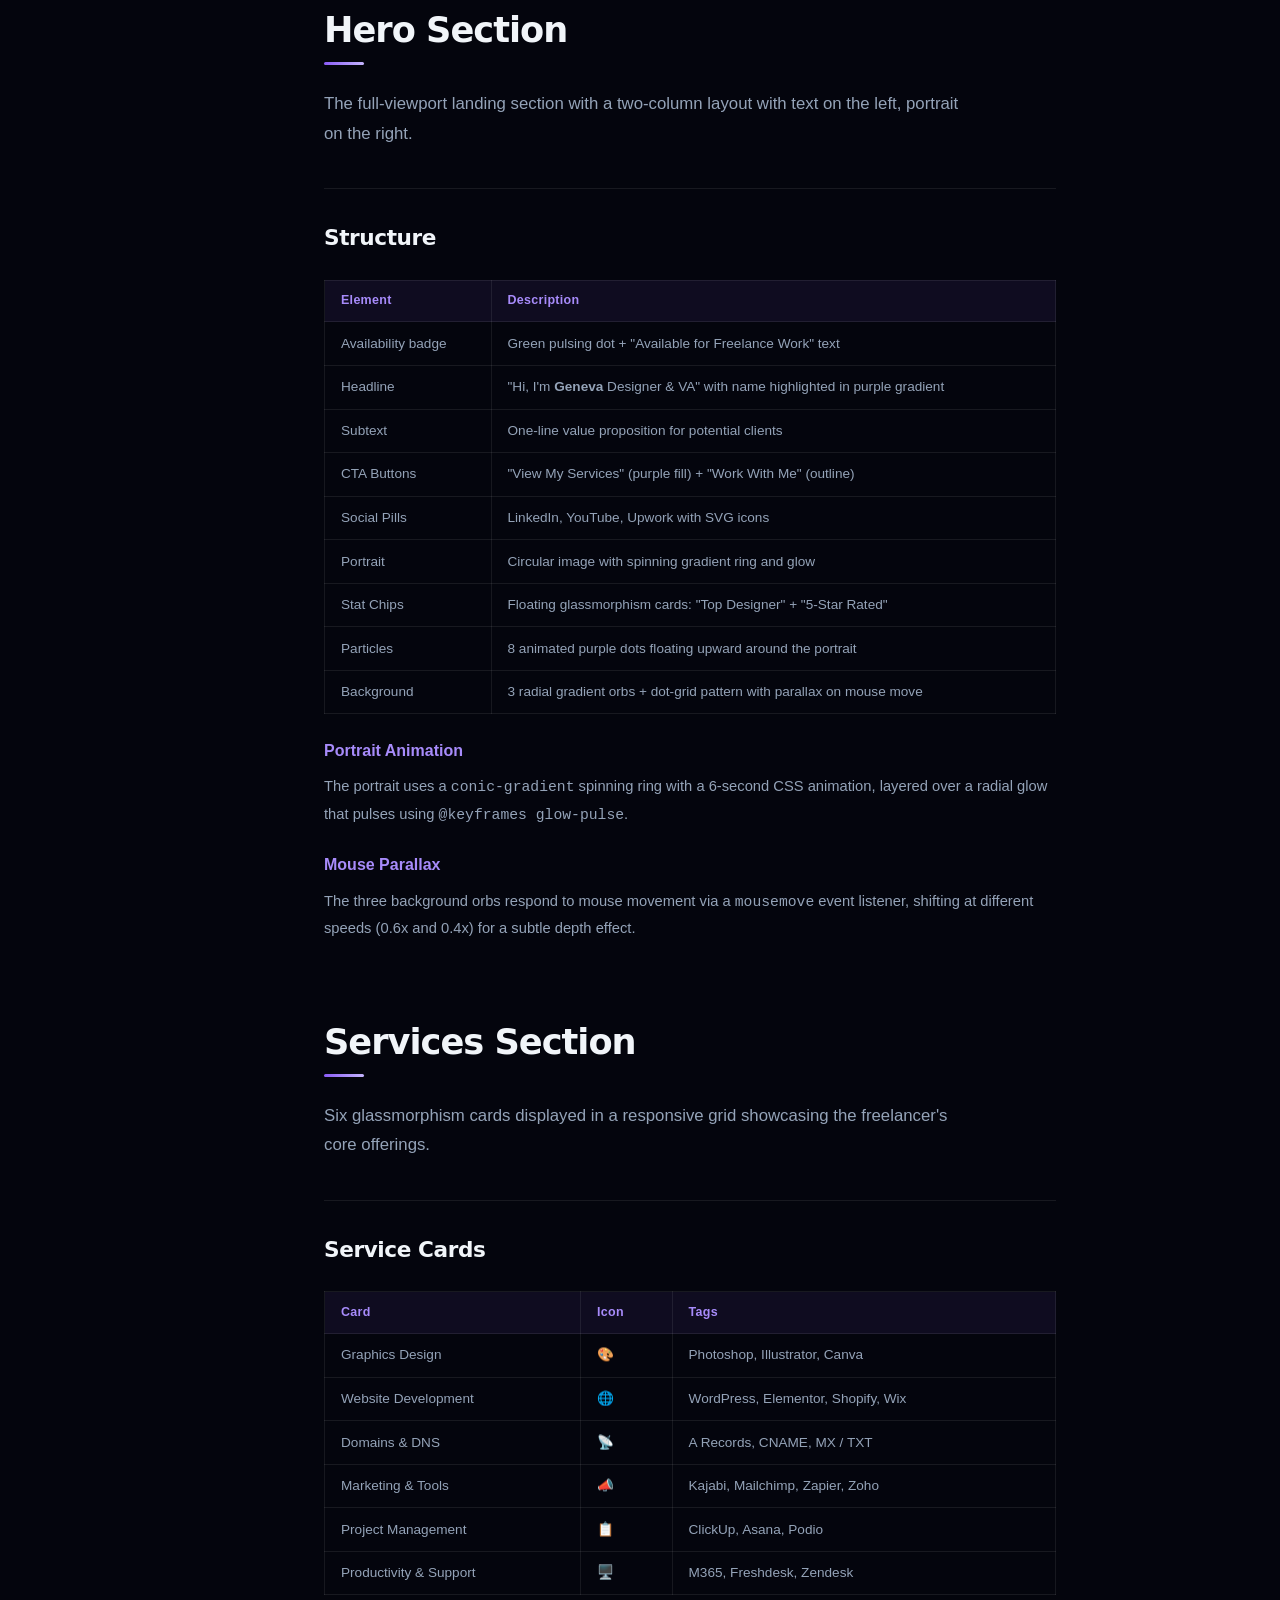
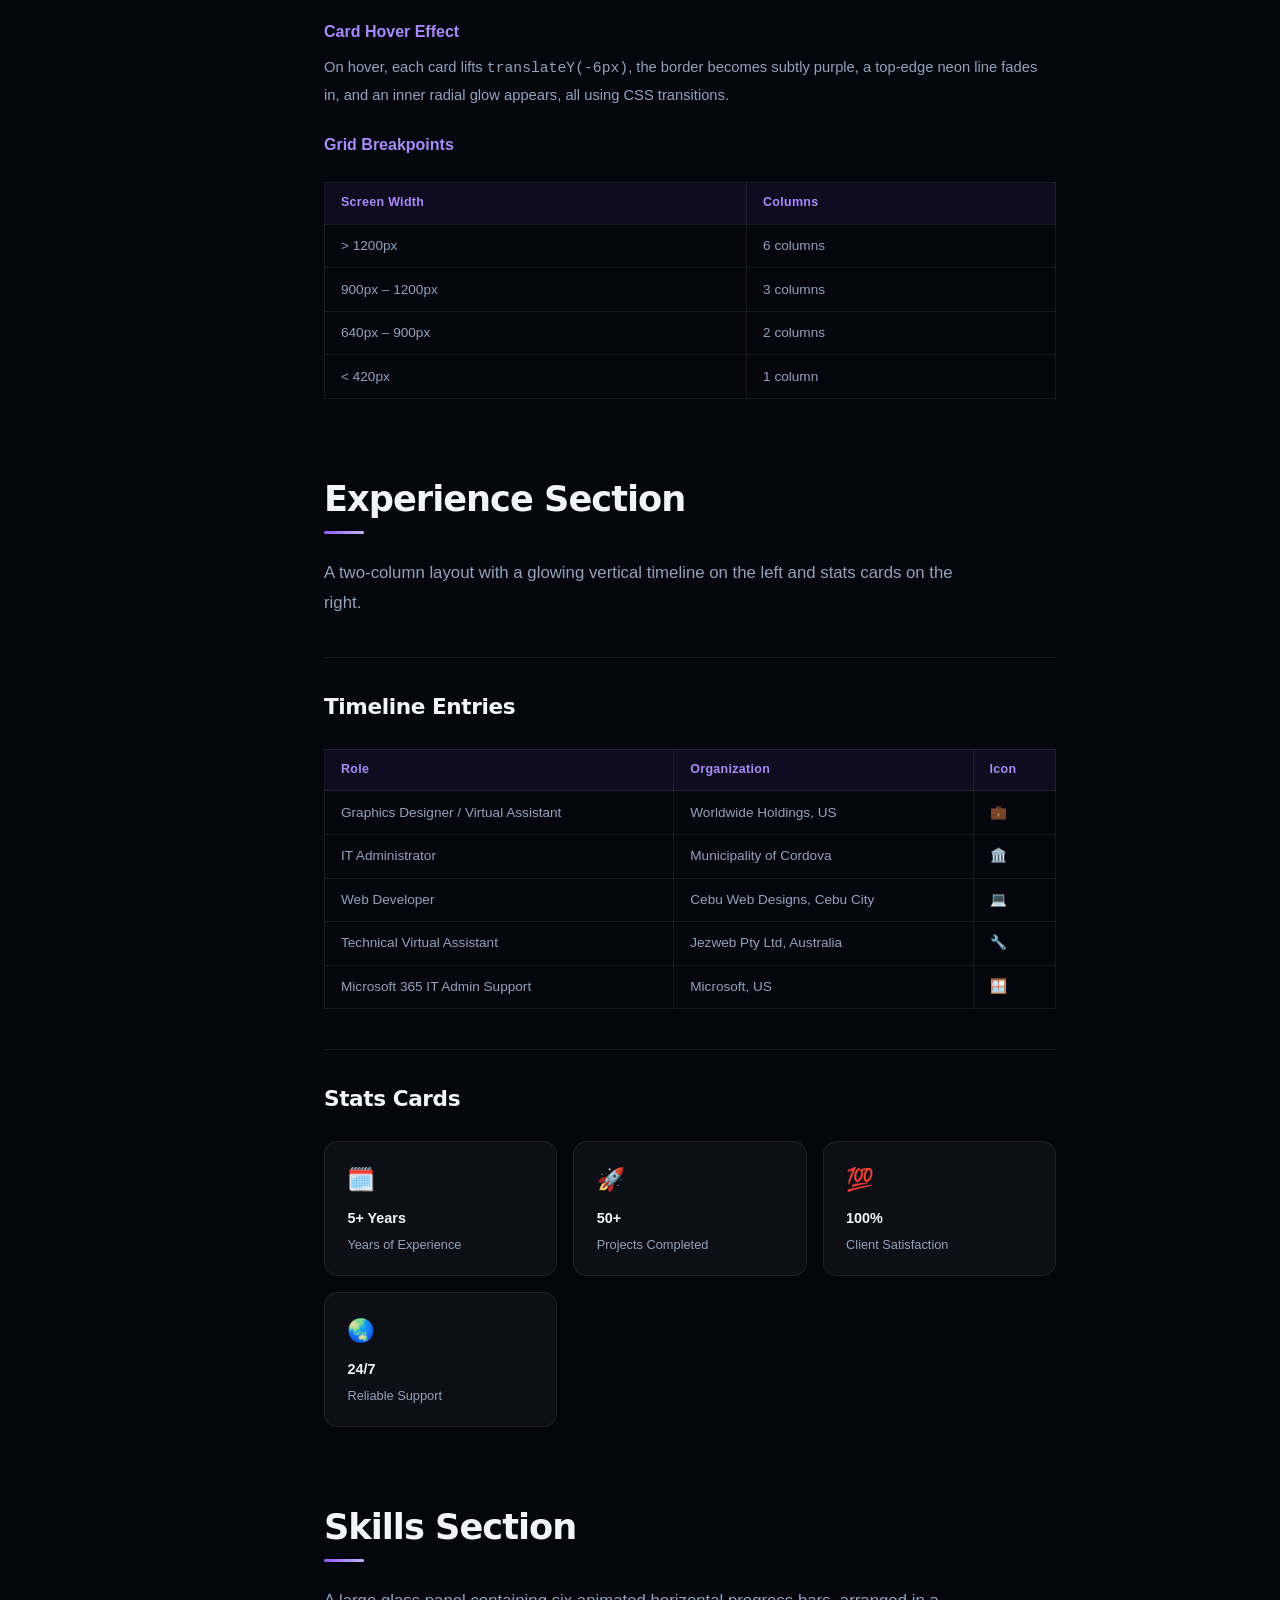
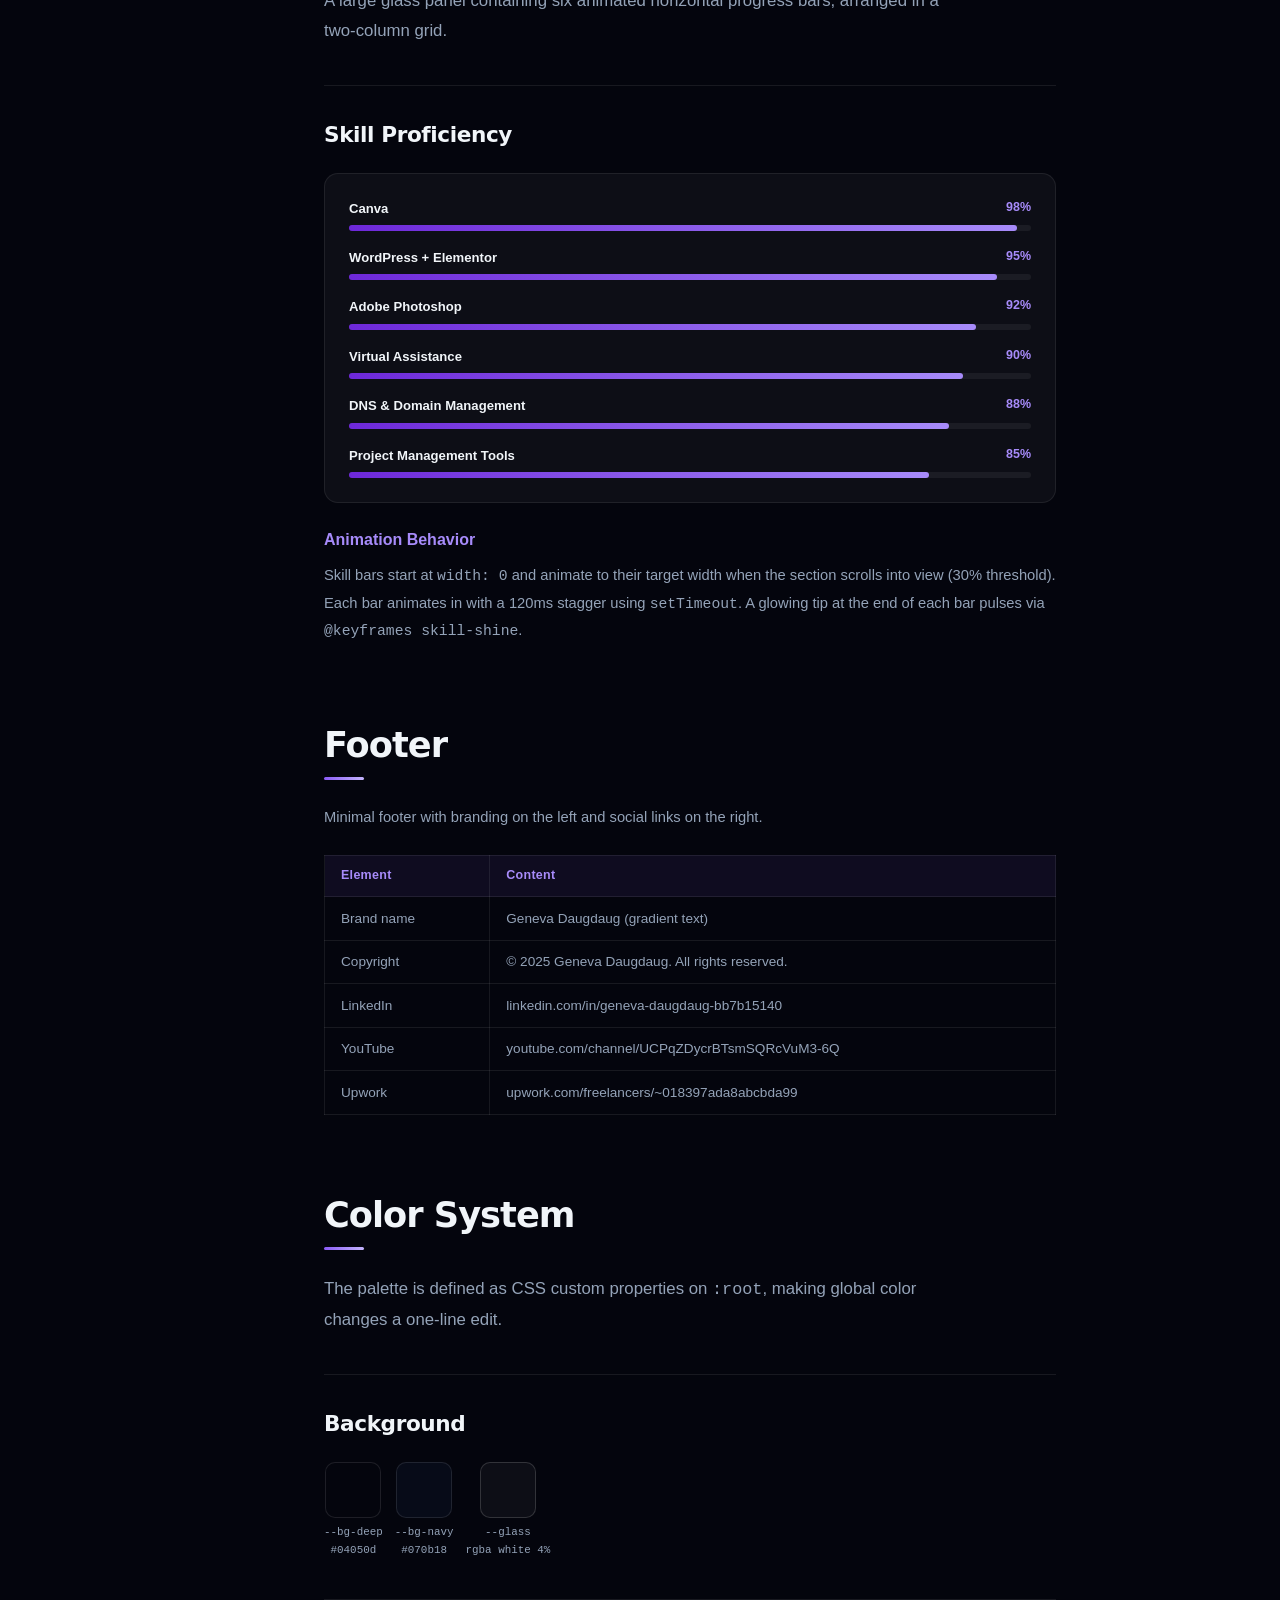
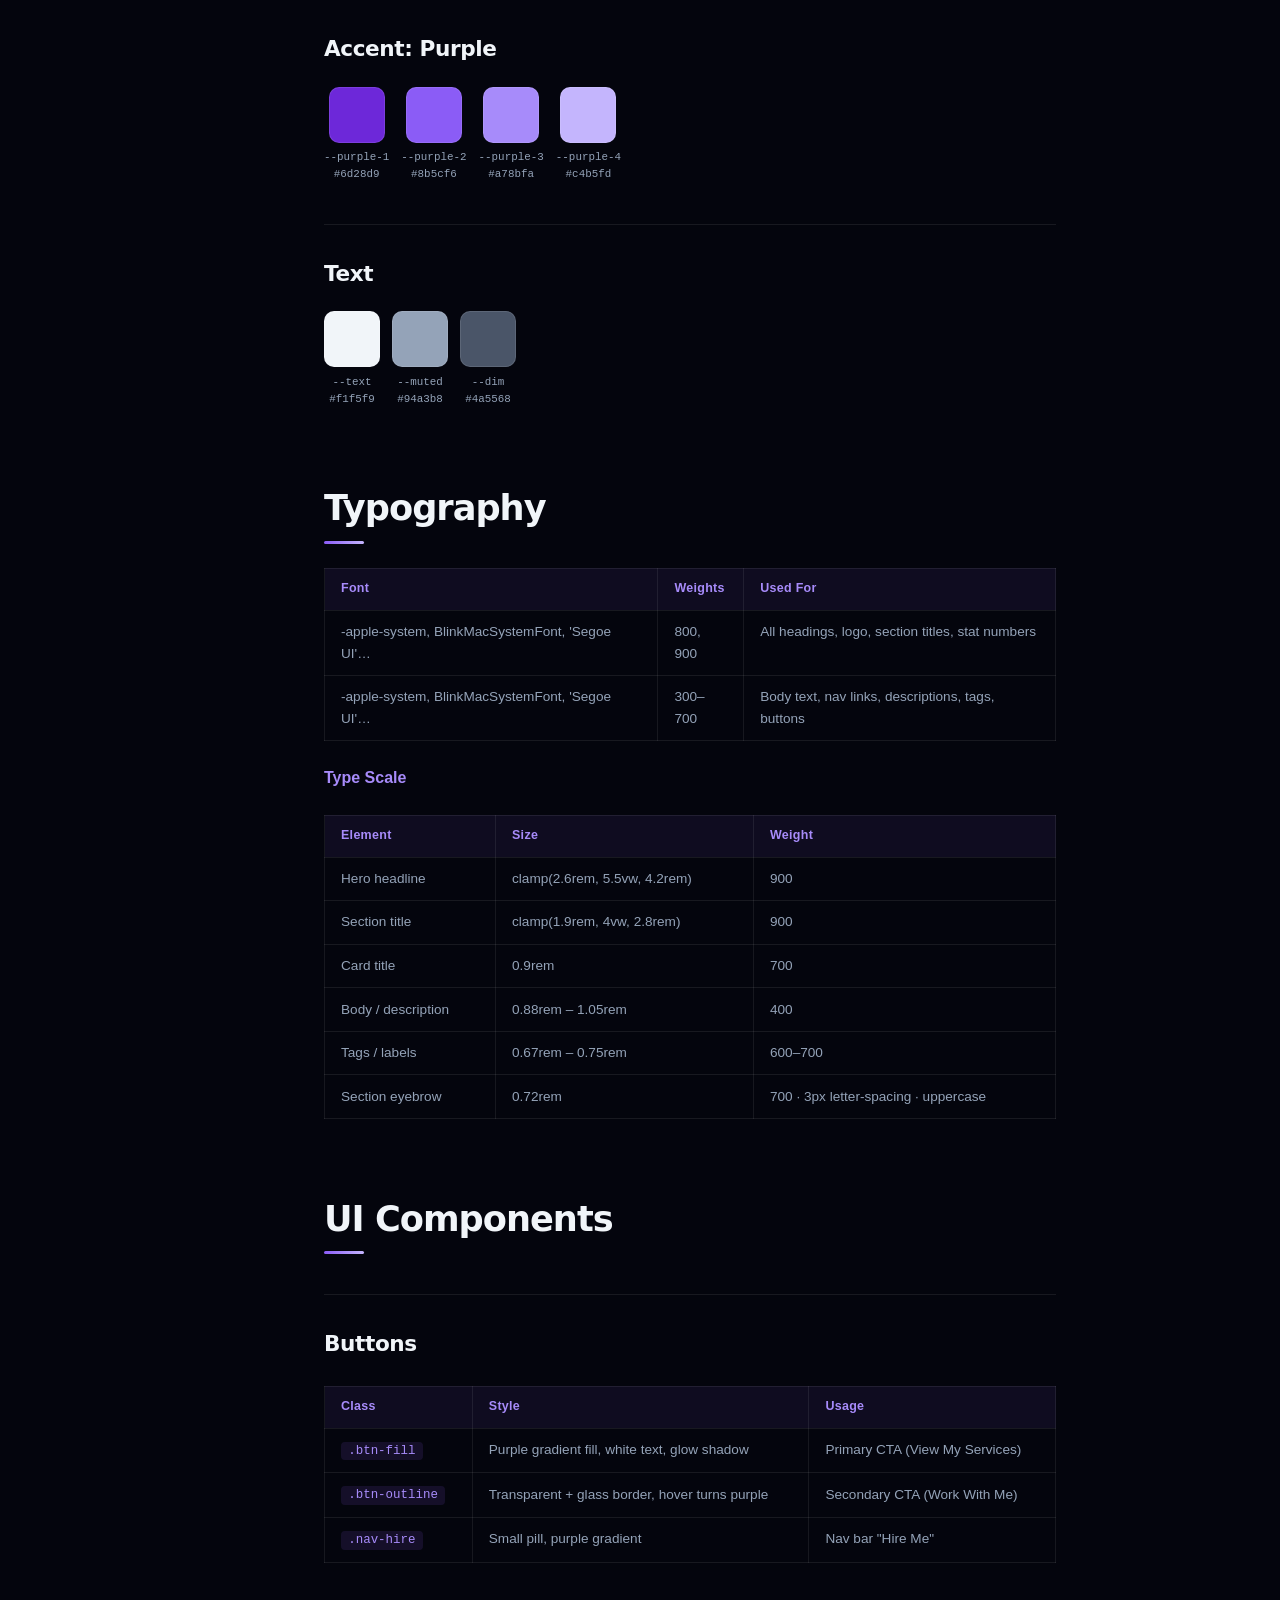
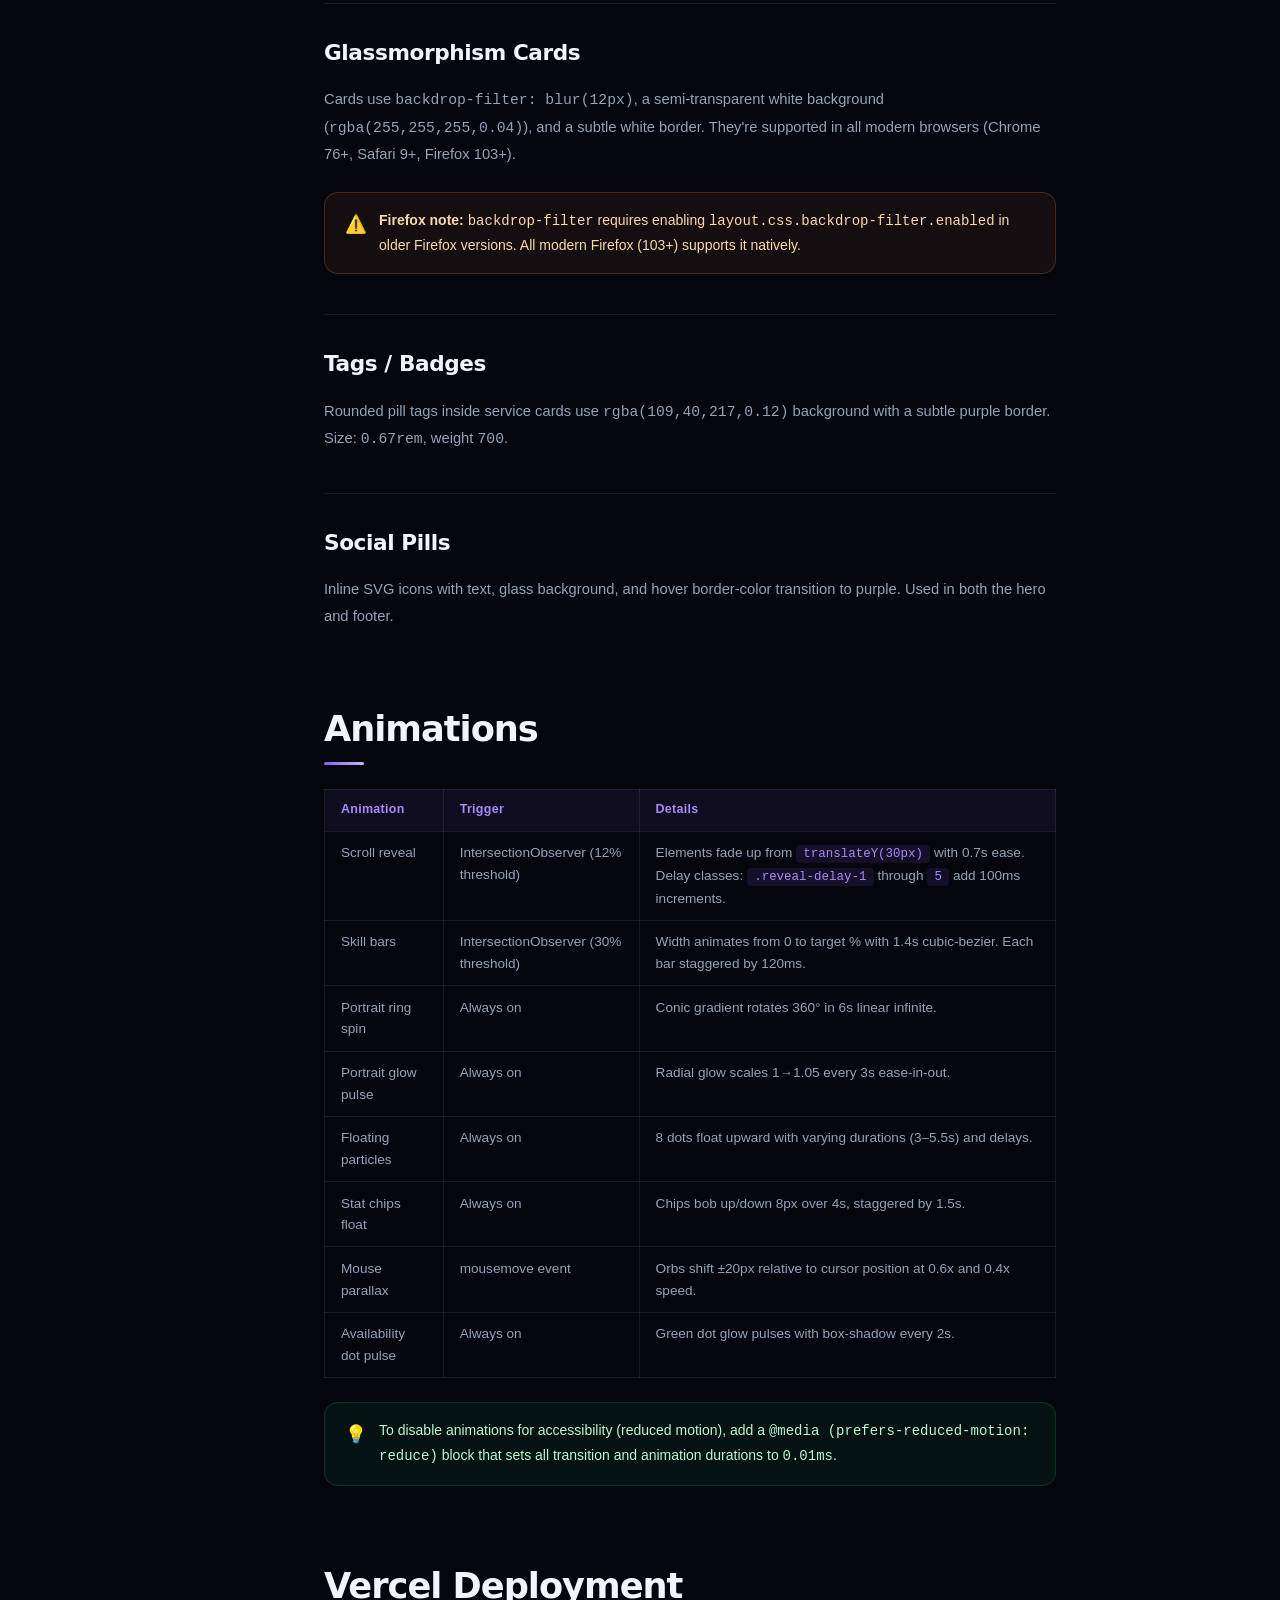
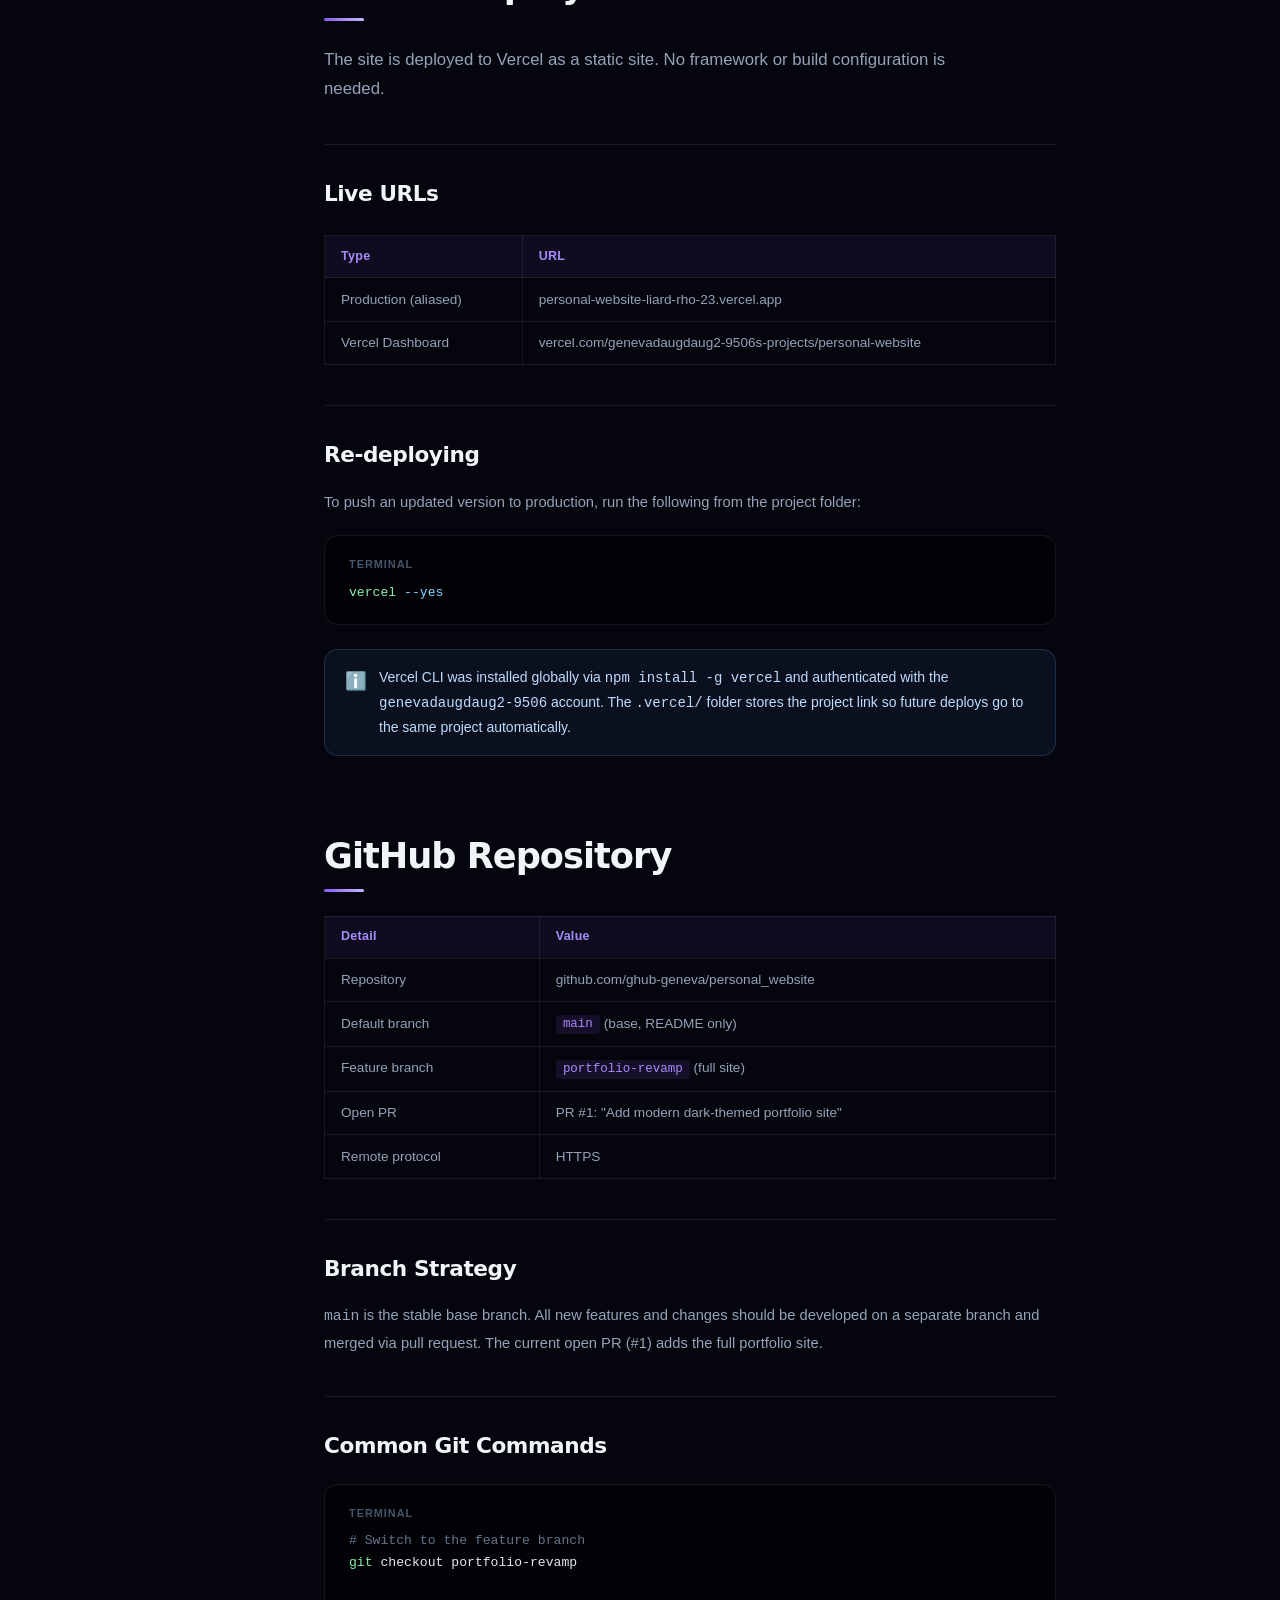
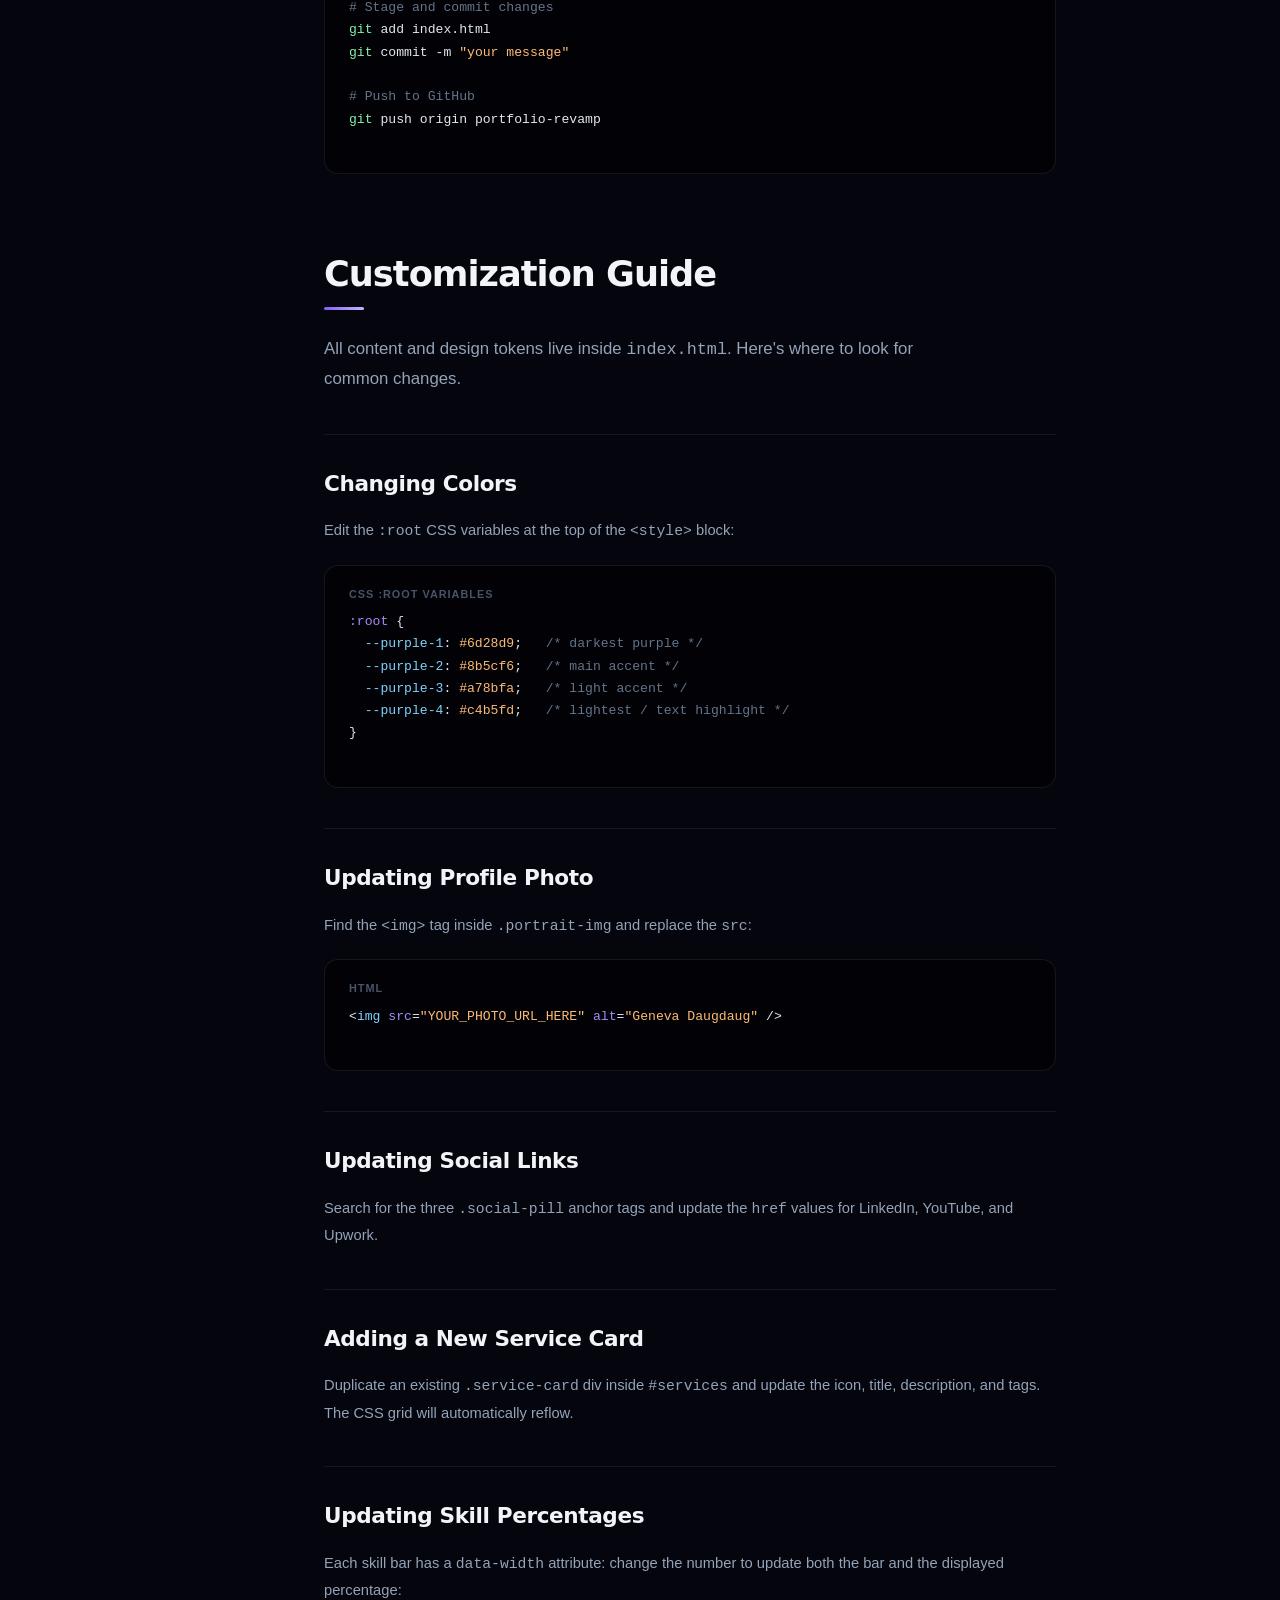
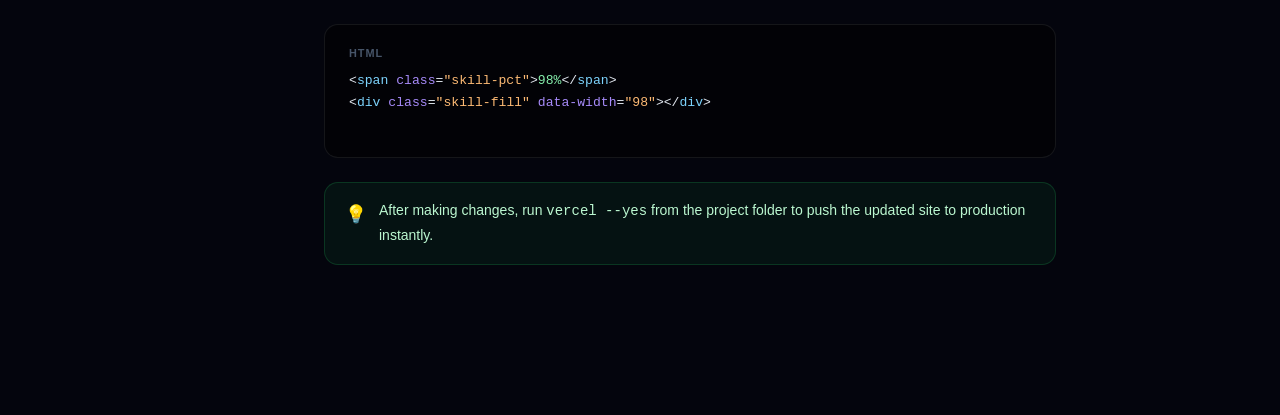
<file: documentation.html>
<!DOCTYPE html>
<html lang="en">
<head>
  <meta charset="UTF-8" />
  <meta name="viewport" content="width=device-width, initial-scale=1.0" />
  <title>Documentation - Geneva Daugdaug Portfolio</title>
  <style>
    *, *::before, *::after { box-sizing: border-box; margin: 0; padding: 0; }

    :root {
      --bg:         #04050d;
      --surface:    #0a0d1a;
      --card:       rgba(255,255,255,0.04);
      --border:     rgba(255,255,255,0.08);
      --purple-1:   #6d28d9;
      --purple-2:   #8b5cf6;
      --purple-3:   #a78bfa;
      --purple-4:   #c4b5fd;
      --text:       #f1f5f9;
      --muted:      #94a3b8;
      --dim:        #475569;
      --green:      #22c55e;
      --blue:       #60a5fa;
      --orange:     #fb923c;
      --radius:     14px;
      --sidebar-w:  260px;
    }

    html { scroll-behavior: smooth; }

    body {
      font-family: -apple-system, BlinkMacSystemFont, 'Segoe UI', Roboto, sans-serif;
      background: var(--bg);
      color: var(--text);
      display: flex;
      min-height: 100vh;
      line-height: 1.6;
    }

    /* ── SIDEBAR ── */
    .sidebar {
      width: var(--sidebar-w);
      min-width: var(--sidebar-w);
      background: var(--surface);
      border-right: 1px solid var(--border);
      padding: 2rem 1.5rem;
      position: fixed;
      top: 0; left: 0; bottom: 0;
      overflow-y: auto;
      z-index: 50;
    }

    .sidebar-logo {
      font-family: 'Segoe UI', system-ui, -apple-system, sans-serif;
      font-size: 1rem;
      font-weight: 800;
      background: linear-gradient(135deg, var(--purple-3), var(--purple-4));
      -webkit-background-clip: text;
      -webkit-text-fill-color: transparent;
      margin-bottom: 0.25rem;
    }
    .sidebar-sub {
      font-size: 0.72rem;
      color: var(--dim);
      margin-bottom: 2rem;
      font-weight: 500;
    }

    .nav-group { margin-bottom: 1.75rem; }
    .nav-group-label {
      font-size: 0.68rem;
      font-weight: 700;
      letter-spacing: 1.5px;
      text-transform: uppercase;
      color: var(--dim);
      margin-bottom: 0.5rem;
      padding-left: 0.5rem;
    }
    .nav-item {
      display: block;
      padding: 0.45rem 0.75rem;
      border-radius: 8px;
      color: var(--muted);
      text-decoration: none;
      font-size: 0.85rem;
      font-weight: 500;
      transition: all 0.2s;
      margin-bottom: 0.15rem;
    }
    .nav-item:hover { color: var(--text); background: rgba(255,255,255,0.05); }
    .nav-item.active { color: var(--purple-3); background: rgba(139,92,246,0.1); }

    .sidebar-version {
      margin-top: auto;
      padding-top: 1.5rem;
      border-top: 1px solid var(--border);
      font-size: 0.75rem;
      color: var(--dim);
    }
    .sidebar-version span { color: var(--green); font-weight: 600; }

    /* ── MAIN ── */
    .main {
      margin-left: var(--sidebar-w);
      flex: 1;
      padding: 3.5rem 4rem 6rem;
      max-width: 860px;
    }

    /* ── SECTIONS ── */
    .doc-section { margin-bottom: 5rem; }

    .doc-section h1 {
      font-family: 'Segoe UI', system-ui, -apple-system, sans-serif;
      font-size: 2.2rem;
      font-weight: 800;
      letter-spacing: -1px;
      margin-bottom: 0.5rem;
      line-height: 1.15;
    }
    .doc-section h2 {
      font-family: 'Segoe UI', system-ui, -apple-system, sans-serif;
      font-size: 1.35rem;
      font-weight: 700;
      letter-spacing: -0.4px;
      margin: 2.5rem 0 1rem;
      padding-top: 2rem;
      border-top: 1px solid var(--border);
    }
    .doc-section h3 {
      font-size: 1rem;
      font-weight: 700;
      color: var(--purple-3);
      margin: 1.5rem 0 0.6rem;
    }

    .doc-lead {
      color: var(--muted);
      font-size: 1.05rem;
      line-height: 1.75;
      margin-bottom: 2rem;
      max-width: 640px;
    }

    p {
      color: var(--muted);
      font-size: 0.92rem;
      line-height: 1.8;
      margin-bottom: 1rem;
    }

    /* Divider */
    .divider {
      width: 40px; height: 3px;
      background: linear-gradient(90deg, var(--purple-2), var(--purple-4));
      border-radius: 2px;
      margin: 0.75rem 0 1.5rem;
    }

    /* Badge */
    .badge {
      display: inline-flex;
      align-items: center;
      gap: 0.35rem;
      font-size: 0.72rem;
      font-weight: 700;
      padding: 0.25rem 0.7rem;
      border-radius: 50px;
      letter-spacing: 0.3px;
      margin-right: 0.4rem;
      margin-bottom: 0.4rem;
    }
    .badge-purple { background: rgba(139,92,246,0.15); border: 1px solid rgba(139,92,246,0.3); color: var(--purple-3); }
    .badge-green  { background: rgba(34,197,94,0.12);  border: 1px solid rgba(34,197,94,0.3);  color: #4ade80; }
    .badge-blue   { background: rgba(96,165,250,0.12); border: 1px solid rgba(96,165,250,0.3); color: var(--blue); }
    .badge-orange { background: rgba(251,146,60,0.12); border: 1px solid rgba(251,146,60,0.3); color: var(--orange); }

    /* Cards */
    .card-grid {
      display: grid;
      grid-template-columns: repeat(auto-fit, minmax(220px, 1fr));
      gap: 1rem;
      margin: 1.5rem 0;
    }
    .doc-card {
      background: var(--card);
      border: 1px solid var(--border);
      border-radius: var(--radius);
      padding: 1.25rem 1.4rem;
      transition: border-color 0.2s;
    }
    .doc-card:hover { border-color: rgba(139,92,246,0.3); }
    .doc-card-icon { font-size: 1.4rem; margin-bottom: 0.6rem; }
    .doc-card-title { font-weight: 700; font-size: 0.9rem; margin-bottom: 0.3rem; }
    .doc-card-desc { color: var(--muted); font-size: 0.8rem; line-height: 1.55; margin: 0; }

    /* Table */
    .doc-table {
      width: 100%;
      border-collapse: collapse;
      margin: 1.5rem 0;
      font-size: 0.85rem;
    }
    .doc-table th {
      background: rgba(139,92,246,0.08);
      border: 1px solid var(--border);
      padding: 0.65rem 1rem;
      text-align: left;
      font-weight: 600;
      font-size: 0.78rem;
      color: var(--purple-3);
      letter-spacing: 0.3px;
    }
    .doc-table td {
      border: 1px solid var(--border);
      padding: 0.65rem 1rem;
      color: var(--muted);
      vertical-align: top;
    }
    .doc-table tr:hover td { background: rgba(255,255,255,0.02); }
    .doc-table code {
      background: rgba(139,92,246,0.12);
      color: var(--purple-3);
      padding: 0.15rem 0.45rem;
      border-radius: 4px;
      font-family: 'Courier New', Courier, monospace;
      font-size: 0.78rem;
    }

    /* Code blocks */
    .code-block {
      background: rgba(0,0,0,0.5);
      border: 1px solid var(--border);
      border-radius: var(--radius);
      padding: 1.25rem 1.5rem;
      margin: 1.25rem 0;
      overflow-x: auto;
      position: relative;
    }
    .code-block pre {
      font-family: 'Courier New', Courier, monospace;
      font-size: 0.82rem;
      line-height: 1.7;
      color: #e2e8f0;
      margin: 0;
    }
    .code-label {
      font-size: 0.68rem;
      font-weight: 700;
      letter-spacing: 1px;
      text-transform: uppercase;
      color: var(--dim);
      margin-bottom: 0.5rem;
    }
    .token-purple { color: var(--purple-3); }
    .token-blue   { color: #7dd3fc; }
    .token-green  { color: #86efac; }
    .token-orange { color: #fdba74; }
    .token-gray   { color: #64748b; }

    /* Callout */
    .callout {
      border-radius: var(--radius);
      padding: 1rem 1.25rem;
      margin: 1.5rem 0;
      font-size: 0.875rem;
      line-height: 1.7;
      display: flex;
      gap: 0.75rem;
      align-items: flex-start;
    }
    .callout-icon { font-size: 1.1rem; flex-shrink: 0; margin-top: 1px; }
    .callout-info    { background: rgba(96,165,250,0.07);  border: 1px solid rgba(96,165,250,0.2);  color: #bfdbfe; }
    .callout-tip     { background: rgba(34,197,94,0.07);   border: 1px solid rgba(34,197,94,0.2);   color: #bbf7d0; }
    .callout-warning { background: rgba(251,146,60,0.07);  border: 1px solid rgba(251,146,60,0.2);  color: #fed7aa; }

    /* Color palette */
    .color-row { display: flex; gap: 0.75rem; flex-wrap: wrap; margin: 1.25rem 0; }
    .color-swatch {
      display: flex;
      flex-direction: column;
      align-items: center;
      gap: 0.4rem;
    }
    .swatch-box {
      width: 56px; height: 56px;
      border-radius: 10px;
      border: 1px solid rgba(255,255,255,0.1);
    }
    .swatch-label { font-size: 0.68rem; color: var(--muted); font-family: 'Courier New', Courier, monospace; text-align: center; }

    /* Progress bar preview */
    .skill-preview {
      background: var(--card);
      border: 1px solid var(--border);
      border-radius: var(--radius);
      padding: 1.5rem;
      margin: 1.25rem 0;
    }
    .skill-row-preview { margin-bottom: 1rem; }
    .skill-row-preview:last-child { margin-bottom: 0; }
    .skill-head-p { display: flex; justify-content: space-between; margin-bottom: 0.4rem; font-size: 0.82rem; font-weight: 600; }
    .skill-pct-p { color: var(--purple-3); font-size: 0.78rem; }
    .skill-bar-p { background: rgba(255,255,255,0.06); border-radius: 50px; height: 6px; }
    .skill-fill-p { height: 100%; border-radius: 50px; background: linear-gradient(90deg, var(--purple-1), var(--purple-3)); }

    /* Section anchor link */
    h2 { scroll-margin-top: 2rem; }
    h3 { scroll-margin-top: 2rem; }

    /* Responsive */
    @media (max-width: 768px) {
      .sidebar { display: none; }
      .main { margin-left: 0; padding: 2rem 1.5rem 4rem; }
    }
  </style>
</head>
<body>

  <!-- ── SIDEBAR ── -->
  <aside class="sidebar">
    <div class="sidebar-logo">Geneva Daugdaug</div>
    <div class="sidebar-sub">Portfolio Documentation</div>

    <nav>
      <div class="nav-group">
        <div class="nav-group-label">Getting Started</div>
        <a href="#overview" class="nav-item active">Overview</a>
        <a href="#tech-stack" class="nav-item">Tech Stack</a>
        <a href="#file-structure" class="nav-item">File Structure</a>
      </div>

      <div class="nav-group">
        <div class="nav-group-label">Site Sections</div>
        <a href="#hero" class="nav-item">Hero</a>
        <a href="#services" class="nav-item">Services</a>
        <a href="#experience" class="nav-item">Experience</a>
        <a href="#skills" class="nav-item">Skills</a>
        <a href="#footer" class="nav-item">Footer</a>
      </div>

      <div class="nav-group">
        <div class="nav-group-label">Design System</div>
        <a href="#colors" class="nav-item">Colors</a>
        <a href="#typography" class="nav-item">Typography</a>
        <a href="#components" class="nav-item">Components</a>
        <a href="#animations" class="nav-item">Animations</a>
      </div>

      <div class="nav-group">
        <div class="nav-group-label">Deployment</div>
        <a href="#vercel" class="nav-item">Vercel</a>
        <a href="#github" class="nav-item">GitHub</a>
        <a href="#customization" class="nav-item">Customization</a>
      </div>
    </nav>

    <div class="sidebar-version">
      Version <span>1.0.0</span> · May 2025
    </div>
  </aside>

  <!-- ── MAIN ── -->
  <main class="main">

    <!-- OVERVIEW -->
    <div class="doc-section" id="overview">
      <h1>Portfolio Documentation</h1>
      <div class="divider"></div>
      <p class="doc-lead">
        Complete reference for the Geneva Daugdaug personal portfolio website, a modern, dark-themed single-page application built with pure HTML, CSS, and JavaScript.
      </p>

      <div class="card-grid">
        <div class="doc-card">
          <div class="doc-card-icon">⚡</div>
          <div class="doc-card-title">No Build Step</div>
          <p class="doc-card-desc">Plain HTML/CSS/JS: open directly in any browser, no tools required.</p>
        </div>
        <div class="doc-card">
          <div class="doc-card-icon">📱</div>
          <div class="doc-card-title">Fully Responsive</div>
          <p class="doc-card-desc">Adapts from desktop down to 320px mobile screens.</p>
        </div>
        <div class="doc-card">
          <div class="doc-card-icon">🎨</div>
          <div class="doc-card-title">Dark Luxury Theme</div>
          <p class="doc-card-desc">Purple neon gradients, glassmorphism, and soft glows throughout.</p>
        </div>
        <div class="doc-card">
          <div class="doc-card-icon">🚀</div>
          <div class="doc-card-title">Deployed on Vercel</div>
          <p class="doc-card-desc">Live at personal-website-liard-rho-23.vercel.app</p>
        </div>
      </div>

      <h2 id="tech-stack">Tech Stack</h2>
      <table class="doc-table">
        <thead>
          <tr><th>Technology</th><th>Purpose</th><th>Version / Source</th></tr>
        </thead>
        <tbody>
          <tr><td>HTML5</td><td>Page structure and semantics</td><td>Native</td></tr>
          <tr><td>CSS3</td><td>Styling, animations, glassmorphism</td><td>Native</td></tr>
          <tr><td>JavaScript (ES6+)</td><td>Scroll animations, parallax, skill bars</td><td>Native</td></tr>
          <tr><td>System Font Stack</td><td>Headings and display text</td><td>OS native (no external request)</td></tr>
          <tr><td>System Font Stack</td><td>Body and UI text</td><td>OS native (no external request)</td></tr>
          <tr><td>IntersectionObserver API</td><td>Scroll-triggered reveal animations</td><td>Browser native</td></tr>
          <tr><td>CSS backdrop-filter</td><td>Glassmorphism blur effects</td><td>Modern browsers</td></tr>
          <tr><td>Vercel</td><td>Hosting and deployment</td><td>vercel.com</td></tr>
        </tbody>
      </table>

      <h2 id="file-structure">File Structure</h2>
      <div class="code-block">
        <div class="code-label">Directory</div>
        <pre>
personal-website/
├── <span class="token-blue">index.html</span>          <span class="token-gray"># Main portfolio page (all-in-one)</span>
├── <span class="token-blue">documentation.html</span>  <span class="token-gray"># This file</span>
├── <span class="token-green">.gitignore</span>          <span class="token-gray"># Git ignore rules (Vercel generated)</span>
└── <span class="token-orange">.vercel/</span>            <span class="token-gray"># Vercel project config (auto-generated)</span>
        </pre>
      </div>

      <div class="callout callout-info">
        <span class="callout-icon">ℹ️</span>
        <span>All styles and scripts are embedded inline inside <code>index.html</code>. No external CSS or JS files are needed. This keeps deployment simple and eliminates loading dependencies.</span>
      </div>
    </div>

    <!-- HERO -->
    <div class="doc-section" id="hero">
      <h1>Hero Section</h1>
      <div class="divider"></div>
      <p class="doc-lead">The full-viewport landing section with a two-column layout with text on the left, portrait on the right.</p>

      <h2>Structure</h2>
      <table class="doc-table">
        <thead><tr><th>Element</th><th>Description</th></tr></thead>
        <tbody>
          <tr><td>Availability badge</td><td>Green pulsing dot + "Available for Freelance Work" text</td></tr>
          <tr><td>Headline</td><td>"Hi, I'm <strong>Geneva</strong> Designer &amp; VA" with name highlighted in purple gradient</td></tr>
          <tr><td>Subtext</td><td>One-line value proposition for potential clients</td></tr>
          <tr><td>CTA Buttons</td><td>"View My Services" (purple fill) + "Work With Me" (outline)</td></tr>
          <tr><td>Social Pills</td><td>LinkedIn, YouTube, Upwork with SVG icons</td></tr>
          <tr><td>Portrait</td><td>Circular image with spinning gradient ring and glow</td></tr>
          <tr><td>Stat Chips</td><td>Floating glassmorphism cards: "Top Designer" + "5-Star Rated"</td></tr>
          <tr><td>Particles</td><td>8 animated purple dots floating upward around the portrait</td></tr>
          <tr><td>Background</td><td>3 radial gradient orbs + dot-grid pattern with parallax on mouse move</td></tr>
        </tbody>
      </table>

      <h3>Portrait Animation</h3>
      <p>The portrait uses a <code>conic-gradient</code> spinning ring with a 6-second CSS animation, layered over a radial glow that pulses using <code>@keyframes glow-pulse</code>.</p>

      <h3>Mouse Parallax</h3>
      <p>The three background orbs respond to mouse movement via a <code>mousemove</code> event listener, shifting at different speeds (0.6x and 0.4x) for a subtle depth effect.</p>
    </div>

    <!-- SERVICES -->
    <div class="doc-section" id="services">
      <h1>Services Section</h1>
      <div class="divider"></div>
      <p class="doc-lead">Six glassmorphism cards displayed in a responsive grid showcasing the freelancer's core offerings.</p>

      <h2>Service Cards</h2>
      <table class="doc-table">
        <thead><tr><th>Card</th><th>Icon</th><th>Tags</th></tr></thead>
        <tbody>
          <tr><td>Graphics Design</td><td>🎨</td><td>Photoshop, Illustrator, Canva</td></tr>
          <tr><td>Website Development</td><td>🌐</td><td>WordPress, Elementor, Shopify, Wix</td></tr>
          <tr><td>Domains &amp; DNS</td><td>📡</td><td>A Records, CNAME, MX / TXT</td></tr>
          <tr><td>Marketing &amp; Tools</td><td>📣</td><td>Kajabi, Mailchimp, Zapier, Zoho</td></tr>
          <tr><td>Project Management</td><td>📋</td><td>ClickUp, Asana, Podio</td></tr>
          <tr><td>Productivity &amp; Support</td><td>🖥️</td><td>M365, Freshdesk, Zendesk</td></tr>
        </tbody>
      </table>

      <h3>Card Hover Effect</h3>
      <p>On hover, each card lifts <code>translateY(-6px)</code>, the border becomes subtly purple, a top-edge neon line fades in, and an inner radial glow appears, all using CSS transitions.</p>

      <h3>Grid Breakpoints</h3>
      <table class="doc-table">
        <thead><tr><th>Screen Width</th><th>Columns</th></tr></thead>
        <tbody>
          <tr><td>&gt; 1200px</td><td>6 columns</td></tr>
          <tr><td>900px – 1200px</td><td>3 columns</td></tr>
          <tr><td>640px – 900px</td><td>2 columns</td></tr>
          <tr><td>&lt; 420px</td><td>1 column</td></tr>
        </tbody>
      </table>
    </div>

    <!-- EXPERIENCE -->
    <div class="doc-section" id="experience">
      <h1>Experience Section</h1>
      <div class="divider"></div>
      <p class="doc-lead">A two-column layout with a glowing vertical timeline on the left and stats cards on the right.</p>

      <h2>Timeline Entries</h2>
      <table class="doc-table">
        <thead><tr><th>Role</th><th>Organization</th><th>Icon</th></tr></thead>
        <tbody>
          <tr><td>Graphics Designer / Virtual Assistant</td><td>Worldwide Holdings, US</td><td>💼</td></tr>
          <tr><td>IT Administrator</td><td>Municipality of Cordova</td><td>🏛️</td></tr>
          <tr><td>Web Developer</td><td>Cebu Web Designs, Cebu City</td><td>💻</td></tr>
          <tr><td>Technical Virtual Assistant</td><td>Jezweb Pty Ltd, Australia</td><td>🔧</td></tr>
          <tr><td>Microsoft 365 IT Admin Support</td><td>Microsoft, US</td><td>🪟</td></tr>
        </tbody>
      </table>

      <h2>Stats Cards</h2>
      <div class="card-grid">
        <div class="doc-card">
          <div class="doc-card-icon">🗓️</div>
          <div class="doc-card-title">5+ Years</div>
          <p class="doc-card-desc">Years of Experience</p>
        </div>
        <div class="doc-card">
          <div class="doc-card-icon">🚀</div>
          <div class="doc-card-title">50+</div>
          <p class="doc-card-desc">Projects Completed</p>
        </div>
        <div class="doc-card">
          <div class="doc-card-icon">💯</div>
          <div class="doc-card-title">100%</div>
          <p class="doc-card-desc">Client Satisfaction</p>
        </div>
        <div class="doc-card">
          <div class="doc-card-icon">🌏</div>
          <div class="doc-card-title">24/7</div>
          <p class="doc-card-desc">Reliable Support</p>
        </div>
      </div>
    </div>

    <!-- SKILLS -->
    <div class="doc-section" id="skills">
      <h1>Skills Section</h1>
      <div class="divider"></div>
      <p class="doc-lead">A large glass panel containing six animated horizontal progress bars, arranged in a two-column grid.</p>

      <h2>Skill Proficiency</h2>
      <div class="skill-preview">
        <div class="skill-row-preview">
          <div class="skill-head-p"><span>Canva</span><span class="skill-pct-p">98%</span></div>
          <div class="skill-bar-p"><div class="skill-fill-p" style="width:98%"></div></div>
        </div>
        <div class="skill-row-preview">
          <div class="skill-head-p"><span>WordPress + Elementor</span><span class="skill-pct-p">95%</span></div>
          <div class="skill-bar-p"><div class="skill-fill-p" style="width:95%"></div></div>
        </div>
        <div class="skill-row-preview">
          <div class="skill-head-p"><span>Adobe Photoshop</span><span class="skill-pct-p">92%</span></div>
          <div class="skill-bar-p"><div class="skill-fill-p" style="width:92%"></div></div>
        </div>
        <div class="skill-row-preview">
          <div class="skill-head-p"><span>Virtual Assistance</span><span class="skill-pct-p">90%</span></div>
          <div class="skill-bar-p"><div class="skill-fill-p" style="width:90%"></div></div>
        </div>
        <div class="skill-row-preview">
          <div class="skill-head-p"><span>DNS &amp; Domain Management</span><span class="skill-pct-p">88%</span></div>
          <div class="skill-bar-p"><div class="skill-fill-p" style="width:88%"></div></div>
        </div>
        <div class="skill-row-preview">
          <div class="skill-head-p"><span>Project Management Tools</span><span class="skill-pct-p">85%</span></div>
          <div class="skill-bar-p"><div class="skill-fill-p" style="width:85%"></div></div>
        </div>
      </div>

      <h3>Animation Behavior</h3>
      <p>Skill bars start at <code>width: 0</code> and animate to their target width when the section scrolls into view (30% threshold). Each bar animates in with a 120ms stagger using <code>setTimeout</code>. A glowing tip at the end of each bar pulses via <code>@keyframes skill-shine</code>.</p>
    </div>

    <!-- FOOTER -->
    <div class="doc-section" id="footer">
      <h1>Footer</h1>
      <div class="divider"></div>
      <p>Minimal footer with branding on the left and social links on the right.</p>
      <table class="doc-table">
        <thead><tr><th>Element</th><th>Content</th></tr></thead>
        <tbody>
          <tr><td>Brand name</td><td>Geneva Daugdaug (gradient text)</td></tr>
          <tr><td>Copyright</td><td>© 2025 Geneva Daugdaug. All rights reserved.</td></tr>
          <tr><td>LinkedIn</td><td>linkedin.com/in/geneva-daugdaug-bb7b15140</td></tr>
          <tr><td>YouTube</td><td>youtube.com/channel/UCPqZDycrBTsmSQRcVuM3-6Q</td></tr>
          <tr><td>Upwork</td><td>upwork.com/freelancers/~018397ada8abcbda99</td></tr>
        </tbody>
      </table>
    </div>

    <!-- COLORS -->
    <div class="doc-section" id="colors">
      <h1>Color System</h1>
      <div class="divider"></div>
      <p class="doc-lead">The palette is defined as CSS custom properties on <code>:root</code>, making global color changes a one-line edit.</p>

      <h2>Background</h2>
      <div class="color-row">
        <div class="color-swatch"><div class="swatch-box" style="background:#04050d;"></div><div class="swatch-label">--bg-deep<br/>#04050d</div></div>
        <div class="color-swatch"><div class="swatch-box" style="background:#070b18;"></div><div class="swatch-label">--bg-navy<br/>#070b18</div></div>
        <div class="color-swatch"><div class="swatch-box" style="background:rgba(255,255,255,0.04); border: 1px solid rgba(255,255,255,0.15);"></div><div class="swatch-label">--glass<br/>rgba white 4%</div></div>
      </div>

      <h2>Accent: Purple</h2>
      <div class="color-row">
        <div class="color-swatch"><div class="swatch-box" style="background:#6d28d9;"></div><div class="swatch-label">--purple-1<br/>#6d28d9</div></div>
        <div class="color-swatch"><div class="swatch-box" style="background:#8b5cf6;"></div><div class="swatch-label">--purple-2<br/>#8b5cf6</div></div>
        <div class="color-swatch"><div class="swatch-box" style="background:#a78bfa;"></div><div class="swatch-label">--purple-3<br/>#a78bfa</div></div>
        <div class="color-swatch"><div class="swatch-box" style="background:#c4b5fd;"></div><div class="swatch-label">--purple-4<br/>#c4b5fd</div></div>
      </div>

      <h2>Text</h2>
      <div class="color-row">
        <div class="color-swatch"><div class="swatch-box" style="background:#f1f5f9;"></div><div class="swatch-label">--text<br/>#f1f5f9</div></div>
        <div class="color-swatch"><div class="swatch-box" style="background:#94a3b8;"></div><div class="swatch-label">--muted<br/>#94a3b8</div></div>
        <div class="color-swatch"><div class="swatch-box" style="background:#4a5568;"></div><div class="swatch-label">--dim<br/>#4a5568</div></div>
      </div>
    </div>

    <!-- TYPOGRAPHY -->
    <div class="doc-section" id="typography">
      <h1>Typography</h1>
      <div class="divider"></div>

      <table class="doc-table">
        <thead><tr><th>Font</th><th>Weights</th><th>Used For</th></tr></thead>
        <tbody>
          <tr><td>-apple-system, BlinkMacSystemFont, 'Segoe UI'…</td><td>800, 900</td><td>All headings, logo, section titles, stat numbers</td></tr>
          <tr><td>-apple-system, BlinkMacSystemFont, 'Segoe UI'…</td><td>300–700</td><td>Body text, nav links, descriptions, tags, buttons</td></tr>
        </tbody>
      </table>

      <h3>Type Scale</h3>
      <table class="doc-table">
        <thead><tr><th>Element</th><th>Size</th><th>Weight</th></tr></thead>
        <tbody>
          <tr><td>Hero headline</td><td>clamp(2.6rem, 5.5vw, 4.2rem)</td><td>900</td></tr>
          <tr><td>Section title</td><td>clamp(1.9rem, 4vw, 2.8rem)</td><td>900</td></tr>
          <tr><td>Card title</td><td>0.9rem</td><td>700</td></tr>
          <tr><td>Body / description</td><td>0.88rem – 1.05rem</td><td>400</td></tr>
          <tr><td>Tags / labels</td><td>0.67rem – 0.75rem</td><td>600–700</td></tr>
          <tr><td>Section eyebrow</td><td>0.72rem</td><td>700 · 3px letter-spacing · uppercase</td></tr>
        </tbody>
      </table>
    </div>

    <!-- COMPONENTS -->
    <div class="doc-section" id="components">
      <h1>UI Components</h1>
      <div class="divider"></div>

      <h2>Buttons</h2>
      <table class="doc-table">
        <thead><tr><th>Class</th><th>Style</th><th>Usage</th></tr></thead>
        <tbody>
          <tr><td><code>.btn-fill</code></td><td>Purple gradient fill, white text, glow shadow</td><td>Primary CTA (View My Services)</td></tr>
          <tr><td><code>.btn-outline</code></td><td>Transparent + glass border, hover turns purple</td><td>Secondary CTA (Work With Me)</td></tr>
          <tr><td><code>.nav-hire</code></td><td>Small pill, purple gradient</td><td>Nav bar "Hire Me"</td></tr>
        </tbody>
      </table>

      <h2>Glassmorphism Cards</h2>
      <p>Cards use <code>backdrop-filter: blur(12px)</code>, a semi-transparent white background (<code>rgba(255,255,255,0.04)</code>), and a subtle white border. They're supported in all modern browsers (Chrome 76+, Safari 9+, Firefox 103+).</p>

      <div class="callout callout-warning">
        <span class="callout-icon">⚠️</span>
        <span><strong>Firefox note:</strong> <code>backdrop-filter</code> requires enabling <code>layout.css.backdrop-filter.enabled</code> in older Firefox versions. All modern Firefox (103+) supports it natively.</span>
      </div>

      <h2>Tags / Badges</h2>
      <p>Rounded pill tags inside service cards use <code>rgba(109,40,217,0.12)</code> background with a subtle purple border. Size: <code>0.67rem</code>, weight <code>700</code>.</p>

      <h2>Social Pills</h2>
      <p>Inline SVG icons with text, glass background, and hover border-color transition to purple. Used in both the hero and footer.</p>
    </div>

    <!-- ANIMATIONS -->
    <div class="doc-section" id="animations">
      <h1>Animations</h1>
      <div class="divider"></div>

      <table class="doc-table">
        <thead><tr><th>Animation</th><th>Trigger</th><th>Details</th></tr></thead>
        <tbody>
          <tr><td>Scroll reveal</td><td>IntersectionObserver (12% threshold)</td><td>Elements fade up from <code>translateY(30px)</code> with 0.7s ease. Delay classes: <code>.reveal-delay-1</code> through <code>5</code> add 100ms increments.</td></tr>
          <tr><td>Skill bars</td><td>IntersectionObserver (30% threshold)</td><td>Width animates from 0 to target % with 1.4s cubic-bezier. Each bar staggered by 120ms.</td></tr>
          <tr><td>Portrait ring spin</td><td>Always on</td><td>Conic gradient rotates 360° in 6s linear infinite.</td></tr>
          <tr><td>Portrait glow pulse</td><td>Always on</td><td>Radial glow scales 1→1.05 every 3s ease-in-out.</td></tr>
          <tr><td>Floating particles</td><td>Always on</td><td>8 dots float upward with varying durations (3–5.5s) and delays.</td></tr>
          <tr><td>Stat chips float</td><td>Always on</td><td>Chips bob up/down 8px over 4s, staggered by 1.5s.</td></tr>
          <tr><td>Mouse parallax</td><td>mousemove event</td><td>Orbs shift ±20px relative to cursor position at 0.6x and 0.4x speed.</td></tr>
          <tr><td>Availability dot pulse</td><td>Always on</td><td>Green dot glow pulses with box-shadow every 2s.</td></tr>
        </tbody>
      </table>

      <div class="callout callout-tip">
        <span class="callout-icon">💡</span>
        <span>To disable animations for accessibility (reduced motion), add a <code>@media (prefers-reduced-motion: reduce)</code> block that sets all transition and animation durations to <code>0.01ms</code>.</span>
      </div>
    </div>

    <!-- VERCEL -->
    <div class="doc-section" id="vercel">
      <h1>Vercel Deployment</h1>
      <div class="divider"></div>
      <p class="doc-lead">The site is deployed to Vercel as a static site. No framework or build configuration is needed.</p>

      <h2>Live URLs</h2>
      <table class="doc-table">
        <thead><tr><th>Type</th><th>URL</th></tr></thead>
        <tbody>
          <tr><td>Production (aliased)</td><td>personal-website-liard-rho-23.vercel.app</td></tr>
          <tr><td>Vercel Dashboard</td><td>vercel.com/genevadaugdaug2-9506s-projects/personal-website</td></tr>
        </tbody>
      </table>

      <h2>Re-deploying</h2>
      <p>To push an updated version to production, run the following from the project folder:</p>
      <div class="code-block">
        <div class="code-label">Terminal</div>
        <pre><span class="token-green">vercel</span> <span class="token-blue">--yes</span></pre>
      </div>

      <div class="callout callout-info">
        <span class="callout-icon">ℹ️</span>
        <span>Vercel CLI was installed globally via <code>npm install -g vercel</code> and authenticated with the <code>genevadaugdaug2-9506</code> account. The <code>.vercel/</code> folder stores the project link so future deploys go to the same project automatically.</span>
      </div>
    </div>

    <!-- GITHUB -->
    <div class="doc-section" id="github">
      <h1>GitHub Repository</h1>
      <div class="divider"></div>

      <table class="doc-table">
        <thead><tr><th>Detail</th><th>Value</th></tr></thead>
        <tbody>
          <tr><td>Repository</td><td>github.com/ghub-geneva/personal_website</td></tr>
          <tr><td>Default branch</td><td><code>main</code> (base, README only)</td></tr>
          <tr><td>Feature branch</td><td><code>portfolio-revamp</code> (full site)</td></tr>
          <tr><td>Open PR</td><td>PR #1: "Add modern dark-themed portfolio site"</td></tr>
          <tr><td>Remote protocol</td><td>HTTPS</td></tr>
        </tbody>
      </table>

      <h2>Branch Strategy</h2>
      <p><code>main</code> is the stable base branch. All new features and changes should be developed on a separate branch and merged via pull request. The current open PR (#1) adds the full portfolio site.</p>

      <h2>Common Git Commands</h2>
      <div class="code-block">
        <div class="code-label">Terminal</div>
        <pre>
<span class="token-gray"># Switch to the feature branch</span>
<span class="token-green">git</span> checkout portfolio-revamp

<span class="token-gray"># Stage and commit changes</span>
<span class="token-green">git</span> add index.html
<span class="token-green">git</span> commit -m <span class="token-orange">"your message"</span>

<span class="token-gray"># Push to GitHub</span>
<span class="token-green">git</span> push origin portfolio-revamp
        </pre>
      </div>
    </div>

    <!-- CUSTOMIZATION -->
    <div class="doc-section" id="customization">
      <h1>Customization Guide</h1>
      <div class="divider"></div>
      <p class="doc-lead">All content and design tokens live inside <code>index.html</code>. Here's where to look for common changes.</p>

      <h2>Changing Colors</h2>
      <p>Edit the <code>:root</code> CSS variables at the top of the <code>&lt;style&gt;</code> block:</p>
      <div class="code-block">
        <div class="code-label">CSS :root variables</div>
        <pre>
<span class="token-purple">:root</span> {
  <span class="token-blue">--purple-1</span>: <span class="token-orange">#6d28d9</span>;   <span class="token-gray">/* darkest purple */</span>
  <span class="token-blue">--purple-2</span>: <span class="token-orange">#8b5cf6</span>;   <span class="token-gray">/* main accent */</span>
  <span class="token-blue">--purple-3</span>: <span class="token-orange">#a78bfa</span>;   <span class="token-gray">/* light accent */</span>
  <span class="token-blue">--purple-4</span>: <span class="token-orange">#c4b5fd</span>;   <span class="token-gray">/* lightest / text highlight */</span>
}
        </pre>
      </div>

      <h2>Updating Profile Photo</h2>
      <p>Find the <code>&lt;img&gt;</code> tag inside <code>.portrait-img</code> and replace the <code>src</code>:</p>
      <div class="code-block">
        <div class="code-label">HTML</div>
        <pre>
&lt;<span class="token-blue">img</span> <span class="token-purple">src</span>=<span class="token-orange">"YOUR_PHOTO_URL_HERE"</span> <span class="token-purple">alt</span>=<span class="token-orange">"Geneva Daugdaug"</span> /&gt;
        </pre>
      </div>

      <h2>Updating Social Links</h2>
      <p>Search for the three <code>.social-pill</code> anchor tags and update the <code>href</code> values for LinkedIn, YouTube, and Upwork.</p>

      <h2>Adding a New Service Card</h2>
      <p>Duplicate an existing <code>.service-card</code> div inside <code>#services</code> and update the icon, title, description, and tags. The CSS grid will automatically reflow.</p>

      <h2>Updating Skill Percentages</h2>
      <p>Each skill bar has a <code>data-width</code> attribute: change the number to update both the bar and the displayed percentage:</p>
      <div class="code-block">
        <div class="code-label">HTML</div>
        <pre>
&lt;<span class="token-blue">span</span> <span class="token-purple">class</span>=<span class="token-orange">"skill-pct"</span>&gt;<span class="token-green">98%</span>&lt;/<span class="token-blue">span</span>&gt;
&lt;<span class="token-blue">div</span> <span class="token-purple">class</span>=<span class="token-orange">"skill-fill"</span> <span class="token-purple">data-width</span>=<span class="token-orange">"98"</span>&gt;&lt;/<span class="token-blue">div</span>&gt;
        </pre>
      </div>

      <div class="callout callout-tip">
        <span class="callout-icon">💡</span>
        <span>After making changes, run <code>vercel --yes</code> from the project folder to push the updated site to production instantly.</span>
      </div>
    </div>

  </main>

  <script>
    // Highlight active nav item on scroll
    const sections = document.querySelectorAll('[id]');
    const navItems = document.querySelectorAll('.nav-item');

    const observer = new IntersectionObserver((entries) => {
      entries.forEach(entry => {
        if (entry.isIntersecting) {
          navItems.forEach(item => item.classList.remove('active'));
          const active = document.querySelector(`.nav-item[href="#${entry.target.id}"]`);
          if (active) active.classList.add('active');
        }
      });
    }, { rootMargin: '-30% 0px -60% 0px' });

    sections.forEach(s => observer.observe(s));
  </script>
</body>
</html>
</file>
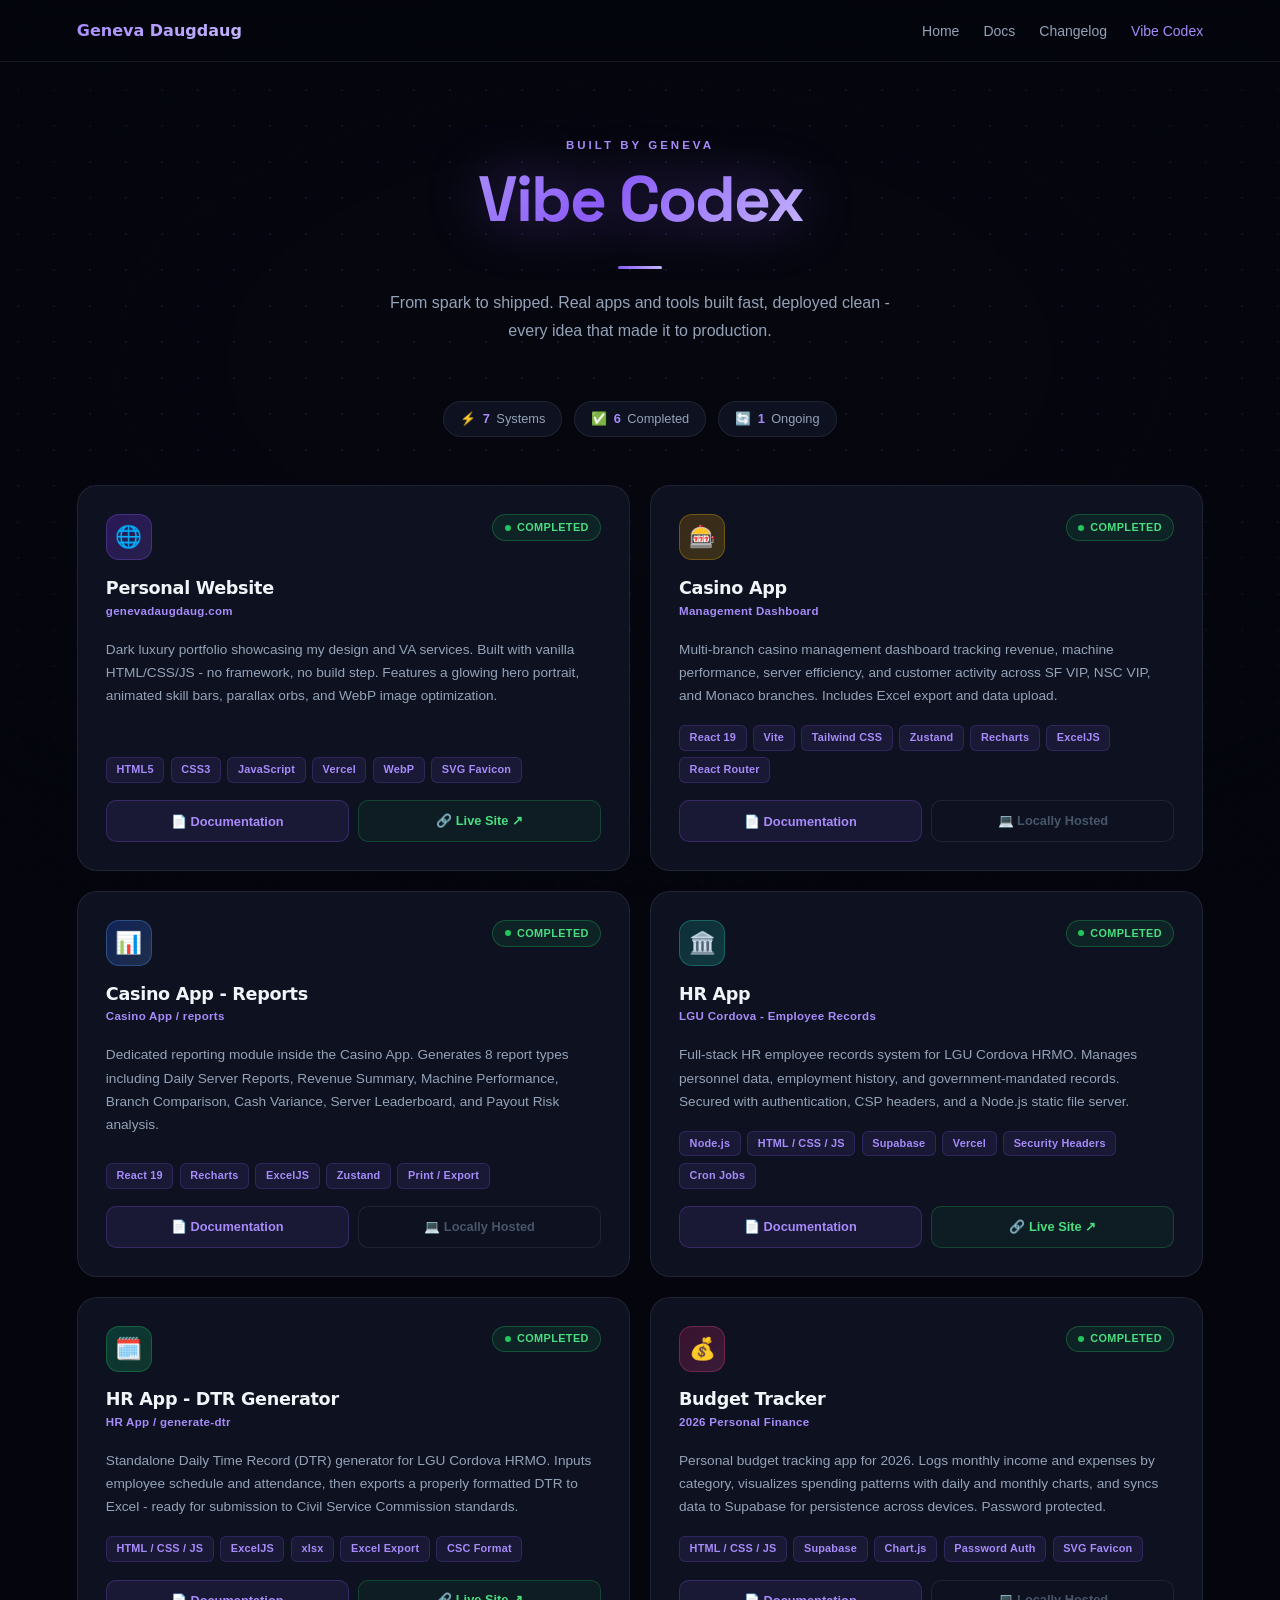
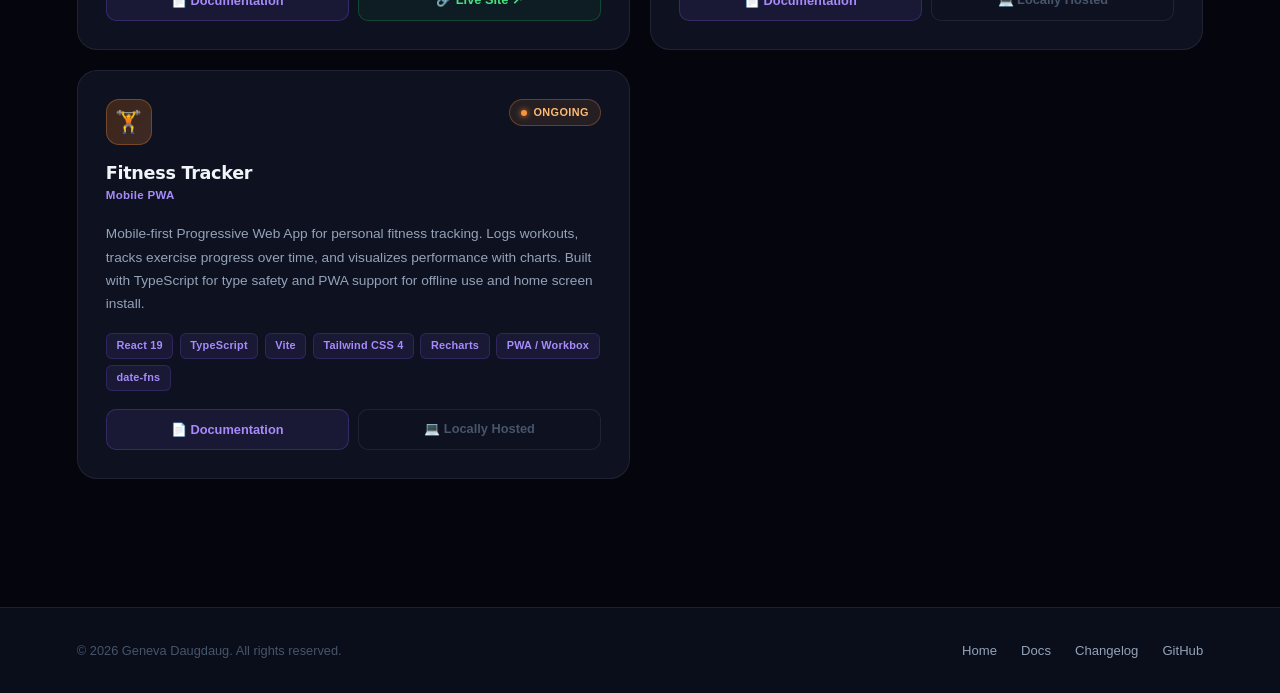
<file: vibe-codex.html>
﻿<!DOCTYPE html>
<html lang="en">
<head>
  <meta charset="UTF-8" />
  <meta name="viewport" content="width=device-width, initial-scale=1.0" />
  <title>Vibe Codex - Geneva Daugdaug</title>
  <link rel="icon" type="image/svg+xml" href="favicon.svg" />
  <link rel="preconnect" href="https://fonts.googleapis.com" />
  <link rel="preconnect" href="https://fonts.gstatic.com" crossorigin />
  <link href="https://fonts.googleapis.com/css2?family=Space+Grotesk:wght@700;800&display=swap" rel="stylesheet" />
  <style>
    *, *::before, *::after { box-sizing: border-box; margin: 0; padding: 0; }

    :root {
      --bg:         #04050d;
      --surface:    #0a0d1a;
      --surface-2:  #0d1120;
      --card:       #0d1120;
      --card-hover: #111628;
      --border:     rgba(255,255,255,0.08);
      --border-h:   rgba(139,92,246,0.35);
      --purple-1:   #6d28d9;
      --purple-2:   #8b5cf6;
      --purple-3:   #a78bfa;
      --purple-4:   #c4b5fd;
      --text:       #f1f5f9;
      --muted:      #94a3b8;
      --dim:        #475569;
      --green:      #22c55e;
      --orange:     #fb923c;
      --blue:       #60a5fa;
    }

    html { scroll-behavior: smooth; }

    body {
      font-family: -apple-system, BlinkMacSystemFont, 'Segoe UI', Roboto, Oxygen, Ubuntu, Cantarell, sans-serif;
      background: var(--bg);
      color: var(--text);
      min-height: 100vh;
      line-height: 1.6;
      overflow-x: hidden;
    }

    /* ── CODE LAB BACKGROUND ── */
    .code-bg {
      position: fixed;
      inset: 0;
      z-index: 0;
      pointer-events: none;
      overflow: hidden;
      background-image:
        radial-gradient(circle, rgba(139,92,246,0.12) 1px, transparent 1px);
      background-size: 36px 36px;
    }
    /* fade edges with radial overlay */
    .code-bg::after {
      content: '';
      position: absolute;
      inset: 0;
      background: radial-gradient(ellipse 80% 60% at 50% 40%,
        transparent 40%,
        rgba(4,5,13,0.7) 100%);
    }
    .code-glyph {
      position: absolute;
      font-family: 'Courier New', Courier, monospace;
      font-weight: 700;
      color: var(--purple-2);
      opacity: 0;
      user-select: none;
      animation: glyph-drift linear infinite;
    }
    @keyframes glyph-drift {
      0%   { opacity: 0;    transform: translateY(0)   rotate(var(--r)); }
      10%  { opacity: var(--o); }
      85%  { opacity: var(--o); }
      100% { opacity: 0;    transform: translateY(-120px) rotate(var(--r)); }
    }

    /* ── NOISE ── */
    body::before {
      content: '';
      position: fixed;
      inset: 0;
      background-image: url("data:image/svg+xml,%3Csvg viewBox='0 0 200 200' xmlns='http://www.w3.org/2000/svg'%3E%3Cfilter id='n'%3E%3CfeTurbulence type='fractalNoise' baseFrequency='0.65' numOctaves='3' stitchTiles='stitch'/%3E%3C/filter%3E%3Crect width='100%25' height='100%25' filter='url(%23n)' opacity='0.04'/%3E%3C/svg%3E");
      background-size: 200px;
      pointer-events: none;
      z-index: 0;
      opacity: 0.5;
    }

    /* ── NAV ── */
    nav {
      position: fixed;
      top: 0; left: 0; right: 0;
      z-index: 100;
      display: flex;
      align-items: center;
      justify-content: space-between;
      padding: 1.1rem 6%;
      background: rgba(4,5,13,0.8);
      backdrop-filter: blur(20px);
      border-bottom: 1px solid var(--border);
    }
    .nav-logo {
      font-family: 'Segoe UI', system-ui, -apple-system, sans-serif;
      font-size: 1rem;
      font-weight: 800;
      background: linear-gradient(135deg, var(--purple-3), var(--purple-4));
      -webkit-background-clip: text;
      -webkit-text-fill-color: transparent;
    }
    .nav-links { display: flex; gap: 1.5rem; list-style: none; align-items: center; }
    .nav-links a {
      color: var(--muted);
      text-decoration: none;
      font-size: 0.875rem;
      font-weight: 500;
      transition: color 0.2s;
    }
    .nav-links a:hover { color: var(--text); }
    .nav-links a.active { color: var(--purple-3); }

    /* ── PAGE HERO ── */
    .page-hero {
      position: relative;
      z-index: 1;
      padding: 8.5rem 6% 3.5rem;
      text-align: center;
      display: flex;
      flex-direction: column;
      align-items: center;
    }
    .eyebrow {
      font-size: 0.72rem;
      font-weight: 700;
      letter-spacing: 3px;
      text-transform: uppercase;
      color: var(--purple-3);
      margin-bottom: 0.75rem;
      display: block;
    }
    .page-title {
      font-family: 'Space Grotesk', 'Segoe UI', system-ui, sans-serif;
      font-size: clamp(2.8rem, 6vw, 4rem);
      font-weight: 800;
      letter-spacing: -2px;
      line-height: 1.05;
      margin-bottom: 1rem;
      background: linear-gradient(135deg, #a78bfa 0%, #8b5cf6 40%, #c4b5fd 100%);
      -webkit-background-clip: text;
      -webkit-text-fill-color: transparent;
      background-clip: text;
      filter: drop-shadow(0 0 28px rgba(139,92,246,0.45));
    }
    .divider {
      width: 44px; height: 3px;
      background: linear-gradient(90deg, var(--purple-2), var(--purple-4));
      border-radius: 2px;
      margin: 1rem 0 1.25rem;
    }
    .page-desc { color: var(--muted); font-size: 1rem; max-width: 520px; line-height: 1.75; }

    /* ── STATS ROW ── */
    .meta-row {
      position: relative;
      z-index: 1;
      display: flex;
      gap: 0.75rem;
      padding: 0 6%;
      margin-bottom: 3rem;
      flex-wrap: wrap;
      justify-content: center;
    }
    .meta-pill {
      background: var(--card);
      border: 1px solid var(--border);
      border-radius: 50px;
      padding: 0.45rem 1rem;
      font-size: 0.8rem;
      display: flex;
      align-items: center;
      gap: 0.4rem;
      color: var(--muted);
    }
    .meta-pill span { color: var(--purple-3); font-weight: 700; }

    /* ── GRID ── */
    .grid-wrap {
      position: relative;
      z-index: 1;
      padding: 0 6% 8rem;
      display: grid;
      grid-template-columns: repeat(2, 1fr);
      gap: 1.25rem;
    }

    /* ── PROJECT CARD ── */
    .proj-card {
      background: var(--card);
      border: 1px solid var(--border);
      border-radius: 20px;
      padding: 1.75rem;
      display: flex;
      flex-direction: column;
      gap: 1.1rem;
      transition: border-color 0.25s, background 0.25s, transform 0.2s;
      cursor: default;
    }
    .proj-card:hover {
      border-color: var(--border-h);
      background: var(--card-hover);
      transform: translateY(-2px);
    }

    /* card top row */
    .card-top {
      display: flex;
      align-items: flex-start;
      justify-content: space-between;
      gap: 1rem;
    }
    .card-icon {
      width: 46px; height: 46px;
      border-radius: 13px;
      display: flex; align-items: center; justify-content: center;
      font-size: 1.35rem;
      flex-shrink: 0;
    }
    .icon-purple { background: linear-gradient(135deg, rgba(109,40,217,0.3), rgba(139,92,246,0.2)); border: 1px solid rgba(139,92,246,0.3); }
    .icon-blue   { background: linear-gradient(135deg, rgba(29,78,216,0.3),  rgba(96,165,250,0.2));  border: 1px solid rgba(96,165,250,0.3); }
    .icon-green  { background: linear-gradient(135deg, rgba(5,150,105,0.3),  rgba(34,197,94,0.2));   border: 1px solid rgba(34,197,94,0.3); }
    .icon-orange { background: linear-gradient(135deg, rgba(180,83,9,0.3),   rgba(251,146,60,0.2));  border: 1px solid rgba(251,146,60,0.3); }
    .icon-pink   { background: linear-gradient(135deg, rgba(157,23,77,0.3),  rgba(236,72,153,0.2));  border: 1px solid rgba(236,72,153,0.3); }
    .icon-teal   { background: linear-gradient(135deg, rgba(15,118,110,0.3), rgba(45,212,191,0.2));  border: 1px solid rgba(45,212,191,0.3); }
    .icon-gold   { background: linear-gradient(135deg, rgba(161,98,7,0.3),   rgba(234,179,8,0.2));   border: 1px solid rgba(234,179,8,0.3); }

    .status-badge {
      display: inline-flex;
      align-items: center;
      gap: 0.4rem;
      font-size: 0.68rem;
      font-weight: 700;
      padding: 0.22rem 0.7rem;
      border-radius: 50px;
      letter-spacing: 0.4px;
      text-transform: uppercase;
      flex-shrink: 0;
    }
    .status-dot { width: 6px; height: 6px; border-radius: 50%; }
    .badge-completed {
      background: rgba(34,197,94,0.1);
      border: 1px solid rgba(34,197,94,0.3);
      color: #4ade80;
    }
    .badge-completed .status-dot { background: #22c55e; }
    .badge-ongoing {
      background: rgba(251,146,60,0.1);
      border: 1px solid rgba(251,146,60,0.3);
      color: #fdba74;
    }
    .badge-ongoing .status-dot {
      background: var(--orange);
      box-shadow: 0 0 6px var(--orange);
      animation: pulse-dot 1.8s ease-in-out infinite;
    }
    @keyframes pulse-dot {
      0%,100% { box-shadow: 0 0 4px var(--orange); }
      50%      { box-shadow: 0 0 10px var(--orange), 0 0 3px var(--orange); }
    }

    /* card body */
    .card-title {
      font-family: 'Segoe UI', system-ui, -apple-system, sans-serif;
      font-size: 1.1rem;
      font-weight: 800;
      letter-spacing: -0.3px;
      line-height: 1.2;
    }
    .card-sub {
      font-size: 0.72rem;
      color: var(--purple-3);
      font-weight: 600;
      margin-top: 0.15rem;
      letter-spacing: 0.3px;
    }
    .card-desc {
      color: var(--muted);
      font-size: 0.855rem;
      line-height: 1.7;
      flex: 1;
    }

    /* tech stack */
    .tech-row {
      display: flex;
      flex-wrap: wrap;
      gap: 0.4rem;
    }
    .tech-chip {
      font-size: 0.68rem;
      font-weight: 600;
      padding: 0.2rem 0.6rem;
      border-radius: 6px;
      background: rgba(139,92,246,0.1);
      border: 1px solid rgba(139,92,246,0.2);
      color: var(--purple-3);
      letter-spacing: 0.2px;
    }

    /* actions */
    .card-actions {
      display: flex;
      gap: 0.6rem;
      margin-top: auto;
    }
    .btn-docs {
      flex: 1;
      display: flex;
      align-items: center;
      justify-content: center;
      gap: 0.4rem;
      padding: 0.6rem 0.9rem;
      background: rgba(139,92,246,0.1);
      border: 1px solid rgba(139,92,246,0.25);
      border-radius: 10px;
      color: var(--purple-3);
      font-size: 0.8rem;
      font-weight: 600;
      font-family: inherit;
      cursor: pointer;
      transition: all 0.2s;
      text-decoration: none;
    }
    .btn-docs:hover { background: rgba(139,92,246,0.18); border-color: rgba(139,92,246,0.45); color: var(--purple-4); }

    .btn-link {
      flex: 1;
      display: flex;
      align-items: center;
      justify-content: center;
      gap: 0.4rem;
      padding: 0.6rem 0.9rem;
      background: var(--card);
      border: 1px solid var(--border);
      border-radius: 10px;
      color: var(--muted);
      font-size: 0.8rem;
      font-weight: 600;
      font-family: inherit;
      cursor: pointer;
      transition: all 0.2s;
      text-decoration: none;
    }
    .btn-link:hover { color: var(--text); border-color: rgba(255,255,255,0.18); background: var(--card-hover); }
    .btn-link.live { color: #4ade80; border-color: rgba(34,197,94,0.25); background: rgba(34,197,94,0.06); }
    .btn-link.live:hover { background: rgba(34,197,94,0.1); border-color: rgba(34,197,94,0.4); }
    .btn-link.local { color: var(--dim); cursor: default; }
    .btn-link.local:hover { color: var(--dim); border-color: var(--border); background: var(--card); }

    /* ── MODAL ── */
    .modal-overlay {
      position: fixed;
      inset: 0;
      z-index: 500;
      background: rgba(4,5,13,0.85);
      backdrop-filter: blur(12px);
      display: flex;
      align-items: center;
      justify-content: center;
      padding: 1.5rem;
      opacity: 0;
      pointer-events: none;
      transition: opacity 0.2s;
    }
    .modal-overlay.open { opacity: 1; pointer-events: all; }

    .modal {
      background: var(--surface-2);
      border: 1px solid rgba(139,92,246,0.2);
      border-radius: 20px;
      width: 100%;
      max-width: 600px;
      max-height: 85vh;
      overflow-y: auto;
      box-shadow: 0 0 80px rgba(139,92,246,0.15);
      transform: translateY(12px) scale(0.98);
      transition: transform 0.2s;
    }
    .modal-overlay.open .modal { transform: translateY(0) scale(1); }

    .modal-header {
      display: flex;
      align-items: center;
      justify-content: space-between;
      padding: 1.5rem 1.75rem 1.25rem;
      border-bottom: 1px solid var(--border);
      position: sticky;
      top: 0;
      background: var(--surface-2);
      z-index: 1;
      border-radius: 20px 20px 0 0;
    }
    .modal-title-wrap { display: flex; align-items: center; gap: 0.75rem; }
    .modal-icon {
      width: 38px; height: 38px;
      border-radius: 10px;
      display: flex; align-items: center; justify-content: center;
      font-size: 1.1rem;
      flex-shrink: 0;
    }
    .modal-title {
      font-family: 'Segoe UI', system-ui, -apple-system, sans-serif;
      font-size: 1rem;
      font-weight: 800;
      letter-spacing: -0.3px;
    }
    .modal-close {
      width: 30px; height: 30px;
      border-radius: 8px;
      background: rgba(255,255,255,0.05);
      border: 1px solid var(--border);
      color: var(--muted);
      font-size: 1rem;
      cursor: pointer;
      display: flex; align-items: center; justify-content: center;
      transition: all 0.15s;
      flex-shrink: 0;
    }
    .modal-close:hover { color: var(--text); background: rgba(255,255,255,0.1); }

    .modal-body { padding: 1.5rem 1.75rem 1.75rem; }

    .doc-section { margin-bottom: 1.5rem; }
    .doc-section:last-child { margin-bottom: 0; }
    .doc-section-title {
      font-size: 0.68rem;
      font-weight: 700;
      letter-spacing: 2px;
      text-transform: uppercase;
      color: var(--purple-3);
      margin-bottom: 0.65rem;
    }
    .doc-section p {
      color: var(--muted);
      font-size: 0.855rem;
      line-height: 1.75;
    }
    .doc-list {
      list-style: none;
      padding: 0;
      display: flex;
      flex-direction: column;
      gap: 0.35rem;
    }
    .doc-list li {
      display: flex;
      align-items: flex-start;
      gap: 0.5rem;
      color: var(--muted);
      font-size: 0.845rem;
      line-height: 1.6;
    }
    .doc-list li::before {
      content: '▸';
      color: var(--purple-3);
      flex-shrink: 0;
      margin-top: 1px;
      font-size: 0.75rem;
    }
    .doc-chips { display: flex; flex-wrap: wrap; gap: 0.4rem; }
    .doc-chip {
      font-size: 0.72rem;
      font-weight: 600;
      padding: 0.25rem 0.65rem;
      border-radius: 6px;
      background: rgba(139,92,246,0.1);
      border: 1px solid rgba(139,92,246,0.2);
      color: var(--purple-3);
    }
    .doc-divider {
      border: none;
      border-top: 1px solid var(--border);
      margin: 1.25rem 0;
    }

    /* ── FOOTER ── */
    footer {
      position: relative;
      z-index: 1;
      background: var(--surface);
      border-top: 1px solid var(--border);
      padding: 2rem 6%;
      display: flex;
      align-items: center;
      justify-content: space-between;
      flex-wrap: wrap;
      gap: 1rem;
    }
    .footer-copy { color: var(--dim); font-size: 0.8rem; }
    .footer-links { display: flex; gap: 1.5rem; }
    .footer-links a { color: var(--muted); text-decoration: none; font-size: 0.82rem; transition: color 0.2s; }
    .footer-links a:hover { color: var(--purple-3); }

    /* ── RESPONSIVE ── */
    @media (max-width: 768px) {
      .grid-wrap { grid-template-columns: 1fr; }
      .nav-links { display: none; }
    }
    @media (max-width: 480px) {
      .page-hero, .grid-wrap, .meta-row { padding-left: 5%; padding-right: 5%; }
    }

    /* scrollbar */
    ::-webkit-scrollbar { width: 6px; }
    ::-webkit-scrollbar-track { background: var(--bg); }
    ::-webkit-scrollbar-thumb { background: var(--purple-2); border-radius: 3px; }
  </style>
</head>
<body>

  <!-- CODE LAB BACKGROUND -->
  <div class="code-bg" id="code-bg"></div>

  <!-- NAV -->
  <nav>
    <span class="nav-logo">Geneva Daugdaug</span>
    <ul class="nav-links">
      <li><a href="index.html">Home</a></li>
      <li><a href="documentation.html">Docs</a></li>
      <li><a href="changelog.html">Changelog</a></li>
      <li><a href="vibe-codex.html" class="active">Vibe Codex</a></li>
    </ul>
  </nav>

  <!-- HERO -->
  <div class="page-hero">
    <span class="eyebrow">Built by Geneva</span>
    <h1 class="page-title">Vibe Codex</h1>
    <div class="divider"></div>
    <p class="page-desc">From spark to shipped. Real apps and tools built fast, deployed clean - every idea that made it to production.</p>
  </div>

  <!-- META -->
  <div class="meta-row">
    <div class="meta-pill">⚡ <span>7</span> Systems</div>
    <div class="meta-pill">✅ <span>6</span> Completed</div>
    <div class="meta-pill">🔄 <span>1</span> Ongoing</div>
  </div>

  <!-- GRID -->
  <div class="grid-wrap">

    <!-- ── 1. Personal Website ── -->
    <div class="proj-card">
      <div class="card-top">
        <div class="card-icon icon-purple">🌐</div>
        <span class="status-badge badge-completed"><span class="status-dot"></span>Completed</span>
      </div>
      <div>
        <div class="card-title">Personal Website</div>
        <div class="card-sub">genevadaugdaug.com</div>
      </div>
      <p class="card-desc">Dark luxury portfolio showcasing my design and VA services. Built with vanilla HTML/CSS/JS - no framework, no build step. Features a glowing hero portrait, animated skill bars, parallax orbs, and WebP image optimization.</p>
      <div class="tech-row">
        <span class="tech-chip">HTML5</span>
        <span class="tech-chip">CSS3</span>
        <span class="tech-chip">JavaScript</span>
        <span class="tech-chip">Vercel</span>
        <span class="tech-chip">WebP</span>
        <span class="tech-chip">SVG Favicon</span>
      </div>
      <div class="card-actions">
        <button class="btn-docs" onclick="openModal('modal-website')">📄 Documentation</button>
        <a class="btn-link live" href="https://www.genevadaugdaug.com" target="_blank">🔗 Live Site ↗</a>
      </div>
    </div>

    <!-- ── 2. Casino App ── -->
    <div class="proj-card">
      <div class="card-top">
        <div class="card-icon icon-gold">🎰</div>
        <span class="status-badge badge-completed"><span class="status-dot"></span>Completed</span>
      </div>
      <div>
        <div class="card-title">Casino App</div>
        <div class="card-sub">Management Dashboard</div>
      </div>
      <p class="card-desc">Multi-branch casino management dashboard tracking revenue, machine performance, server efficiency, and customer activity across SF VIP, NSC VIP, and Monaco branches. Includes Excel export and data upload.</p>
      <div class="tech-row">
        <span class="tech-chip">React 19</span>
        <span class="tech-chip">Vite</span>
        <span class="tech-chip">Tailwind CSS</span>
        <span class="tech-chip">Zustand</span>
        <span class="tech-chip">Recharts</span>
        <span class="tech-chip">ExcelJS</span>
        <span class="tech-chip">React Router</span>
      </div>
      <div class="card-actions">
        <button class="btn-docs" onclick="openModal('modal-casino')">📄 Documentation</button>
        <span class="btn-link local">💻 Locally Hosted</span>
      </div>
    </div>

    <!-- ── 3. Casino App / Weekly Report ── -->
    <div class="proj-card">
      <div class="card-top">
        <div class="card-icon icon-blue">📊</div>
        <span class="status-badge badge-completed"><span class="status-dot"></span>Completed</span>
      </div>
      <div>
        <div class="card-title">Casino App - Reports</div>
        <div class="card-sub">Casino App / reports</div>
      </div>
      <p class="card-desc">Dedicated reporting module inside the Casino App. Generates 8 report types including Daily Server Reports, Revenue Summary, Machine Performance, Branch Comparison, Cash Variance, Server Leaderboard, and Payout Risk analysis.</p>
      <div class="tech-row">
        <span class="tech-chip">React 19</span>
        <span class="tech-chip">Recharts</span>
        <span class="tech-chip">ExcelJS</span>
        <span class="tech-chip">Zustand</span>
        <span class="tech-chip">Print / Export</span>
      </div>
      <div class="card-actions">
        <button class="btn-docs" onclick="openModal('modal-casino-reports')">📄 Documentation</button>
        <span class="btn-link local">💻 Locally Hosted</span>
      </div>
    </div>

    <!-- ── 4. HR App ── -->
    <div class="proj-card">
      <div class="card-top">
        <div class="card-icon icon-teal">🏛️</div>
        <span class="status-badge badge-completed"><span class="status-dot"></span>Completed</span>
      </div>
      <div>
        <div class="card-title">HR App</div>
        <div class="card-sub">LGU Cordova - Employee Records</div>
      </div>
      <p class="card-desc">Full-stack HR employee records system for LGU Cordova HRMO. Manages personnel data, employment history, and government-mandated records. Secured with authentication, CSP headers, and a Node.js static file server.</p>
      <div class="tech-row">
        <span class="tech-chip">Node.js</span>
        <span class="tech-chip">HTML / CSS / JS</span>
        <span class="tech-chip">Supabase</span>
        <span class="tech-chip">Vercel</span>
        <span class="tech-chip">Security Headers</span>
        <span class="tech-chip">Cron Jobs</span>
      </div>
      <div class="card-actions">
        <button class="btn-docs" onclick="openModal('modal-hr')">📄 Documentation</button>
        <a class="btn-link live" href="https://hr.genevadaugdaug.com" target="_blank">🔗 Live Site ↗</a>
      </div>
    </div>

    <!-- ── 5. HR App / Generate DTR ── -->
    <div class="proj-card">
      <div class="card-top">
        <div class="card-icon icon-green">🗓️</div>
        <span class="status-badge badge-completed"><span class="status-dot"></span>Completed</span>
      </div>
      <div>
        <div class="card-title">HR App - DTR Generator</div>
        <div class="card-sub">HR App / generate-dtr</div>
      </div>
      <p class="card-desc">Standalone Daily Time Record (DTR) generator for LGU Cordova HRMO. Inputs employee schedule and attendance, then exports a properly formatted DTR to Excel - ready for submission to Civil Service Commission standards.</p>
      <div class="tech-row">
        <span class="tech-chip">HTML / CSS / JS</span>
        <span class="tech-chip">ExcelJS</span>
        <span class="tech-chip">xlsx</span>
        <span class="tech-chip">Excel Export</span>
        <span class="tech-chip">CSC Format</span>
      </div>
      <div class="card-actions">
        <button class="btn-docs" onclick="openModal('modal-dtr')">📄 Documentation</button>
        <a class="btn-link live" href="https://hr.genevadaugdaug.com/generate-dtr" target="_blank">🔗 Live Site ↗</a>
      </div>
    </div>

    <!-- ── 6. Budget Tracker ── -->
    <div class="proj-card">
      <div class="card-top">
        <div class="card-icon icon-pink">💰</div>
        <span class="status-badge badge-completed"><span class="status-dot"></span>Completed</span>
      </div>
      <div>
        <div class="card-title">Budget Tracker</div>
        <div class="card-sub">2026 Personal Finance</div>
      </div>
      <p class="card-desc">Personal budget tracking app for 2026. Logs monthly income and expenses by category, visualizes spending patterns with daily and monthly charts, and syncs data to Supabase for persistence across devices. Password protected.</p>
      <div class="tech-row">
        <span class="tech-chip">HTML / CSS / JS</span>
        <span class="tech-chip">Supabase</span>
        <span class="tech-chip">Chart.js</span>
        <span class="tech-chip">Password Auth</span>
        <span class="tech-chip">SVG Favicon</span>
      </div>
      <div class="card-actions">
        <button class="btn-docs" onclick="openModal('modal-budget')">📄 Documentation</button>
        <span class="btn-link local">💻 Locally Hosted</span>
      </div>
    </div>

    <!-- ── 7. Fitness Tracker ── -->
    <div class="proj-card">
      <div class="card-top">
        <div class="card-icon icon-orange">🏋️</div>
        <span class="status-badge badge-ongoing"><span class="status-dot"></span>Ongoing</span>
      </div>
      <div>
        <div class="card-title">Fitness Tracker</div>
        <div class="card-sub">Mobile PWA</div>
      </div>
      <p class="card-desc">Mobile-first Progressive Web App for personal fitness tracking. Logs workouts, tracks exercise progress over time, and visualizes performance with charts. Built with TypeScript for type safety and PWA support for offline use and home screen install.</p>
      <div class="tech-row">
        <span class="tech-chip">React 19</span>
        <span class="tech-chip">TypeScript</span>
        <span class="tech-chip">Vite</span>
        <span class="tech-chip">Tailwind CSS 4</span>
        <span class="tech-chip">Recharts</span>
        <span class="tech-chip">PWA / Workbox</span>
        <span class="tech-chip">date-fns</span>
      </div>
      <div class="card-actions">
        <button class="btn-docs" onclick="openModal('modal-fitness')">📄 Documentation</button>
        <span class="btn-link local">💻 Locally Hosted</span>
      </div>
    </div>

  </div><!-- end grid -->

  <!-- FOOTER -->
  <footer>
    <p class="footer-copy">© 2026 Geneva Daugdaug. All rights reserved.</p>
    <div class="footer-links">
      <a href="index.html">Home</a>
      <a href="documentation.html">Docs</a>
      <a href="changelog.html">Changelog</a>
      <a href="https://github.com/ghub-geneva/personal_website" target="_blank">GitHub</a>
    </div>
  </footer>


  <!-- ══════════════ MODALS ══════════════ -->

  <!-- Modal: Personal Website -->
  <div class="modal-overlay" id="modal-website" onclick="closeOnOverlay(event, 'modal-website')">
    <div class="modal">
      <div class="modal-header">
        <div class="modal-title-wrap">
          <div class="modal-icon icon-purple">🌐</div>
          <div class="modal-title">Personal Website</div>
        </div>
        <button class="modal-close" onclick="closeModal('modal-website')">✕</button>
      </div>
      <div class="modal-body">
        <div class="doc-section">
          <div class="doc-section-title">Overview</div>
          <p>A dark luxury portfolio site for Geneva Daugdaug, Graphic Designer & Virtual Assistant. Built entirely with vanilla HTML, CSS, and JavaScript - no framework, no build tool, no dependencies. Deployed to Vercel and live at genevadaugdaug.com.</p>
        </div>
        <hr class="doc-divider" />
        <div class="doc-section">
          <div class="doc-section-title">Pages</div>
          <ul class="doc-list">
            <li><strong>index.html</strong> - Main portfolio (Hero, Services, Experience, Skills, Footer)</li>
            <li><strong>changelog.html</strong> - Full release history with glowing timeline</li>
            <li><strong>documentation.html</strong> - Site technical reference</li>
            <li><strong>admin.html</strong> - Password-protected admin panel with dashboard, workflow, changelog, and docs tabs</li>
            <li><strong>vibe-codex.html</strong> - This page. Compilation of all vibe coded systems</li>
          </ul>
        </div>
        <hr class="doc-divider" />
        <div class="doc-section">
          <div class="doc-section-title">Key Features</div>
          <ul class="doc-list">
            <li>Glowing circular portrait with spinning gradient ring and floating particles</li>
            <li>Mouse parallax background orbs on the hero section</li>
            <li>IntersectionObserver scroll-triggered reveal animations</li>
            <li>Animated skill progress bars with stagger delays</li>
            <li>WebP portrait image with PNG fallback via &lt;picture&gt; (89% smaller)</li>
            <li>Custom GD SVG favicon with purple gradient</li>
            <li>System font stack - zero external font requests</li>
            <li>Vercel cache headers: images 1 yr, CSS 1 day, HTML no-cache</li>
          </ul>
        </div>
        <hr class="doc-divider" />
        <div class="doc-section">
          <div class="doc-section-title">Tech Stack</div>
          <div class="doc-chips">
            <span class="doc-chip">HTML5</span><span class="doc-chip">CSS3</span><span class="doc-chip">JavaScript ES6+</span><span class="doc-chip">Vercel</span><span class="doc-chip">WebP / sharp</span><span class="doc-chip">SVG</span>
          </div>
        </div>
      </div>
    </div>
  </div>

  <!-- Modal: Casino App -->
  <div class="modal-overlay" id="modal-casino" onclick="closeOnOverlay(event, 'modal-casino')">
    <div class="modal">
      <div class="modal-header">
        <div class="modal-title-wrap">
          <div class="modal-icon icon-gold">🎰</div>
          <div class="modal-title">Casino App</div>
        </div>
        <button class="modal-close" onclick="closeModal('modal-casino')">✕</button>
      </div>
      <div class="modal-body">
        <div class="doc-section">
          <div class="doc-section-title">Overview</div>
          <p>A multi-branch casino management dashboard for tracking revenue, machine performance, server efficiency, and customer activity. Covers three casino branches: SF VIP, NSC VIP, and Monaco. Data is uploaded via Excel files and visualized through interactive charts.</p>
        </div>
        <hr class="doc-divider" />
        <div class="doc-section">
          <div class="doc-section-title">Pages / Modules</div>
          <ul class="doc-list">
            <li><strong>Dashboard</strong> - Summary KPIs and top-level metrics across all branches</li>
            <li><strong>Analytics</strong> - Deep-dive charts for revenue trends and machine data</li>
            <li><strong>Comparison</strong> - Side-by-side branch performance comparison</li>
            <li><strong>Reports</strong> - Generate and export 8 types of detailed reports</li>
            <li><strong>Export</strong> - Download filtered data as Excel files</li>
            <li><strong>Upload</strong> - Import raw casino data from spreadsheets</li>
            <li><strong>Admin</strong> - Data management and configuration</li>
          </ul>
        </div>
        <hr class="doc-divider" />
        <div class="doc-section">
          <div class="doc-section-title">Tech Stack</div>
          <div class="doc-chips">
            <span class="doc-chip">React 19</span><span class="doc-chip">Vite</span><span class="doc-chip">Tailwind CSS 3</span><span class="doc-chip">Zustand</span><span class="doc-chip">Recharts</span><span class="doc-chip">React Router DOM</span><span class="doc-chip">ExcelJS</span><span class="doc-chip">xlsx</span><span class="doc-chip">Lucide React</span>
          </div>
        </div>
      </div>
    </div>
  </div>

  <!-- Modal: Casino Reports -->
  <div class="modal-overlay" id="modal-casino-reports" onclick="closeOnOverlay(event, 'modal-casino-reports')">
    <div class="modal">
      <div class="modal-header">
        <div class="modal-title-wrap">
          <div class="modal-icon icon-blue">📊</div>
          <div class="modal-title">Casino App - Reports</div>
        </div>
        <button class="modal-close" onclick="closeModal('modal-casino-reports')">✕</button>
      </div>
      <div class="modal-body">
        <div class="doc-section">
          <div class="doc-section-title">Overview</div>
          <p>The Reports module lives inside the Casino App at the <code style="font-family:monospace;font-size:0.82em;background:rgba(139,92,246,0.1);padding:0.1rem 0.4rem;border-radius:4px;color:var(--purple-3)">/reports</code> route. It generates 8 specialized report types from the uploaded casino data, all printable and exportable.</p>
        </div>
        <hr class="doc-divider" />
        <div class="doc-section">
          <div class="doc-section-title">Report Types</div>
          <ul class="doc-list">
            <li><strong>Daily Server Report</strong> - Server hours, payouts, and customer counts by day</li>
            <li><strong>Revenue Summary</strong> - MTD gross, net, and projections per branch</li>
            <li><strong>Machine Performance</strong> - Cash in, amount played, and payout ratios per machine</li>
            <li><strong>Branch Comparison</strong> - Side-by-side metrics across all three branches</li>
            <li><strong>Cash Variance Report</strong> - Daily cash short/over analysis and running totals</li>
            <li><strong>Customer Activity</strong> - People count by server, day, and week</li>
            <li><strong>Server Leaderboard</strong> - Servers ranked by net revenue and efficiency</li>
            <li><strong>Payout Risk Report</strong> - Days with unusually high payout ratios flagged by risk level</li>
          </ul>
        </div>
        <hr class="doc-divider" />
        <div class="doc-section">
          <div class="doc-section-title">Tech Stack</div>
          <div class="doc-chips">
            <span class="doc-chip">React 19</span><span class="doc-chip">Recharts</span><span class="doc-chip">ExcelJS</span><span class="doc-chip">Zustand</span><span class="doc-chip">Print / Export</span><span class="doc-chip">Lucide React</span>
          </div>
        </div>
      </div>
    </div>
  </div>

  <!-- Modal: HR App -->
  <div class="modal-overlay" id="modal-hr" onclick="closeOnOverlay(event, 'modal-hr')">
    <div class="modal">
      <div class="modal-header">
        <div class="modal-title-wrap">
          <div class="modal-icon icon-teal">🏛️</div>
          <div class="modal-title">HR App - LGU Cordova</div>
        </div>
        <button class="modal-close" onclick="closeModal('modal-hr')">✕</button>
      </div>
      <div class="modal-body">
        <div class="doc-section">
          <div class="doc-section-title">Overview</div>
          <p>Full-stack HR Employee Records System for LGU Cordova's Human Resource Management Office. Manages personnel records, employment history, and government-mandated documentation. Deployed to Vercel with a daily keepalive cron job and comprehensive HTTP security headers.</p>
        </div>
        <hr class="doc-divider" />
        <div class="doc-section">
          <div class="doc-section-title">Features</div>
          <ul class="doc-list">
            <li>Employee records management with search and filtering</li>
            <li>Supabase database backend for persistent storage</li>
            <li>Password-protected access with session handling</li>
            <li>Custom Node.js static file server with security headers (CSP, CORP, COEP, X-Frame-Options)</li>
            <li>Daily keepalive cron job to prevent cold starts on Vercel free tier</li>
            <li>DTR Generator sub-page for Daily Time Records (see separate entry)</li>
          </ul>
        </div>
        <hr class="doc-divider" />
        <div class="doc-section">
          <div class="doc-section-title">Tech Stack</div>
          <div class="doc-chips">
            <span class="doc-chip">Node.js</span><span class="doc-chip">HTML / CSS / JS</span><span class="doc-chip">Supabase</span><span class="doc-chip">Vercel</span><span class="doc-chip">Cron Jobs</span><span class="doc-chip">CSP Headers</span>
          </div>
        </div>
      </div>
    </div>
  </div>

  <!-- Modal: DTR Generator -->
  <div class="modal-overlay" id="modal-dtr" onclick="closeOnOverlay(event, 'modal-dtr')">
    <div class="modal">
      <div class="modal-header">
        <div class="modal-title-wrap">
          <div class="modal-icon icon-green">🗓️</div>
          <div class="modal-title">HR App - DTR Generator</div>
        </div>
        <button class="modal-close" onclick="closeModal('modal-dtr')">✕</button>
      </div>
      <div class="modal-body">
        <div class="doc-section">
          <div class="doc-section-title">Overview</div>
          <p>A standalone Daily Time Record (DTR) generator at <code style="font-family:monospace;font-size:0.82em;background:rgba(139,92,246,0.1);padding:0.1rem 0.4rem;border-radius:4px;color:var(--purple-3)">hr.genevadaugdaug.com/generate-dtr</code>. Used by LGU Cordova HRMO staff to generate properly formatted DTR sheets that comply with Civil Service Commission (CSC) requirements, then export to Excel.</p>
        </div>
        <hr class="doc-divider" />
        <div class="doc-section">
          <div class="doc-section-title">Features</div>
          <ul class="doc-list">
            <li>Input employee name, position, and monthly schedule</li>
            <li>Auto-calculates total hours rendered from time-in/out entries</li>
            <li>Generates DTR in the official CSC-prescribed format</li>
            <li>Exports to .xlsx with proper cell formatting, borders, and header layout</li>
            <li>Part of the HR App - accessible from the main HR navigation</li>
          </ul>
        </div>
        <hr class="doc-divider" />
        <div class="doc-section">
          <div class="doc-section-title">Tech Stack</div>
          <div class="doc-chips">
            <span class="doc-chip">HTML / CSS / JS</span><span class="doc-chip">ExcelJS</span><span class="doc-chip">xlsx</span><span class="doc-chip">Excel Export</span>
          </div>
        </div>
      </div>
    </div>
  </div>

  <!-- Modal: Budget Tracker -->
  <div class="modal-overlay" id="modal-budget" onclick="closeOnOverlay(event, 'modal-budget')">
    <div class="modal">
      <div class="modal-header">
        <div class="modal-title-wrap">
          <div class="modal-icon icon-pink">💰</div>
          <div class="modal-title">Budget Tracker</div>
        </div>
        <button class="modal-close" onclick="closeModal('modal-budget')">✕</button>
      </div>
      <div class="modal-body">
        <div class="doc-section">
          <div class="doc-section-title">Overview</div>
          <p>A personal budget tracking app for 2026. Tracks monthly income and expenses by category, visualizes spending patterns through daily and monthly charts, and persists all data to Supabase so it's accessible from any device. Protected by a password login screen.</p>
        </div>
        <hr class="doc-divider" />
        <div class="doc-section">
          <div class="doc-section-title">Features</div>
          <ul class="doc-list">
            <li>Monthly income and expense logging with category breakdown</li>
            <li>Daily expense comparison chart (Chart.js)</li>
            <li>Monthly summary charts and running totals</li>
            <li>Supabase backend for real-time data sync across devices</li>
            <li>Password-protected login screen</li>
            <li>SVG favicon, responsive layout</li>
          </ul>
        </div>
        <hr class="doc-divider" />
        <div class="doc-section">
          <div class="doc-section-title">Tech Stack</div>
          <div class="doc-chips">
            <span class="doc-chip">HTML / CSS / JS</span><span class="doc-chip">Supabase</span><span class="doc-chip">Chart.js</span><span class="doc-chip">SVG Favicon</span>
          </div>
        </div>
      </div>
    </div>
  </div>

  <!-- Modal: Fitness Tracker -->
  <div class="modal-overlay" id="modal-fitness" onclick="closeOnOverlay(event, 'modal-fitness')">
    <div class="modal">
      <div class="modal-header">
        <div class="modal-title-wrap">
          <div class="modal-icon icon-orange">🏋️</div>
          <div class="modal-title">Fitness Tracker</div>
        </div>
        <button class="modal-close" onclick="closeModal('modal-fitness')">✕</button>
      </div>
      <div class="modal-body">
        <div class="doc-section">
          <div class="doc-section-title">Overview</div>
          <p>A mobile-first Progressive Web App for personal fitness tracking. Built with React 19 and TypeScript for type safety. Supports offline use and home screen installation via PWA (Workbox). Currently under active development.</p>
        </div>
        <hr class="doc-divider" />
        <div class="doc-section">
          <div class="doc-section-title">Features</div>
          <ul class="doc-list">
            <li>Log workouts and individual exercises with sets, reps, and weight</li>
            <li>Track personal records and progress over time</li>
            <li>Performance charts powered by Recharts and date-fns</li>
            <li>Installable as a home screen app (PWA) on iOS and Android</li>
            <li>Offline-capable via Workbox service worker precaching</li>
            <li>TypeScript throughout for type-safe data models</li>
          </ul>
        </div>
        <hr class="doc-divider" />
        <div class="doc-section">
          <div class="doc-section-title">Status</div>
          <p>🔄 <strong>Ongoing</strong> - core workout logging is functional; additional features (nutrition tracking, rest timer, history export) in progress.</p>
        </div>
        <hr class="doc-divider" />
        <div class="doc-section">
          <div class="doc-section-title">Tech Stack</div>
          <div class="doc-chips">
            <span class="doc-chip">React 19</span><span class="doc-chip">TypeScript</span><span class="doc-chip">Vite</span><span class="doc-chip">Tailwind CSS 4</span><span class="doc-chip">Recharts</span><span class="doc-chip">date-fns</span><span class="doc-chip">Workbox</span><span class="doc-chip">PWA</span>
          </div>
        </div>
      </div>
    </div>
  </div>


  <script>
    /* ── CODE LAB GLYPHS ── */
    (function() {
      const GLYPHS = [
        '{ }', '[ ]', '( )', '/>', '<=', '=>', '//',
        'const', 'let', 'fn()', 'if', 'return',
        '0x1F', '&&', '||', '!=', '===', '++',
        '<div>', '</>', '#', '@', '~'
      ];
      const container = document.getElementById('code-bg');
      const COUNT = 22;

      for (let i = 0; i < COUNT; i++) {
        const el  = document.createElement('span');
        el.className = 'code-glyph';
        el.textContent = GLYPHS[Math.floor(Math.random() * GLYPHS.length)];

        const size    = 14 + Math.random() * 22;
        const opacity = 0.055 + Math.random() * 0.07;
        const dur     = 18 + Math.random() * 28;
        const delay   = -(Math.random() * dur);
        const rot     = (Math.random() - 0.5) * 20;
        const left    = 2 + Math.random() * 96;
        const top     = 5 + Math.random() * 90;

        el.style.cssText = `
          font-size: ${size}px;
          left: ${left}%;
          top: ${top}%;
          --o: ${opacity};
          --r: ${rot}deg;
          animation-duration: ${dur}s;
          animation-delay: ${delay}s;
        `;
        container.appendChild(el);
      }
    })();
  </script>

  <script>
    function openModal(id) {
      document.getElementById(id).classList.add('open');
      document.body.style.overflow = 'hidden';
    }
    function closeModal(id) {
      document.getElementById(id).classList.remove('open');
      document.body.style.overflow = '';
    }
    function closeOnOverlay(e, id) {
      if (e.target === document.getElementById(id)) closeModal(id);
    }
    document.addEventListener('keydown', e => {
      if (e.key === 'Escape') {
        document.querySelectorAll('.modal-overlay.open').forEach(m => {
          m.classList.remove('open');
          document.body.style.overflow = '';
        });
      }
    });
  </script>

</body>
</html>
</file>
<file: style.css>
/* ─────────────────── RESET & VARIABLES ─────────────────── */
*, *::before, *::after { box-sizing: border-box; margin: 0; padding: 0; }

:root {
  --bg-deep:    #04050d;
  --bg-navy:    #070b18;
  --bg-card:    rgba(255,255,255,0.04);
  --glass:      rgba(255,255,255,0.05);
  --glass-border: rgba(255,255,255,0.09);
  --purple-1:   #6d28d9;
  --purple-2:   #8b5cf6;
  --purple-3:   #a78bfa;
  --purple-4:   #c4b5fd;
  --neon:       #9f5ff8;
  --text:       #f1f5f9;
  --muted:      #94a3b8;
  --dim:        #4a5568;
  --radius-sm:  10px;
  --radius-md:  18px;
  --radius-lg:  28px;
  --radius-xl:  40px;
  --glow-sm:    0 0 20px rgba(139,92,246,0.25);
  --glow-md:    0 0 40px rgba(139,92,246,0.35);
  --glow-lg:    0 0 80px rgba(139,92,246,0.4);
  --transition: all 0.3s cubic-bezier(0.4, 0, 0.2, 1);
}

html { scroll-behavior: smooth; }

body {
  font-family: -apple-system, BlinkMacSystemFont, 'Segoe UI', Roboto, Oxygen, Ubuntu, Cantarell, sans-serif;
  background: var(--bg-deep);
  color: var(--text);
  overflow-x: hidden;
  line-height: 1.6;
}

/* ─────────────────── SCROLLBAR ─────────────────── */
::-webkit-scrollbar { width: 6px; }
::-webkit-scrollbar-track { background: var(--bg-deep); }
::-webkit-scrollbar-thumb { background: var(--purple-2); border-radius: 3px; }

/* ─────────────────── NOISE TEXTURE ─────────────────── */
body::before {
  content: '';
  position: fixed;
  inset: 0;
  background-image: url("data:image/svg+xml,%3Csvg viewBox='0 0 200 200' xmlns='http://www.w3.org/2000/svg'%3E%3Cfilter id='n'%3E%3CfeTurbulence type='fractalNoise' baseFrequency='0.65' numOctaves='3' stitchTiles='stitch'/%3E%3C/filter%3E%3Crect width='100%25' height='100%25' filter='url(%23n)' opacity='0.04'/%3E%3C/svg%3E");
  background-size: 200px;
  pointer-events: none;
  z-index: 0;
  opacity: 0.6;
}

/* ─────────────────── NAV ─────────────────── */
nav {
  position: fixed;
  top: 0; left: 0; right: 0;
  z-index: 200;
  display: flex;
  align-items: center;
  justify-content: space-between;
  padding: 1.1rem 6%;
  background: rgba(4,5,13,0.7);
  backdrop-filter: blur(20px);
  -webkit-backdrop-filter: blur(20px);
  border-bottom: 1px solid var(--glass-border);
}

.nav-logo {
  font-family: 'Segoe UI', system-ui, -apple-system, sans-serif;
  font-size: 1.15rem;
  font-weight: 800;
  background: linear-gradient(135deg, var(--purple-3), var(--purple-4));
  -webkit-background-clip: text;
  -webkit-text-fill-color: transparent;
  letter-spacing: -0.4px;
}

.nav-links {
  display: flex;
  gap: 2.25rem;
  list-style: none;
  align-items: center;
}

.nav-links a {
  color: var(--muted);
  text-decoration: none;
  font-size: 0.875rem;
  font-weight: 500;
  letter-spacing: 0.2px;
  transition: var(--transition);
}
.nav-links a:hover { color: var(--text); }

.nav-hire {
  background: linear-gradient(135deg, var(--purple-1), var(--purple-2));
  color: #fff !important;
  padding: 0.5rem 1.4rem;
  border-radius: 50px;
  font-weight: 600 !important;
  font-size: 0.85rem !important;
  box-shadow: 0 4px 20px rgba(109,40,217,0.4);
  transition: var(--transition) !important;
}
.nav-hire:hover { transform: translateY(-1px); box-shadow: 0 6px 28px rgba(109,40,217,0.55) !important; }

/* ─────────────────── HERO ─────────────────── */
#hero {
  min-height: 100vh;
  display: grid;
  grid-template-columns: 50fr 50fr;
  align-items: center;
  gap: 2rem;
  padding: 8rem 4% 5rem;
  position: relative;
  overflow: hidden;
}

/* Background orbs */
.hero-orb-1, .hero-orb-2, .hero-orb-3 {
  position: absolute;
  border-radius: 50%;
  filter: blur(100px);
  pointer-events: none;
  z-index: 0;
}
.hero-orb-1 {
  width: 500px; height: 500px;
  background: radial-gradient(circle, rgba(109,40,217,0.22) 0%, transparent 70%);
  top: -10%; left: -10%;
}
.hero-orb-2 {
  width: 400px; height: 400px;
  background: radial-gradient(circle, rgba(139,92,246,0.15) 0%, transparent 70%);
  bottom: 0; right: 5%;
}
.hero-orb-3 {
  width: 300px; height: 300px;
  background: radial-gradient(circle, rgba(167,139,250,0.1) 0%, transparent 70%);
  top: 40%; left: 40%;
}

/* Grid dots background */
#hero::after {
  content: '';
  position: absolute;
  inset: 0;
  background-image: radial-gradient(rgba(139,92,246,0.12) 1px, transparent 1px);
  background-size: 40px 40px;
  mask-image: radial-gradient(ellipse 80% 80% at 50% 50%, black 40%, transparent 100%);
  -webkit-mask-image: radial-gradient(ellipse 80% 80% at 50% 50%, black 40%, transparent 100%);
  pointer-events: none;
  z-index: 0;
}

.hero-left, .hero-right { position: relative; z-index: 1; }

/* Badge */
.badge {
  display: inline-flex;
  align-items: center;
  gap: 0.5rem;
  background: rgba(139,92,246,0.1);
  border: 1px solid rgba(139,92,246,0.3);
  color: var(--purple-3);
  font-size: 0.78rem;
  font-weight: 600;
  padding: 0.4rem 1rem;
  border-radius: 50px;
  margin-bottom: 1.5rem;
  letter-spacing: 0.3px;
}
.badge-dot {
  width: 7px; height: 7px;
  background: #22c55e;
  border-radius: 50%;
  box-shadow: 0 0 8px #22c55e;
  animation: pulse-dot 2s ease-in-out infinite;
}
@keyframes pulse-dot {
  0%, 100% { box-shadow: 0 0 8px #22c55e; }
  50% { box-shadow: 0 0 14px #22c55e, 0 0 4px #22c55e; }
}

/* Headline */
.hero-headline {
  font-family: 'Segoe UI', system-ui, -apple-system, sans-serif;
  font-size: clamp(2.6rem, 5.5vw, 4.2rem);
  font-weight: 900;
  line-height: 1.05;
  letter-spacing: -2px;
  margin-bottom: 1.25rem;
}
.hero-headline .name-glow {
  background: linear-gradient(135deg, var(--purple-2), var(--purple-4));
  -webkit-background-clip: text;
  -webkit-text-fill-color: transparent;
  position: relative;
  filter: drop-shadow(0 0 20px rgba(139,92,246,0.5));
}

.hero-sub {
  color: var(--muted);
  font-size: 1.05rem;
  max-width: 460px;
  line-height: 1.75;
  margin-bottom: 2.25rem;
  font-weight: 400;
}

/* CTA Buttons */
.hero-actions {
  display: flex;
  gap: 0.9rem;
  margin-bottom: 2.5rem;
  flex-wrap: wrap;
}
.btn-fill {
  background: linear-gradient(135deg, var(--purple-1), var(--purple-2));
  color: #fff;
  padding: 0.9rem 2rem;
  border-radius: 50px;
  font-weight: 700;
  font-size: 0.92rem;
  text-decoration: none;
  letter-spacing: 0.2px;
  transition: var(--transition);
  box-shadow: 0 4px 24px rgba(109,40,217,0.45), 0 0 0 1px rgba(139,92,246,0.2);
  position: relative;
  overflow: hidden;
}
.btn-fill::before {
  content: '';
  position: absolute;
  inset: 0;
  background: linear-gradient(135deg, rgba(255,255,255,0.15), transparent);
  opacity: 0;
  transition: opacity 0.3s;
}
.btn-fill:hover { transform: translateY(-2px); box-shadow: 0 8px 32px rgba(109,40,217,0.6), 0 0 0 1px rgba(139,92,246,0.3); }
.btn-fill:hover::before { opacity: 1; }

.btn-outline {
  background: rgba(255,255,255,0.04);
  color: var(--text);
  padding: 0.9rem 2rem;
  border-radius: 50px;
  font-weight: 600;
  font-size: 0.92rem;
  text-decoration: none;
  border: 1px solid var(--glass-border);
  transition: var(--transition);
  backdrop-filter: blur(8px);
}
.btn-outline:hover { border-color: rgba(139,92,246,0.5); background: rgba(139,92,246,0.08); color: var(--purple-3); transform: translateY(-2px); }

/* Social pills */
.social-pills {
  display: flex;
  gap: 0.65rem;
  flex-wrap: wrap;
}
.social-pill {
  display: flex;
  align-items: center;
  gap: 0.45rem;
  background: var(--glass);
  border: 1px solid var(--glass-border);
  color: var(--muted);
  text-decoration: none;
  padding: 0.5rem 1rem;
  border-radius: 50px;
  font-size: 0.8rem;
  font-weight: 600;
  transition: var(--transition);
  backdrop-filter: blur(8px);
}
.social-pill svg { width: 14px; height: 14px; flex-shrink: 0; }
.social-pill:hover { color: var(--text); border-color: rgba(139,92,246,0.4); background: rgba(139,92,246,0.08); transform: translateY(-2px); }

/* ─────────────────── HERO RIGHT ─────────────────── */
.hero-right {
  display: flex;
  align-items: center;
  justify-content: center;
}

.portrait-scene {
  position: relative;
  width: 520px;
  height: 520px;
  flex-shrink: 0;
}

/* Outer spinning ring */
.ring-outer {
  position: absolute;
  inset: -20px;
  border-radius: 50%;
  background: conic-gradient(
    from 0deg,
    transparent 0deg,
    rgba(139,92,246,0.8) 60deg,
    rgba(196,181,253,0.9) 120deg,
    transparent 180deg,
    rgba(109,40,217,0.6) 240deg,
    transparent 360deg
  );
  animation: spin 6s linear infinite;
  filter: blur(1px);
}
@keyframes spin { to { transform: rotate(360deg); } }

.ring-outer::after {
  content: '';
  position: absolute;
  inset: 4px;
  border-radius: 50%;
  background: var(--bg-deep);
}

/* Glow behind */
.portrait-glow {
  position: absolute;
  inset: -40px;
  border-radius: 50%;
  background: radial-gradient(circle, rgba(109,40,217,0.35) 0%, rgba(139,92,246,0.15) 40%, transparent 70%);
  filter: blur(30px);
  animation: glow-pulse 3s ease-in-out infinite;
}
@keyframes glow-pulse {
  0%, 100% { opacity: 0.7; transform: scale(1); }
  50% { opacity: 1; transform: scale(1.05); }
}

/* Portrait image */
.portrait-img {
  position: absolute;
  inset: 6px;
  border-radius: 50%;
  overflow: hidden;
  z-index: 2;
  border: 3px solid rgba(139,92,246,0.4);
}
.portrait-img img {
  width: 100%;
  height: 100%;
  object-fit: cover;
  object-position: center top;
  filter: brightness(1.05) contrast(1.05);
}

/* Floating particles */
.particle {
  position: absolute;
  border-radius: 50%;
  background: var(--purple-3);
  animation: float-particle linear infinite;
  opacity: 0;
  z-index: 3;
}
@keyframes float-particle {
  0%   { opacity: 0; transform: translateY(0) scale(0); }
  10%  { opacity: 0.8; }
  90%  { opacity: 0.4; }
  100% { opacity: 0; transform: translateY(-120px) scale(1.5); }
}
.p1 { width: 6px; height: 6px; bottom: 60px; left: 20px;  animation-duration: 3.5s; animation-delay: 0s; }
.p2 { width: 4px; height: 4px; bottom: 40px; right: 30px; animation-duration: 4s;   animation-delay: 0.8s; background: var(--purple-4); }
.p3 { width: 8px; height: 8px; bottom: 80px; left: 50px;  animation-duration: 5s;   animation-delay: 1.5s; }
.p4 { width: 3px; height: 3px; bottom: 30px; right: 60px; animation-duration: 3s;   animation-delay: 2.2s; background: #c4b5fd; }
.p5 { width: 5px; height: 5px; bottom: 100px; left: 0px;  animation-duration: 4.5s; animation-delay: 0.4s; }
.p6 { width: 4px; height: 4px; bottom: 50px; right: 10px; animation-duration: 3.8s; animation-delay: 1.1s; background: var(--purple-4); }
.p7 { width: 7px; height: 7px; bottom: 20px; left: 80px;  animation-duration: 4.2s; animation-delay: 2.7s; }
.p8 { width: 3px; height: 3px; bottom: 70px; right: 80px; animation-duration: 5.5s; animation-delay: 0.6s; background: #e0d4ff; }

/* Floating stat chips */
.stat-chip {
  position: absolute;
  background: rgba(255,255,255,0.06);
  backdrop-filter: blur(16px);
  -webkit-backdrop-filter: blur(16px);
  border: 1px solid rgba(139,92,246,0.25);
  border-radius: var(--radius-sm);
  padding: 0.6rem 1rem;
  display: flex;
  align-items: center;
  gap: 0.5rem;
  z-index: 4;
  animation: chip-float 4s ease-in-out infinite;
}
@keyframes chip-float {
  0%, 100% { transform: translateY(0); }
  50% { transform: translateY(-8px); }
}
.chip-1 { top: 20px; left: -30px; animation-delay: 0s; }
.chip-2 { bottom: 40px; right: -20px; animation-delay: 1.5s; }
.chip-icon { font-size: 1.1rem; }
.chip-label { font-size: 0.72rem; font-weight: 700; color: var(--text); line-height: 1.2; }
.chip-sub { font-size: 0.65rem; color: var(--muted); }

/* ─────────────────── SECTION BASE ─────────────────── */
section { padding: 6.5rem 6%; position: relative; z-index: 1; }
section:nth-child(even) { background: linear-gradient(to bottom, rgba(7,11,24,0.5), var(--bg-deep)); }

.section-eyebrow {
  display: inline-block;
  font-size: 0.72rem;
  font-weight: 700;
  letter-spacing: 3px;
  text-transform: uppercase;
  color: var(--purple-3);
  margin-bottom: 0.6rem;
}
.section-title {
  font-family: 'Segoe UI', system-ui, -apple-system, sans-serif;
  font-size: clamp(1.9rem, 4vw, 2.8rem);
  font-weight: 900;
  letter-spacing: -1.2px;
  margin-bottom: 0.6rem;
  line-height: 1.1;
}
.section-line {
  width: 44px; height: 3px;
  background: linear-gradient(90deg, var(--purple-2), var(--purple-4));
  border-radius: 2px;
  margin: 0.8rem 0 1rem;
}
.section-desc {
  color: var(--muted);
  max-width: 500px;
  margin-bottom: 3.5rem;
  font-size: 0.97rem;
}

/* ─────────────────── SERVICES ─────────────────── */
#services {
  background: linear-gradient(to bottom, var(--bg-deep), rgba(7,11,24,0.8));
}

.services-grid {
  display: grid;
  grid-template-columns: repeat(6, 1fr);
  gap: 1.25rem;
}

.service-card {
  background: var(--glass);
  border: 1px solid var(--glass-border);
  border-radius: var(--radius-md);
  padding: 1.75rem 1.35rem;
  backdrop-filter: blur(12px);
  -webkit-backdrop-filter: blur(12px);
  transition: var(--transition);
  position: relative;
  overflow: hidden;
  cursor: default;
}
.service-card::before {
  content: '';
  position: absolute;
  top: 0; left: 0; right: 0;
  height: 1px;
  background: linear-gradient(90deg, transparent, rgba(139,92,246,0.6), transparent);
  opacity: 0;
  transition: opacity 0.35s;
}
.service-card::after {
  content: '';
  position: absolute;
  inset: 0;
  background: radial-gradient(circle at 50% 0%, rgba(139,92,246,0.08) 0%, transparent 60%);
  opacity: 0;
  transition: opacity 0.35s;
}
.service-card:hover {
  transform: translateY(-6px);
  border-color: rgba(139,92,246,0.35);
  box-shadow: 0 16px 48px rgba(0,0,0,0.4), 0 0 0 1px rgba(139,92,246,0.15), var(--glow-sm);
}
.service-card:hover::before, .service-card:hover::after { opacity: 1; }

.service-icon-wrap {
  width: 44px; height: 44px;
  background: rgba(109,40,217,0.15);
  border: 1px solid rgba(139,92,246,0.2);
  border-radius: 12px;
  display: flex;
  align-items: center;
  justify-content: center;
  margin-bottom: 1.1rem;
  font-size: 1.3rem;
  transition: var(--transition);
}
.service-card:hover .service-icon-wrap {
  background: rgba(109,40,217,0.25);
  box-shadow: 0 0 16px rgba(139,92,246,0.3);
}
.service-name {
  font-weight: 700;
  font-size: 0.9rem;
  margin-bottom: 0.6rem;
  line-height: 1.3;
}
.service-desc {
  color: var(--muted);
  font-size: 0.78rem;
  line-height: 1.65;
  margin-bottom: 1rem;
}
.tag-group { display: flex; flex-wrap: wrap; gap: 0.35rem; }
.tag {
  background: rgba(109,40,217,0.12);
  border: 1px solid rgba(139,92,246,0.2);
  color: var(--purple-4);
  font-size: 0.67rem;
  font-weight: 700;
  padding: 0.22rem 0.6rem;
  border-radius: 50px;
  letter-spacing: 0.2px;
}

/* ─────────────────── EXPERIENCE ─────────────────── */
#experience { background: var(--bg-deep); }

.exp-layout {
  display: grid;
  grid-template-columns: 20fr 40fr 40fr;
  gap: 2.5rem;
  align-items: start;
}

.exp-header { padding-top: 0.25rem; }
.exp-header .section-eyebrow { display: block; margin-bottom: 0.5rem; }
.exp-header .section-title { font-size: clamp(1.6rem, 3vw, 2.2rem); }
.exp-header .section-line { margin: 0.8rem 0 1rem; }
.exp-header .section-desc { font-size: 0.875rem; max-width: 100%; margin-bottom: 0; }

/* Timeline */
.timeline { position: relative; }
.timeline::before {
  content: '';
  position: absolute;
  left: 19px;
  top: 8px;
  bottom: 0;
  width: 2px;
  background: linear-gradient(to bottom,
    var(--purple-2) 0%,
    rgba(139,92,246,0.5) 60%,
    transparent 100%
  );
}

.tl-item {
  display: flex;
  gap: 1.5rem;
  padding-bottom: 2.5rem;
  position: relative;
}

.tl-icon {
  width: 40px; height: 40px;
  min-width: 40px;
  border-radius: 50%;
  background: linear-gradient(135deg, rgba(109,40,217,0.8), rgba(139,92,246,0.6));
  border: 2px solid rgba(139,92,246,0.5);
  display: flex;
  align-items: center;
  justify-content: center;
  font-size: 1rem;
  z-index: 1;
  box-shadow: 0 0 0 5px rgba(139,92,246,0.1), 0 0 20px rgba(139,92,246,0.2);
}

.tl-card {
  background: var(--glass);
  border: 1px solid var(--glass-border);
  border-radius: var(--radius-md);
  padding: 1.4rem 1.6rem;
  flex: 1;
  backdrop-filter: blur(12px);
  transition: var(--transition);
}
.tl-card:hover {
  border-color: rgba(139,92,246,0.3);
  box-shadow: var(--glow-sm);
  transform: translateX(4px);
}
.tl-role {
  font-weight: 700;
  font-size: 0.95rem;
  margin-bottom: 0.3rem;
}
.tl-org {
  color: var(--purple-3);
  font-size: 0.82rem;
  font-weight: 600;
}

/* Stats */
.stats-grid {
  display: grid;
  grid-template-columns: 1fr 1fr;
  gap: 1.25rem;
}

.stat-card {
  background: var(--glass);
  border: 1px solid var(--glass-border);
  border-radius: var(--radius-md);
  padding: 2rem 1.5rem;
  backdrop-filter: blur(12px);
  text-align: center;
  position: relative;
  overflow: hidden;
  transition: var(--transition);
}
.stat-card::before {
  content: '';
  position: absolute;
  inset: 0;
  background: radial-gradient(circle at 50% 0%, rgba(139,92,246,0.1) 0%, transparent 70%);
}
.stat-card:hover {
  border-color: rgba(139,92,246,0.35);
  transform: translateY(-4px);
  box-shadow: 0 16px 48px rgba(0,0,0,0.35), var(--glow-sm);
}
.stat-emoji { font-size: 1.75rem; margin-bottom: 0.75rem; }
.stat-num {
  font-family: 'Segoe UI', system-ui, -apple-system, sans-serif;
  font-size: 2rem;
  font-weight: 900;
  background: linear-gradient(135deg, var(--purple-2), var(--purple-4));
  -webkit-background-clip: text;
  -webkit-text-fill-color: transparent;
  letter-spacing: -1px;
  line-height: 1;
  margin-bottom: 0.4rem;
}
.stat-label {
  color: var(--muted);
  font-size: 0.8rem;
  font-weight: 500;
  line-height: 1.4;
}

/* ─────────────────── SKILLS ─────────────────── */
#skills {
  background: linear-gradient(to bottom, rgba(7,11,24,0.5), var(--bg-deep));
}

.skills-layout {
  display: grid;
  grid-template-columns: 25fr 75fr;
  gap: 3rem;
  align-items: start;
}

.skills-header { padding-top: 0.25rem; }
.skills-header .section-eyebrow { display: block; margin-bottom: 0.5rem; }
.skills-header .section-title { font-size: clamp(1.6rem, 3vw, 2.2rem); }
.skills-header .section-line { margin: 0.8rem 0 1rem; }
.skills-header .section-desc { font-size: 0.875rem; max-width: 100%; margin-bottom: 0; }

.skills-panel {
  background: rgba(255,255,255,0.03);
  border: 1px solid var(--glass-border);
  border-radius: var(--radius-lg);
  padding: 3rem 3.5rem;
  backdrop-filter: blur(16px);
  -webkit-backdrop-filter: blur(16px);
  position: relative;
  overflow: hidden;
}
.skills-panel::before {
  content: '';
  position: absolute;
  top: 0; left: 0; right: 0;
  height: 1px;
  background: linear-gradient(90deg, transparent, rgba(139,92,246,0.5), transparent);
}
.skills-panel-glow {
  position: absolute;
  top: -100px; right: -100px;
  width: 300px; height: 300px;
  border-radius: 50%;
  background: radial-gradient(circle, rgba(109,40,217,0.2) 0%, transparent 70%);
  filter: blur(60px);
  pointer-events: none;
}

.skill-row {
  display: grid;
  grid-template-columns: 1fr 1fr;
  gap: 2rem 4rem;
}
.skill-item { position: relative; }
.skill-head {
  display: flex;
  justify-content: space-between;
  align-items: center;
  margin-bottom: 0.65rem;
}
.skill-name { font-weight: 600; font-size: 0.9rem; }
.skill-pct {
  background: rgba(139,92,246,0.15);
  border: 1px solid rgba(139,92,246,0.25);
  color: var(--purple-3);
  font-size: 0.75rem;
  font-weight: 700;
  padding: 0.2rem 0.6rem;
  border-radius: 50px;
}
.skill-bar {
  background: rgba(255,255,255,0.06);
  border-radius: 50px;
  height: 8px;
  overflow: hidden;
  position: relative;
}
.skill-fill {
  height: 100%;
  border-radius: 50px;
  background: linear-gradient(90deg, var(--purple-1), var(--purple-2), var(--purple-3));
  width: 0;
  transition: width 1.4s cubic-bezier(0.4, 0, 0.2, 1);
  position: relative;
}
.skill-fill::after {
  content: '';
  position: absolute;
  right: 0; top: 0; bottom: 0;
  width: 12px;
  background: rgba(255,255,255,0.6);
  border-radius: 50px;
  filter: blur(3px);
  animation: skill-shine 2s ease-in-out infinite;
}
@keyframes skill-shine {
  0%, 100% { opacity: 0.6; }
  50% { opacity: 1; }
}

/* ─────────────────── FOOTER ─────────────────── */
footer {
  background: rgba(4,5,13,0.95);
  border-top: 1px solid var(--glass-border);
  padding: 2.5rem 6%;
  display: flex;
  align-items: center;
  justify-content: space-between;
  flex-wrap: wrap;
  gap: 1.5rem;
}
.footer-left .nav-logo { font-size: 1.2rem; }
.footer-copy {
  color: var(--dim);
  font-size: 0.8rem;
  margin-top: 0.2rem;
}
.footer-right {
  display: flex;
  gap: 1.5rem;
  align-items: center;
}
.footer-link {
  color: var(--muted);
  text-decoration: none;
  font-size: 0.85rem;
  font-weight: 500;
  transition: color 0.2s;
}
.footer-link:hover { color: var(--purple-3); }

/* ─────────────────── SCROLL ANIMATIONS ─────────────────── */
.reveal {
  opacity: 0;
  transform: translateY(30px);
  transition: opacity 0.7s ease, transform 0.7s ease;
}
.reveal.visible { opacity: 1; transform: translateY(0); }
.reveal-delay-1 { transition-delay: 0.1s; }
.reveal-delay-2 { transition-delay: 0.2s; }
.reveal-delay-3 { transition-delay: 0.3s; }
.reveal-delay-4 { transition-delay: 0.4s; }
.reveal-delay-5 { transition-delay: 0.5s; }

/* ─────────────────── RESPONSIVE ─────────────────── */
@media (max-width: 1200px) {
  .services-grid { grid-template-columns: repeat(3, 1fr); }
}
@media (max-width: 900px) {
  #hero { grid-template-columns: 1fr; text-align: center; gap: 3rem; }
  .hero-left { order: 2; }
  .hero-right { order: 1; }
  .hero-sub, .section-desc { margin-left: auto; margin-right: auto; }
  .hero-actions, .social-pills { justify-content: center; }
  .portrait-scene { width: 300px; height: 300px; }
  .chip-1 { top: 5px; left: -10px; font-size: 0.8rem; padding: 0.4rem 0.65rem; }
  .chip-2 { bottom: 10px; right: -10px; font-size: 0.8rem; padding: 0.4rem 0.65rem; }
  .exp-layout { grid-template-columns: 1fr; gap: 2rem; }
  .exp-header .section-title { font-size: 1.8rem; }
  .skill-row { grid-template-columns: 1fr; }
  .skills-panel { padding: 2rem 1.75rem; }
  .skills-layout { grid-template-columns: 1fr; gap: 2rem; }
}
@media (max-width: 640px) {
  .nav-links { display: none; }
  #hero { padding: 7rem 5% 4rem; }
  section { padding: 5rem 5%; }
  .services-grid { grid-template-columns: 1fr 1fr; }
  .stats-grid { grid-template-columns: 1fr 1fr; }
  footer { flex-direction: column; text-align: center; }
  .footer-right { justify-content: center; }
}
@media (max-width: 420px) {
  .services-grid { grid-template-columns: 1fr; }
}
</file>
